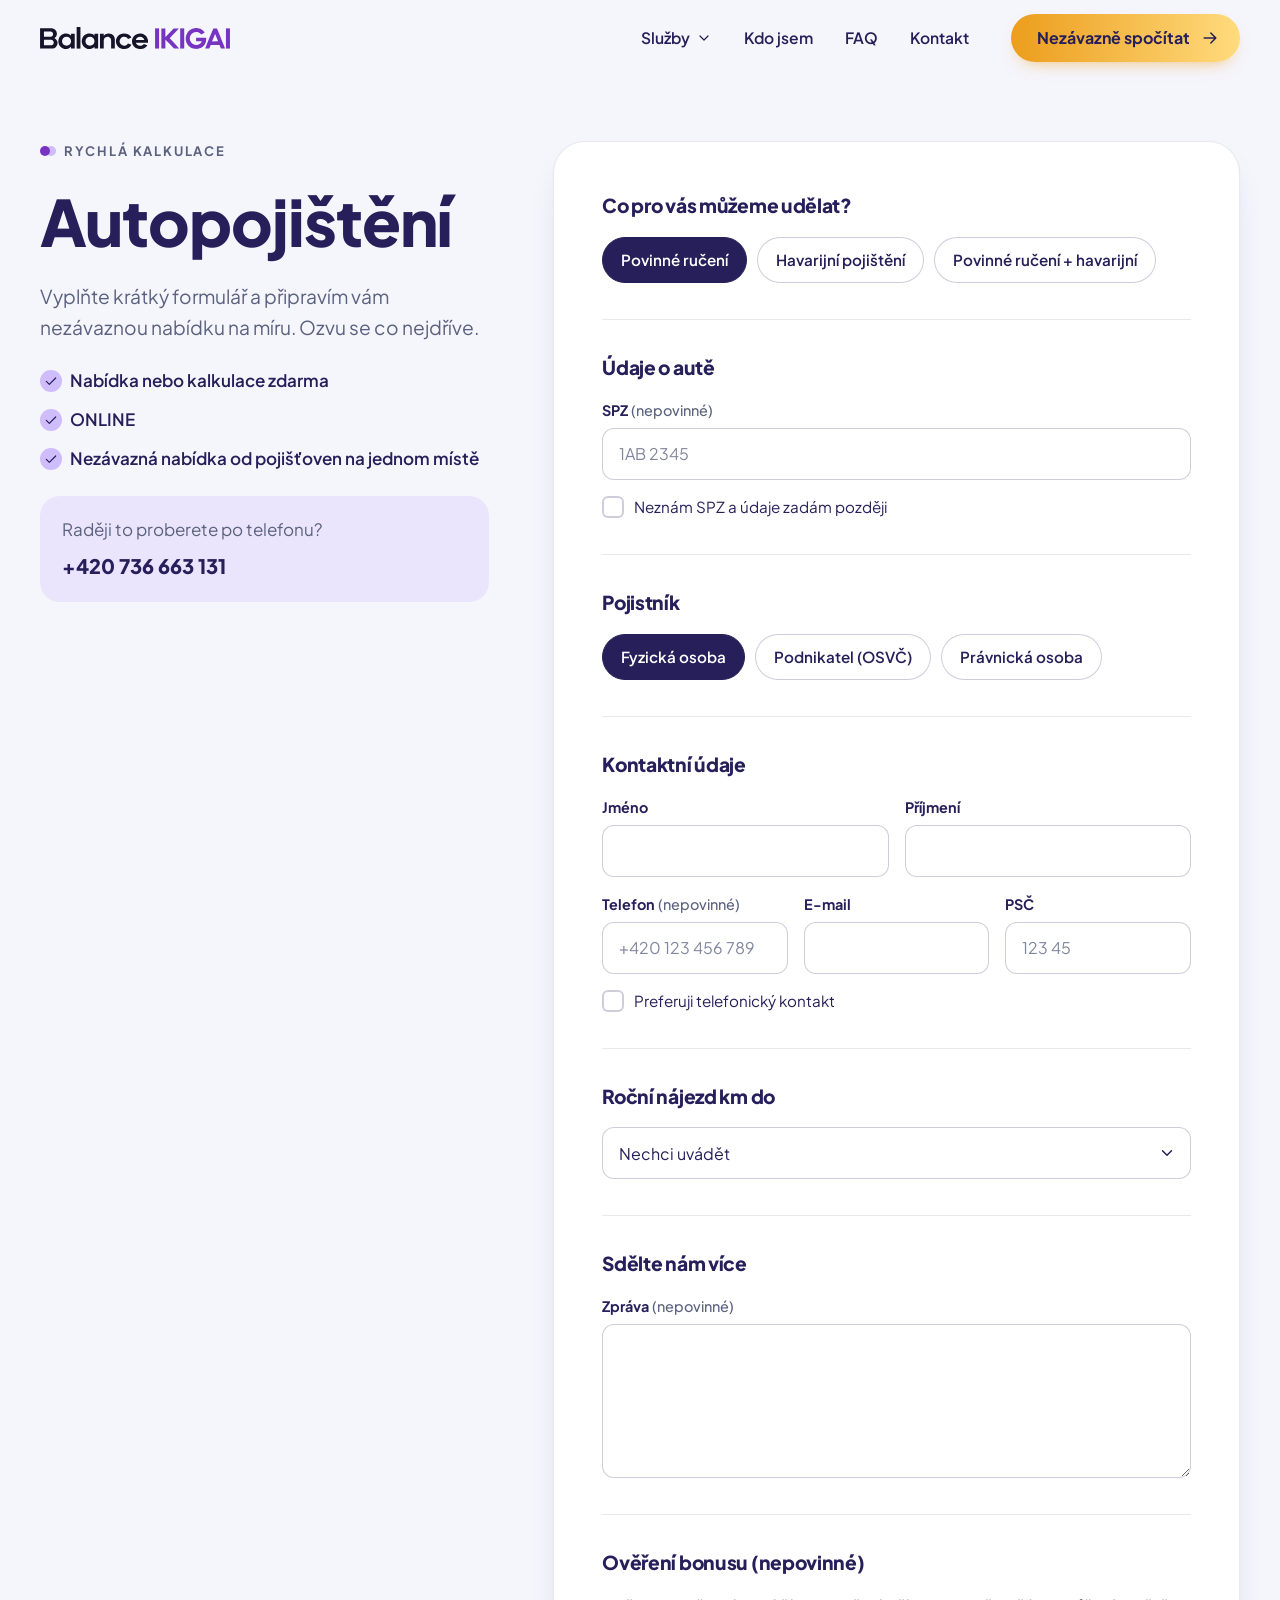
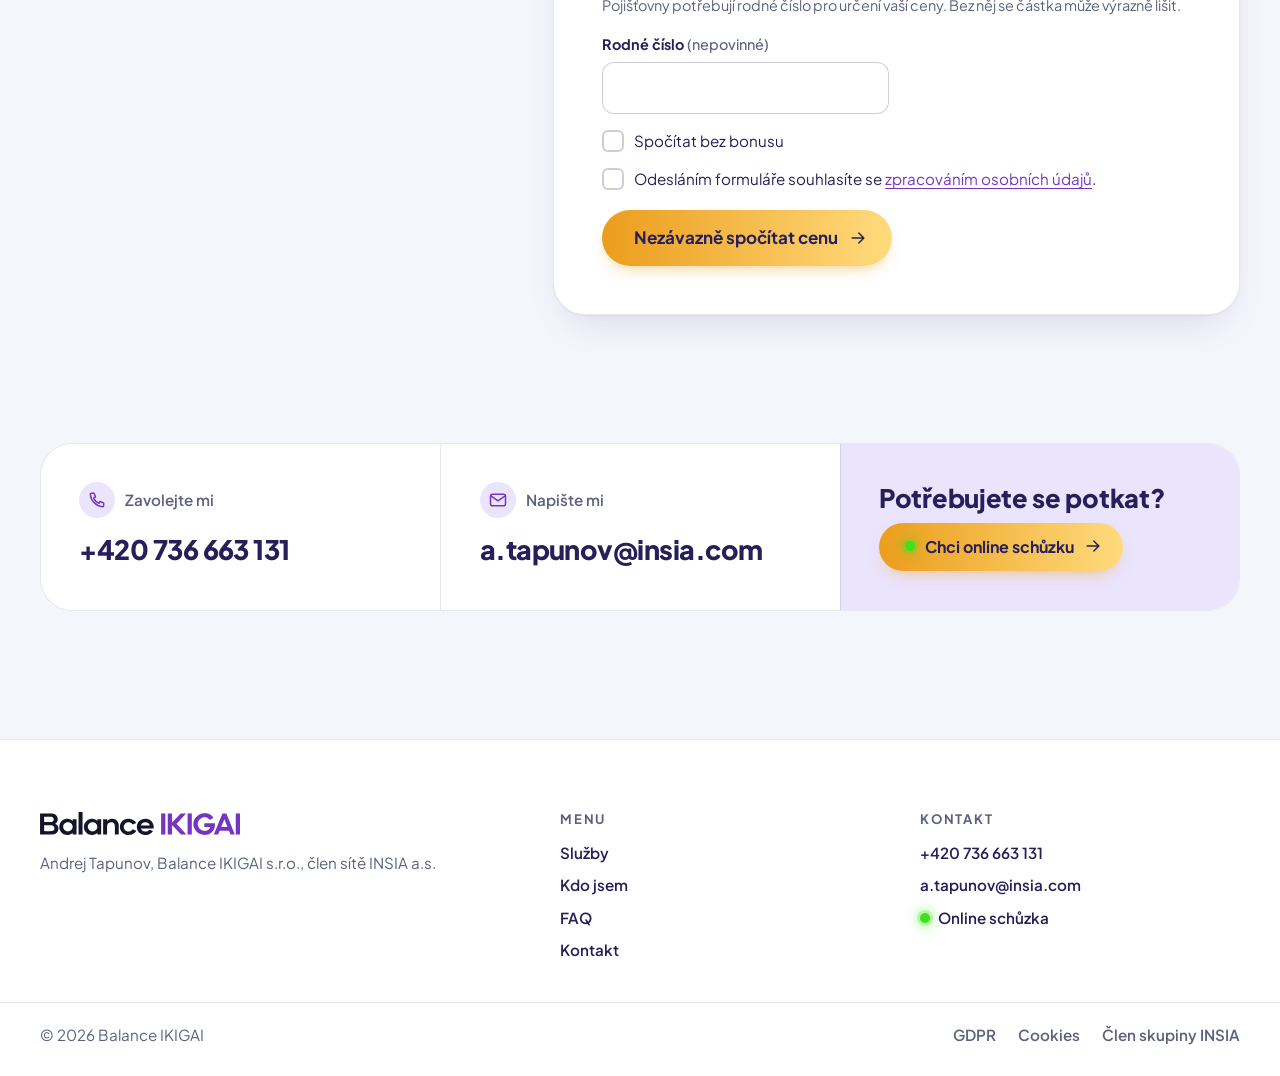
<file: autopojisteni.html>
<!doctype html>
<html lang="cs">
<head>
<meta charset="utf-8">
<meta name="viewport" content="width=device-width, initial-scale=1">
<title>Autopojištění – povinné ručení a havarijní | Balance IKIGAI</title>
<meta name="description" content="Rychlá a nezávazná kalkulace povinného ručení a havarijního pojištění. Srovnání nabídek pojišťoven zdarma a online.">
<link rel="canonical" href="https://www.balanceikigai.cz/autopojisteni">
<meta property="og:type" content="website">
<meta property="og:locale" content="cs_CZ">
<meta property="og:site_name" content="Balance IKIGAI">
<meta property="og:title" content="Autopojištění – povinné ručení a havarijní | Balance IKIGAI">
<meta property="og:description" content="Rychlá a nezávazná kalkulace povinného ručení a havarijního pojištění. Srovnání nabídek pojišťoven zdarma a online.">
<meta property="og:url" content="https://www.balanceikigai.cz/autopojisteni">
<!-- TODO: og:image (1200×630) dodá klient -->
<meta name="theme-color" content="#f5f5fc">
<!-- TODO: favicon je provizorní, finální dodá klient -->
<link rel="icon" href="assets/img/favicon.svg" type="image/svg+xml">
<link rel="preconnect" href="https://fonts.googleapis.com">
<link rel="preconnect" href="https://fonts.gstatic.com" crossorigin>
<link rel="stylesheet" href="https://fonts.googleapis.com/css2?family=Plus+Jakarta+Sans:wght@400;500;600;700;800&amp;display=swap">
<link rel="stylesheet" href="css/style.css">
<script>(function(d){d.className+=' js'+(matchMedia('(prefers-reduced-motion: reduce)').matches?'':' anim');setTimeout(function(){d.classList.remove('anim')},3000)})(document.documentElement)</script>
<script defer src="js/main.js"></script>
<script type="application/ld+json">
{
  "@context": "https://schema.org",
  "@type": "Service",
  "name": "Autopojištění",
  "description": "Rychlá a nezávazná kalkulace povinného ručení a havarijního pojištění. Srovnání nabídek pojišťoven zdarma a online.",
  "url": "https://www.balanceikigai.cz/autopojisteni",
  "serviceType": "Autopojištění",
  "areaServed": {
    "@type": "Country",
    "name": "Česká republika"
  },
  "provider": {
    "@type": "InsuranceAgency",
    "@id": "https://www.balanceikigai.cz/#agentura",
    "name": "Balance IKIGAI s.r.o.",
    "url": "https://www.balanceikigai.cz/"
  }
}
</script>
</head>
<body>
<a class="skip-link" href="#obsah">Přeskočit na obsah</a>
<header class="site-header">
  <div class="container header-inner">
    <a class="brand" href="./"><img src="assets/img/balance-ikigai.svg" alt="Balance IKIGAI – úvodní stránka" width="190" height="22"></a>
    <button class="nav-toggle" type="button" aria-expanded="false" aria-controls="site-nav"><span class="sr-only">Otevřít menu</span><span class="nav-toggle-bars" aria-hidden="true"></span></button>
    <nav id="site-nav" class="site-nav" aria-label="Hlavní navigace">
      <ul class="nav-list">
        <li class="has-sub">
          <button class="nav-link nav-sub-toggle" type="button" aria-expanded="false" aria-controls="nav-sluzby">Služby <svg class="i-chevron" viewBox="0 0 24 24" fill="none" stroke="currentColor" stroke-width="1.8" stroke-linecap="round" stroke-linejoin="round" aria-hidden="true" focusable="false"><path d="m6 9 6 6 6-6"/></svg></button>
          <ul id="nav-sluzby" class="nav-sub">
            <li><a href="autopojisteni.html" aria-current="page"><svg class="icon" viewBox="0 0 24 24" fill="none" stroke="currentColor" stroke-width="1.8" stroke-linecap="round" stroke-linejoin="round" aria-hidden="true" focusable="false"><path d="M3 16v-3.2a2 2 0 0 1 .4-1.2L5.6 8a2 2 0 0 1 1.6-.8h9.6a2 2 0 0 1 1.6.8l2.2 3.6a2 2 0 0 1 .4 1.2V16a1 1 0 0 1-1 1h-1.5M3 16a1 1 0 0 0 1 1h1.5M8.5 17h7"/><circle cx="7" cy="17" r="1.8"/><circle cx="17" cy="17" r="1.8"/><path d="M4 11.5h16"/></svg>Autopojištění</a></li>
            <li><a href="zivotni-urazove-pojisteni.html"><svg class="icon" viewBox="0 0 24 24" fill="none" stroke="currentColor" stroke-width="1.8" stroke-linecap="round" stroke-linejoin="round" aria-hidden="true" focusable="false"><path d="M12 20s-7.5-4.6-7.5-10.2A4.3 4.3 0 0 1 12 7a4.3 4.3 0 0 1 7.5 2.8C19.5 15.4 12 20 12 20z"/><path d="M8.5 12h2l1-2 1.5 4 1-2h1.5"/></svg>Životní / úrazové pojištění</a></li>
            <li><a href="pojisteni-majetku.html"><svg class="icon" viewBox="0 0 24 24" fill="none" stroke="currentColor" stroke-width="1.8" stroke-linecap="round" stroke-linejoin="round" aria-hidden="true" focusable="false"><path d="M3.5 10.5 12 4l8.5 6.5"/><path d="M5.5 9v10.5h13V9"/><path d="M10 19.5v-5h4v5"/></svg>Pojištění majetku</a></li>
            <li><a href="hypoteky.html"><svg class="icon" viewBox="0 0 24 24" fill="none" stroke="currentColor" stroke-width="1.8" stroke-linecap="round" stroke-linejoin="round" aria-hidden="true" focusable="false"><path d="M3.5 10.5 12 4l8.5 6.5"/><path d="M5.5 9v10.5h13V9"/><path d="m9.5 16.5 5-5"/><circle cx="10" cy="12" r=".9"/><circle cx="14" cy="16" r=".9"/></svg>Hypotéky a úvěry</a></li>
            <li><a href="cestovni-pojisteni.html"><svg class="icon" viewBox="0 0 24 24" fill="none" stroke="currentColor" stroke-width="1.8" stroke-linecap="round" stroke-linejoin="round" aria-hidden="true" focusable="false"><path d="M21 4 3 11.2l6.8 2.4L21 4z"/><path d="m21 4-4.8 15.5-6.4-5.9"/><path d="M9.8 13.6V19l2.8-3"/></svg>Cestovní pojištění</a></li>
            <li><a href="online-schuzka.html"><span class="icon icon-online" aria-hidden="true"><span class="online-dot"></span></span>Online schůzka</a></li>
          </ul>
        </li>
        <li><a class="nav-link" href="./#kdo-jsem">Kdo jsem</a></li>
        <li><a class="nav-link" href="./#faq">FAQ</a></li>
        <li><a class="nav-link" href="./#kontakt">Kontakt</a></li>
      </ul>
      <a class="btn nav-cta" href="./#spocitat">Nezávazně spočítat <svg class="i-arrow" viewBox="0 0 24 24" fill="none" stroke="currentColor" stroke-width="1.8" stroke-linecap="round" stroke-linejoin="round" aria-hidden="true" focusable="false"><path d="M5 12h14M13 6l6 6-6 6"/></svg></a>
    </nav>
  </div>
</header>
<main id="obsah" class="page">
  <div class="container">
    <div class="calc">
      <div class="calc-aside">
        <p class="eyebrow">Rychlá kalkulace</p>
        <h1>Autopojištění</h1>
        <p class="lead">Vyplňte krátký formulář a připravím vám nezávaznou nabídku na míru. Ozvu se co nejdříve.</p>
        <ul class="perks">
          <li><svg class="icon" viewBox="0 0 24 24" fill="none" stroke="currentColor" stroke-width="1.8" stroke-linecap="round" stroke-linejoin="round" aria-hidden="true" focusable="false"><path d="m5 12.5 4.5 4.5L19 7.5"/></svg>Nabídka nebo kalkulace zdarma</li>
          <li><svg class="icon" viewBox="0 0 24 24" fill="none" stroke="currentColor" stroke-width="1.8" stroke-linecap="round" stroke-linejoin="round" aria-hidden="true" focusable="false"><path d="m5 12.5 4.5 4.5L19 7.5"/></svg>ONLINE</li>
          <li><svg class="icon" viewBox="0 0 24 24" fill="none" stroke="currentColor" stroke-width="1.8" stroke-linecap="round" stroke-linejoin="round" aria-hidden="true" focusable="false"><path d="m5 12.5 4.5 4.5L19 7.5"/></svg>Nezávazná nabídka od pojišťoven na jednom místě</li>
        </ul>
        <p class="calc-help"><span class="muted">Raději to proberete po telefonu?</span><a href="tel:+420736663131">+420&nbsp;736&nbsp;663&nbsp;131</a></p>
      </div>
      <div class="form-card">
        <form class="form" action="https://api.web3forms.com/submit" method="post">
          <!-- TODO: access_key si klient vygeneruje na web3forms.com pro a.tapunov@insia.com -->
          <input type="hidden" name="access_key" value="DOPLNIT_WEB3FORMS_ACCESS_KEY">
          <input type="hidden" name="subject" value="Poptávka z webu: Autopojištění">
          <input type="hidden" name="from_name" value="Balance IKIGAI – web">
          <input type="hidden" name="redirect" value="https://www.balanceikigai.cz/dekujeme">
          <!-- honeypot proti spamu (web3forms) -->
          <input type="checkbox" name="botcheck" class="hp" tabindex="-1" autocomplete="off">
        <fieldset class="fs">
          <legend>Co pro vás můžeme udělat?</legend>
          <div class="pills">
              <label class="pill"><input type="radio" name="Typ-pojisteni" value="Povinné ručení" checked><span>Povinné ručení</span></label>
              <label class="pill"><input type="radio" name="Typ-pojisteni" value="Havarijní pojištění"><span>Havarijní pojištění</span></label>
              <label class="pill"><input type="radio" name="Typ-pojisteni" value="Povinné ručení + havarijní"><span>Povinné ručení + havarijní</span></label>
          </div>
        </fieldset>
        <fieldset class="fs">
          <legend>Údaje o autě</legend>
          <div class="field"><label for="spz">SPZ <span class="opt">(nepovinné)</span></label><input id="spz" name="SPZ" type="text" placeholder="1AB 2345" maxlength="9" autocomplete="off" autocapitalize="characters" spellcheck="false" data-format="spz" data-prefill="predvyplnit"></div>
          <label class="check"><input type="checkbox" name="Neznam-SPZ" value="Ano" data-prefill-check="souhlas"> Neznám SPZ a údaje zadám později</label>
        </fieldset>
        <fieldset class="fs">
          <legend>Pojistník</legend>
          <div class="pills">
              <label class="pill"><input type="radio" name="Pojistnik" value="Fyzická osoba" checked><span>Fyzická osoba</span></label>
              <label class="pill"><input type="radio" name="Pojistnik" value="Podnikatel (OSVČ)"><span>Podnikatel (OSVČ)</span></label>
              <label class="pill"><input type="radio" name="Pojistnik" value="Právnická osoba"><span>Právnická osoba</span></label>
          </div>
        </fieldset>
        <fieldset class="fs">
          <legend>Kontaktní údaje</legend>
          <fieldset class="subset" data-show-if="Pojistnik=Fyzická osoba">
            <div class="fields">
              <div class="field"><label for="jmeno">Jméno</label><input id="jmeno" name="Jmeno" type="text" required autocomplete="given-name" maxlength="100"></div>
              <div class="field"><label for="prijmeni">Příjmení</label><input id="prijmeni" name="Prijmeni" type="text" required autocomplete="family-name" maxlength="100"></div>
            </div>
          </fieldset>
          <fieldset class="subset" data-show-if="Pojistnik=Podnikatel (OSVČ)|Právnická osoba" hidden disabled>
            <div class="fields">
              <div class="field"><label for="ic">IČ</label><input id="ic" name="IC" type="text" required inputmode="numeric" maxlength="8" pattern="[0-9]{8}" title="IČ má 8 číslic" autocomplete="off"></div>
              <div class="field"><label for="kontaktni-osoba">Kontaktní osoba</label><input id="kontaktni-osoba" name="Kontaktni-osoba" type="text" required autocomplete="name" maxlength="100"></div>
            </div>
            <label class="check"><input type="checkbox" name="Platce-DPH" value="Ano"> Plátce DPH</label>
          </fieldset>
          <div class="fields three">
            <div class="field"><label for="telefon">Telefon <span class="opt">(nepovinné)</span></label><input id="telefon" name="Telefon" type="tel" autocomplete="tel" inputmode="tel" maxlength="17" placeholder="+420 123 456 789" pattern="\+?[0-9 ]{9,17}" title="Telefon ve tvaru +420 123 456 789" data-format="phone"></div>
            <div class="field"><label for="email">E-mail</label><input id="email" name="E-mail" type="email" required autocomplete="email" maxlength="200"></div>
            <div class="field"><label for="psc">PSČ</label><input id="psc" name="PSC" type="text" required autocomplete="postal-code" inputmode="numeric" maxlength="6" placeholder="123 45" pattern="[0-9]{3} ?[0-9]{2}" title="PSČ ve tvaru 123 45" data-format="psc"></div>
          </div>
          <label class="check"><input type="checkbox" name="Preferuji-telefonicky-kontakt" value="Ano"> Preferuji telefonický kontakt</label>
        </fieldset>
        <fieldset class="fs">
          <legend>Roční nájezd km do</legend>
          <div class="field"><label class="sr-only" for="najezd">Roční nájezd km do</label><select id="najezd" name="Rocni-najezd-km">
              <option value="Nechci uvádět">Nechci uvádět</option>
              <option value="5 000 km">5 000 km</option>
              <option value="7 500 km">7 500 km</option>
              <option value="10 000 km">10 000 km</option>
              <option value="12 500 km">12 500 km</option>
              <option value="15 000 km">15 000 km</option>
              <option value="20 000 km">20 000 km</option>
              <option value="25 000 km">25 000 km</option>
              <option value="Více než 25 000 km">Více než 25 000 km</option>
          </select></div>
        </fieldset>
        <fieldset class="fs">
          <legend>Sdělte nám více</legend>
          <div class="field"><label for="zprava">Zpráva <span class="opt">(nepovinné)</span></label><textarea id="zprava" name="Zprava" maxlength="5000" rows="5"></textarea></div>
        </fieldset>
        <fieldset class="fs">
          <legend>Ověření bonusu <span class="opt">(nepovinné)</span></legend>
          <p class="fs-note">Pojišťovny potřebují rodné číslo pro určení vaší ceny. Bez něj se částka může výrazně lišit.</p>
          <div class="fields">
            <div class="field"><label for="rodne-cislo">Rodné číslo <span class="opt">(nepovinné)</span></label><input id="rodne-cislo" name="Rodne-cislo" type="text" inputmode="numeric" maxlength="11" pattern="[0-9]{6}/?[0-9]{3,4}" title="Rodné číslo ve tvaru 123456/7890" autocomplete="off"></div>
          </div>
          <label class="check"><input type="checkbox" name="Bonus" value="nechci bonus"> Spočítat bez bonusu</label>
        </fieldset>
        <div class="form-foot">
          <label class="check"><input type="checkbox" name="GDPR-Souhlas" value="Ano" required> <span>Odesláním formuláře souhlasíte se <a href="gdpr.html" target="_blank" rel="noopener">zpracováním osobních údajů</a>.</span></label>
          <button class="btn btn-lg" type="submit">Nezávazně spočítat cenu <svg class="i-arrow" viewBox="0 0 24 24" fill="none" stroke="currentColor" stroke-width="1.8" stroke-linecap="round" stroke-linejoin="round" aria-hidden="true" focusable="false"><path d="M5 12h14M13 6l6 6-6 6"/></svg></button>
        </div>
        </form>
      </div>
    </div>
  </div>
  <section class="section" aria-label="Kontakt" style="padding-bottom:0">
    <div class="container">
      <div class="contact-band">
        <div class="contact-cell">
          <span class="label"><svg class="icon" viewBox="0 0 24 24" fill="none" stroke="currentColor" stroke-width="1.8" stroke-linecap="round" stroke-linejoin="round" aria-hidden="true" focusable="false"><path d="M5 4h3.5l1.7 4.3-2.2 1.4a11 11 0 0 0 6.3 6.3l1.4-2.2L20 15.5V19a1 1 0 0 1-1.1 1A16 16 0 0 1 4 5.1 1 1 0 0 1 5 4z"/></svg>Zavolejte mi</span>
          <a class="big" href="tel:+420736663131">+420&nbsp;736&nbsp;663&nbsp;131</a>
        </div>
        <div class="contact-cell">
          <span class="label"><svg class="icon" viewBox="0 0 24 24" fill="none" stroke="currentColor" stroke-width="1.8" stroke-linecap="round" stroke-linejoin="round" aria-hidden="true" focusable="false"><rect x="3" y="5" width="18" height="14" rx="2.5"/><path d="m3.5 7 8.5 6 8.5-6"/></svg>Napište mi</span>
          <a class="big" href="mailto:a.tapunov@insia.com?subject=Dotaz">a.tapunov@insia.com</a>
        </div>
        <div class="contact-cell accent">
          <h2>Potřebujete se potkat?</h2>
          <a class="btn" href="online-schuzka.html"><span class="online-dot" aria-hidden="true"></span>Chci online schůzku <svg class="i-arrow" viewBox="0 0 24 24" fill="none" stroke="currentColor" stroke-width="1.8" stroke-linecap="round" stroke-linejoin="round" aria-hidden="true" focusable="false"><path d="M5 12h14M13 6l6 6-6 6"/></svg></a>
        </div>
      </div>
    </div>
  </section>
</main>
<footer class="site-footer">
  <div class="container footer-grid">
    <div class="footer-brand">
      <a href="./"><img src="assets/img/balance-ikigai.svg" alt="Balance IKIGAI – úvodní stránka" width="200" height="24" loading="lazy"></a>
      <p>Andrej Tapunov, Balance IKIGAI s.r.o., člen sítě INSIA a.s.</p>
      <!-- TODO: identifikační údaje (IČ, adresa, registrace ČNB) dodá klient -->
    </div>
    <nav class="footer-col" aria-label="Patička">
      <h2>Menu</h2>
      <ul>
        <li><a href="./#spocitat">Služby</a></li>
        <li><a href="./#kdo-jsem">Kdo jsem</a></li>
        <li><a href="./#faq">FAQ</a></li>
        <li><a href="./#kontakt">Kontakt</a></li>
      </ul>
    </nav>
    <div class="footer-col">
      <h2>Kontakt</h2>
      <ul>
        <li><a href="tel:+420736663131">+420&nbsp;736&nbsp;663&nbsp;131</a></li>
        <li><a href="mailto:a.tapunov@insia.com">a.tapunov@insia.com</a></li>
        <li><a href="online-schuzka.html"><span class="online-dot" aria-hidden="true"></span>Online schůzka</a></li>
      </ul>
    </div>
  </div>
  <div class="container footer-bottom">
    <p>© 2026 Balance IKIGAI</p>
    <ul>
      <li><a href="gdpr.html">GDPR</a></li>
      <li><a href="zasady-pouzivani-cookies.html">Cookies</a></li>
      <li><a href="https://www.insia.cz" target="_blank" rel="noopener">Člen skupiny INSIA</a></li>
    </ul>
  </div>
</footer>
</body>
</html>
</file>
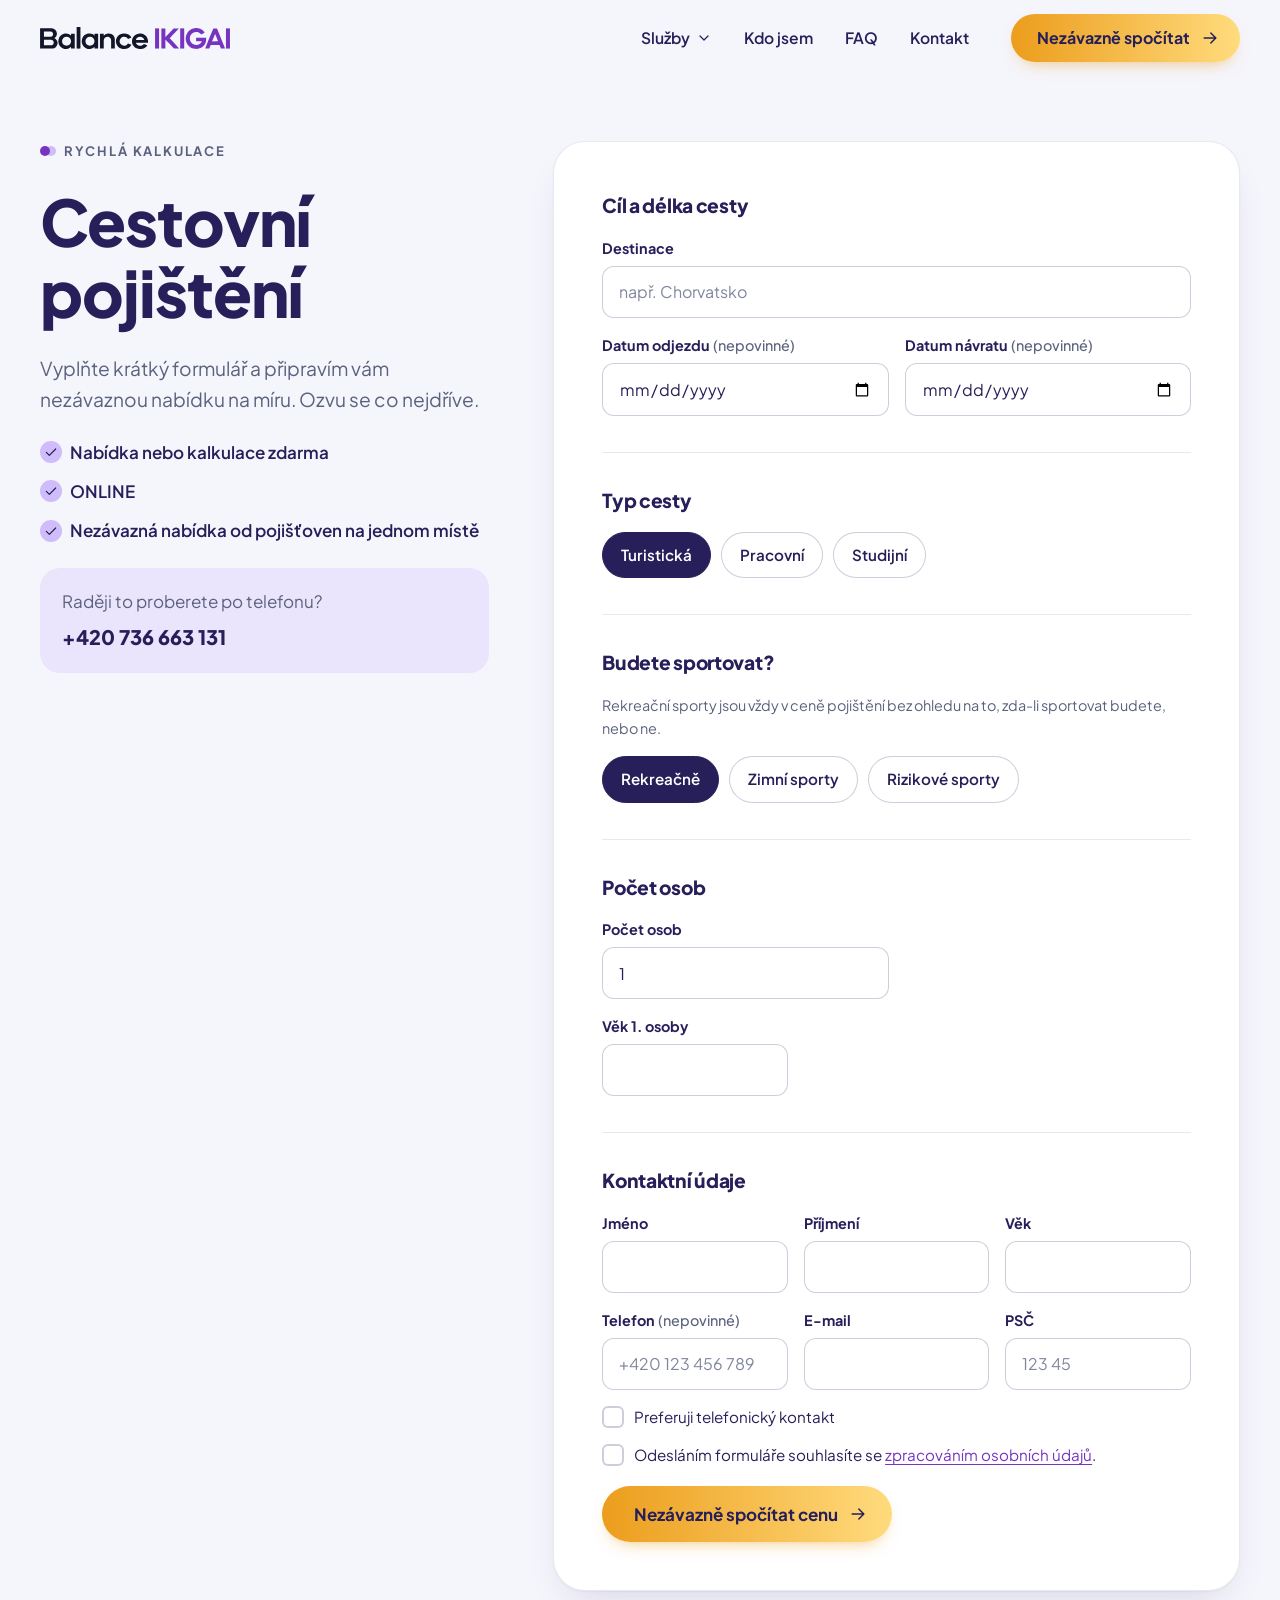
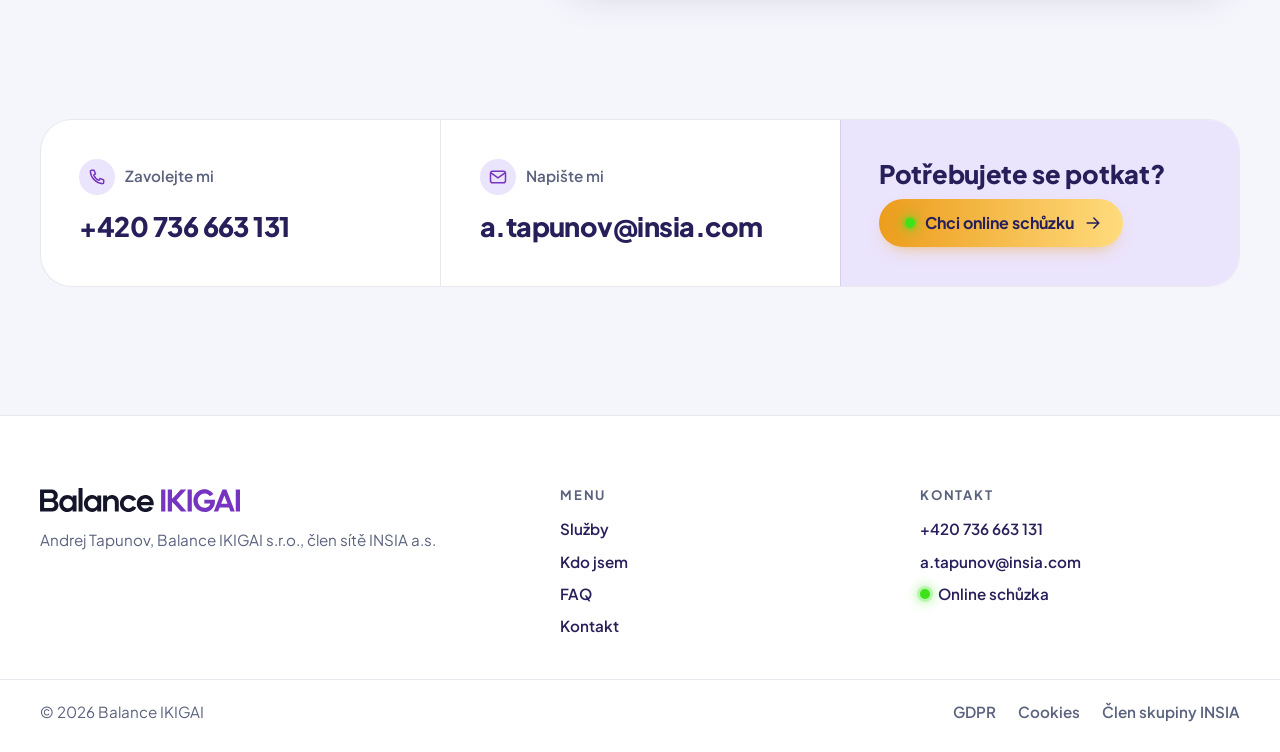
<file: cestovni-pojisteni.html>
<!doctype html>
<html lang="cs">
<head>
<meta charset="utf-8">
<meta name="viewport" content="width=device-width, initial-scale=1">
<title>Cestovní pojištění – rychlá kalkulace | Balance IKIGAI</title>
<meta name="description" content="Rychlá kalkulace cestovního pojištění pro turistické, pracovní i studijní cesty, včetně zimních a rizikových sportů.">
<link rel="canonical" href="https://www.balanceikigai.cz/cestovni-pojisteni">
<meta property="og:type" content="website">
<meta property="og:locale" content="cs_CZ">
<meta property="og:site_name" content="Balance IKIGAI">
<meta property="og:title" content="Cestovní pojištění – rychlá kalkulace | Balance IKIGAI">
<meta property="og:description" content="Rychlá kalkulace cestovního pojištění pro turistické, pracovní i studijní cesty, včetně zimních a rizikových sportů.">
<meta property="og:url" content="https://www.balanceikigai.cz/cestovni-pojisteni">
<!-- TODO: og:image (1200×630) dodá klient -->
<meta name="theme-color" content="#f5f5fc">
<!-- TODO: favicon je provizorní, finální dodá klient -->
<link rel="icon" href="assets/img/favicon.svg" type="image/svg+xml">
<link rel="preconnect" href="https://fonts.googleapis.com">
<link rel="preconnect" href="https://fonts.gstatic.com" crossorigin>
<link rel="stylesheet" href="https://fonts.googleapis.com/css2?family=Plus+Jakarta+Sans:wght@400;500;600;700;800&amp;display=swap">
<link rel="stylesheet" href="css/style.css">
<script>(function(d){d.className+=' js'+(matchMedia('(prefers-reduced-motion: reduce)').matches?'':' anim');setTimeout(function(){d.classList.remove('anim')},3000)})(document.documentElement)</script>
<script defer src="js/main.js"></script>
<script type="application/ld+json">
{
  "@context": "https://schema.org",
  "@type": "Service",
  "name": "Cestovní pojištění",
  "description": "Rychlá kalkulace cestovního pojištění pro turistické, pracovní i studijní cesty, včetně zimních a rizikových sportů.",
  "url": "https://www.balanceikigai.cz/cestovni-pojisteni",
  "serviceType": "Cestovní pojištění",
  "areaServed": {
    "@type": "Country",
    "name": "Česká republika"
  },
  "provider": {
    "@type": "InsuranceAgency",
    "@id": "https://www.balanceikigai.cz/#agentura",
    "name": "Balance IKIGAI s.r.o.",
    "url": "https://www.balanceikigai.cz/"
  }
}
</script>
</head>
<body>
<a class="skip-link" href="#obsah">Přeskočit na obsah</a>
<header class="site-header">
  <div class="container header-inner">
    <a class="brand" href="./"><img src="assets/img/balance-ikigai.svg" alt="Balance IKIGAI – úvodní stránka" width="190" height="22"></a>
    <button class="nav-toggle" type="button" aria-expanded="false" aria-controls="site-nav"><span class="sr-only">Otevřít menu</span><span class="nav-toggle-bars" aria-hidden="true"></span></button>
    <nav id="site-nav" class="site-nav" aria-label="Hlavní navigace">
      <ul class="nav-list">
        <li class="has-sub">
          <button class="nav-link nav-sub-toggle" type="button" aria-expanded="false" aria-controls="nav-sluzby">Služby <svg class="i-chevron" viewBox="0 0 24 24" fill="none" stroke="currentColor" stroke-width="1.8" stroke-linecap="round" stroke-linejoin="round" aria-hidden="true" focusable="false"><path d="m6 9 6 6 6-6"/></svg></button>
          <ul id="nav-sluzby" class="nav-sub">
            <li><a href="autopojisteni.html"><svg class="icon" viewBox="0 0 24 24" fill="none" stroke="currentColor" stroke-width="1.8" stroke-linecap="round" stroke-linejoin="round" aria-hidden="true" focusable="false"><path d="M3 16v-3.2a2 2 0 0 1 .4-1.2L5.6 8a2 2 0 0 1 1.6-.8h9.6a2 2 0 0 1 1.6.8l2.2 3.6a2 2 0 0 1 .4 1.2V16a1 1 0 0 1-1 1h-1.5M3 16a1 1 0 0 0 1 1h1.5M8.5 17h7"/><circle cx="7" cy="17" r="1.8"/><circle cx="17" cy="17" r="1.8"/><path d="M4 11.5h16"/></svg>Autopojištění</a></li>
            <li><a href="zivotni-urazove-pojisteni.html"><svg class="icon" viewBox="0 0 24 24" fill="none" stroke="currentColor" stroke-width="1.8" stroke-linecap="round" stroke-linejoin="round" aria-hidden="true" focusable="false"><path d="M12 20s-7.5-4.6-7.5-10.2A4.3 4.3 0 0 1 12 7a4.3 4.3 0 0 1 7.5 2.8C19.5 15.4 12 20 12 20z"/><path d="M8.5 12h2l1-2 1.5 4 1-2h1.5"/></svg>Životní / úrazové pojištění</a></li>
            <li><a href="pojisteni-majetku.html"><svg class="icon" viewBox="0 0 24 24" fill="none" stroke="currentColor" stroke-width="1.8" stroke-linecap="round" stroke-linejoin="round" aria-hidden="true" focusable="false"><path d="M3.5 10.5 12 4l8.5 6.5"/><path d="M5.5 9v10.5h13V9"/><path d="M10 19.5v-5h4v5"/></svg>Pojištění majetku</a></li>
            <li><a href="hypoteky.html"><svg class="icon" viewBox="0 0 24 24" fill="none" stroke="currentColor" stroke-width="1.8" stroke-linecap="round" stroke-linejoin="round" aria-hidden="true" focusable="false"><path d="M3.5 10.5 12 4l8.5 6.5"/><path d="M5.5 9v10.5h13V9"/><path d="m9.5 16.5 5-5"/><circle cx="10" cy="12" r=".9"/><circle cx="14" cy="16" r=".9"/></svg>Hypotéky a úvěry</a></li>
            <li><a href="cestovni-pojisteni.html" aria-current="page"><svg class="icon" viewBox="0 0 24 24" fill="none" stroke="currentColor" stroke-width="1.8" stroke-linecap="round" stroke-linejoin="round" aria-hidden="true" focusable="false"><path d="M21 4 3 11.2l6.8 2.4L21 4z"/><path d="m21 4-4.8 15.5-6.4-5.9"/><path d="M9.8 13.6V19l2.8-3"/></svg>Cestovní pojištění</a></li>
            <li><a href="online-schuzka.html"><span class="icon icon-online" aria-hidden="true"><span class="online-dot"></span></span>Online schůzka</a></li>
          </ul>
        </li>
        <li><a class="nav-link" href="./#kdo-jsem">Kdo jsem</a></li>
        <li><a class="nav-link" href="./#faq">FAQ</a></li>
        <li><a class="nav-link" href="./#kontakt">Kontakt</a></li>
      </ul>
      <a class="btn nav-cta" href="./#spocitat">Nezávazně spočítat <svg class="i-arrow" viewBox="0 0 24 24" fill="none" stroke="currentColor" stroke-width="1.8" stroke-linecap="round" stroke-linejoin="round" aria-hidden="true" focusable="false"><path d="M5 12h14M13 6l6 6-6 6"/></svg></a>
    </nav>
  </div>
</header>
<main id="obsah" class="page">
  <div class="container">
    <div class="calc">
      <div class="calc-aside">
        <p class="eyebrow">Rychlá kalkulace</p>
        <h1>Cestovní pojištění</h1>
        <p class="lead">Vyplňte krátký formulář a připravím vám nezávaznou nabídku na míru. Ozvu se co nejdříve.</p>
        <ul class="perks">
          <li><svg class="icon" viewBox="0 0 24 24" fill="none" stroke="currentColor" stroke-width="1.8" stroke-linecap="round" stroke-linejoin="round" aria-hidden="true" focusable="false"><path d="m5 12.5 4.5 4.5L19 7.5"/></svg>Nabídka nebo kalkulace zdarma</li>
          <li><svg class="icon" viewBox="0 0 24 24" fill="none" stroke="currentColor" stroke-width="1.8" stroke-linecap="round" stroke-linejoin="round" aria-hidden="true" focusable="false"><path d="m5 12.5 4.5 4.5L19 7.5"/></svg>ONLINE</li>
          <li><svg class="icon" viewBox="0 0 24 24" fill="none" stroke="currentColor" stroke-width="1.8" stroke-linecap="round" stroke-linejoin="round" aria-hidden="true" focusable="false"><path d="m5 12.5 4.5 4.5L19 7.5"/></svg>Nezávazná nabídka od pojišťoven na jednom místě</li>
        </ul>
        <p class="calc-help"><span class="muted">Raději to proberete po telefonu?</span><a href="tel:+420736663131">+420&nbsp;736&nbsp;663&nbsp;131</a></p>
      </div>
      <div class="form-card">
        <form class="form" action="https://api.web3forms.com/submit" method="post">
          <!-- TODO: access_key si klient vygeneruje na web3forms.com pro a.tapunov@insia.com -->
          <input type="hidden" name="access_key" value="DOPLNIT_WEB3FORMS_ACCESS_KEY">
          <input type="hidden" name="subject" value="Poptávka z webu: Cestovní pojištění">
          <input type="hidden" name="from_name" value="Balance IKIGAI – web">
          <input type="hidden" name="redirect" value="https://www.balanceikigai.cz/dekujeme">
          <!-- honeypot proti spamu (web3forms) -->
          <input type="checkbox" name="botcheck" class="hp" tabindex="-1" autocomplete="off">
        <fieldset class="fs">
          <legend>Cíl a délka cesty</legend>
          <div class="field"><label for="destinace">Destinace</label><input id="destinace" name="Destinace" type="text" required maxlength="200" placeholder="např. Chorvatsko"></div>
          <div class="fields">
            <div class="field"><label for="odjezd">Datum odjezdu <span class="opt">(nepovinné)</span></label><input id="odjezd" name="Datum-odjezdu" type="date" data-min-today></div>
            <div class="field"><label for="navrat">Datum návratu <span class="opt">(nepovinné)</span></label><input id="navrat" name="Datum-navratu" type="date" data-min-today></div>
          </div>
        </fieldset>
        <fieldset class="fs">
          <legend>Typ cesty</legend>
          <div class="pills">
              <label class="pill"><input type="radio" name="Typ-cesty" value="Turistická" checked><span>Turistická</span></label>
              <label class="pill"><input type="radio" name="Typ-cesty" value="Pracovní"><span>Pracovní</span></label>
              <label class="pill"><input type="radio" name="Typ-cesty" value="Studijní"><span>Studijní</span></label>
          </div>
        </fieldset>
        <fieldset class="fs">
          <legend>Budete sportovat?</legend>
            <p class="fs-note">Rekreační sporty jsou vždy v ceně pojištění bez ohledu na to, zda-li sportovat budete, nebo ne.</p>
          <div class="pills">
              <label class="pill"><input type="radio" name="Budete-sportovat" value="Rekreačně" checked><span>Rekreačně</span></label>
              <label class="pill"><input type="radio" name="Budete-sportovat" value="Zimní sporty"><span>Zimní sporty</span></label>
              <label class="pill"><input type="radio" name="Budete-sportovat" value="Rizikové sporty"><span>Rizikové sporty</span></label>
          </div>
        </fieldset>
        <fieldset class="fs">
          <legend>Počet osob</legend>
          <div class="fields">
            <div class="field"><label for="pocet-osob">Počet osob</label><input id="pocet-osob" name="Pocet-osob" type="number" required min="1" max="10" value="1" inputmode="numeric" data-persons="vek-osob"></div>
          </div>
          <div class="fields three" id="vek-osob">
            <div class="field"><label for="vek-osoby-1">Věk 1. osoby</label><input id="vek-osoby-1" name="Vek-1.-osoby" type="number" required min="0" max="120" inputmode="numeric"></div>
          </div>
        </fieldset>
        <fieldset class="fs">
          <legend>Kontaktní údaje</legend>
            <div class="fields three">
              <div class="field"><label for="jmeno">Jméno</label><input id="jmeno" name="Jmeno" type="text" required autocomplete="given-name" maxlength="100"></div>
              <div class="field"><label for="prijmeni">Příjmení</label><input id="prijmeni" name="Prijmeni" type="text" required autocomplete="family-name" maxlength="100"></div>
              <div class="field"><label for="vek">Věk</label><input id="vek" name="Vek" type="number" required min="0" max="120" inputmode="numeric"></div>
            </div>
          <div class="fields three">
            <div class="field"><label for="telefon">Telefon <span class="opt">(nepovinné)</span></label><input id="telefon" name="Telefon" type="tel" autocomplete="tel" inputmode="tel" maxlength="17" placeholder="+420 123 456 789" pattern="\+?[0-9 ]{9,17}" title="Telefon ve tvaru +420 123 456 789" data-format="phone"></div>
            <div class="field"><label for="email">E-mail</label><input id="email" name="E-mail" type="email" required autocomplete="email" maxlength="200"></div>
            <div class="field"><label for="psc">PSČ</label><input id="psc" name="PSC" type="text" required autocomplete="postal-code" inputmode="numeric" maxlength="6" placeholder="123 45" pattern="[0-9]{3} ?[0-9]{2}" title="PSČ ve tvaru 123 45" data-format="psc"></div>
          </div>
          <label class="check"><input type="checkbox" name="Preferuji-telefonicky-kontakt" value="Ano"> Preferuji telefonický kontakt</label>
        </fieldset>
        <div class="form-foot">
          <label class="check"><input type="checkbox" name="GDPR-Souhlas" value="Ano" required> <span>Odesláním formuláře souhlasíte se <a href="gdpr.html" target="_blank" rel="noopener">zpracováním osobních údajů</a>.</span></label>
          <button class="btn btn-lg" type="submit">Nezávazně spočítat cenu <svg class="i-arrow" viewBox="0 0 24 24" fill="none" stroke="currentColor" stroke-width="1.8" stroke-linecap="round" stroke-linejoin="round" aria-hidden="true" focusable="false"><path d="M5 12h14M13 6l6 6-6 6"/></svg></button>
        </div>
        </form>
      </div>
    </div>
  </div>
  <section class="section" aria-label="Kontakt" style="padding-bottom:0">
    <div class="container">
      <div class="contact-band">
        <div class="contact-cell">
          <span class="label"><svg class="icon" viewBox="0 0 24 24" fill="none" stroke="currentColor" stroke-width="1.8" stroke-linecap="round" stroke-linejoin="round" aria-hidden="true" focusable="false"><path d="M5 4h3.5l1.7 4.3-2.2 1.4a11 11 0 0 0 6.3 6.3l1.4-2.2L20 15.5V19a1 1 0 0 1-1.1 1A16 16 0 0 1 4 5.1 1 1 0 0 1 5 4z"/></svg>Zavolejte mi</span>
          <a class="big" href="tel:+420736663131">+420&nbsp;736&nbsp;663&nbsp;131</a>
        </div>
        <div class="contact-cell">
          <span class="label"><svg class="icon" viewBox="0 0 24 24" fill="none" stroke="currentColor" stroke-width="1.8" stroke-linecap="round" stroke-linejoin="round" aria-hidden="true" focusable="false"><rect x="3" y="5" width="18" height="14" rx="2.5"/><path d="m3.5 7 8.5 6 8.5-6"/></svg>Napište mi</span>
          <a class="big" href="mailto:a.tapunov@insia.com?subject=Dotaz">a.tapunov@insia.com</a>
        </div>
        <div class="contact-cell accent">
          <h2>Potřebujete se potkat?</h2>
          <a class="btn" href="online-schuzka.html"><span class="online-dot" aria-hidden="true"></span>Chci online schůzku <svg class="i-arrow" viewBox="0 0 24 24" fill="none" stroke="currentColor" stroke-width="1.8" stroke-linecap="round" stroke-linejoin="round" aria-hidden="true" focusable="false"><path d="M5 12h14M13 6l6 6-6 6"/></svg></a>
        </div>
      </div>
    </div>
  </section>
</main>
<footer class="site-footer">
  <div class="container footer-grid">
    <div class="footer-brand">
      <a href="./"><img src="assets/img/balance-ikigai.svg" alt="Balance IKIGAI – úvodní stránka" width="200" height="24" loading="lazy"></a>
      <p>Andrej Tapunov, Balance IKIGAI s.r.o., člen sítě INSIA a.s.</p>
      <!-- TODO: identifikační údaje (IČ, adresa, registrace ČNB) dodá klient -->
    </div>
    <nav class="footer-col" aria-label="Patička">
      <h2>Menu</h2>
      <ul>
        <li><a href="./#spocitat">Služby</a></li>
        <li><a href="./#kdo-jsem">Kdo jsem</a></li>
        <li><a href="./#faq">FAQ</a></li>
        <li><a href="./#kontakt">Kontakt</a></li>
      </ul>
    </nav>
    <div class="footer-col">
      <h2>Kontakt</h2>
      <ul>
        <li><a href="tel:+420736663131">+420&nbsp;736&nbsp;663&nbsp;131</a></li>
        <li><a href="mailto:a.tapunov@insia.com">a.tapunov@insia.com</a></li>
        <li><a href="online-schuzka.html"><span class="online-dot" aria-hidden="true"></span>Online schůzka</a></li>
      </ul>
    </div>
  </div>
  <div class="container footer-bottom">
    <p>© 2026 Balance IKIGAI</p>
    <ul>
      <li><a href="gdpr.html">GDPR</a></li>
      <li><a href="zasady-pouzivani-cookies.html">Cookies</a></li>
      <li><a href="https://www.insia.cz" target="_blank" rel="noopener">Člen skupiny INSIA</a></li>
    </ul>
  </div>
</footer>
</body>
</html>
</file>
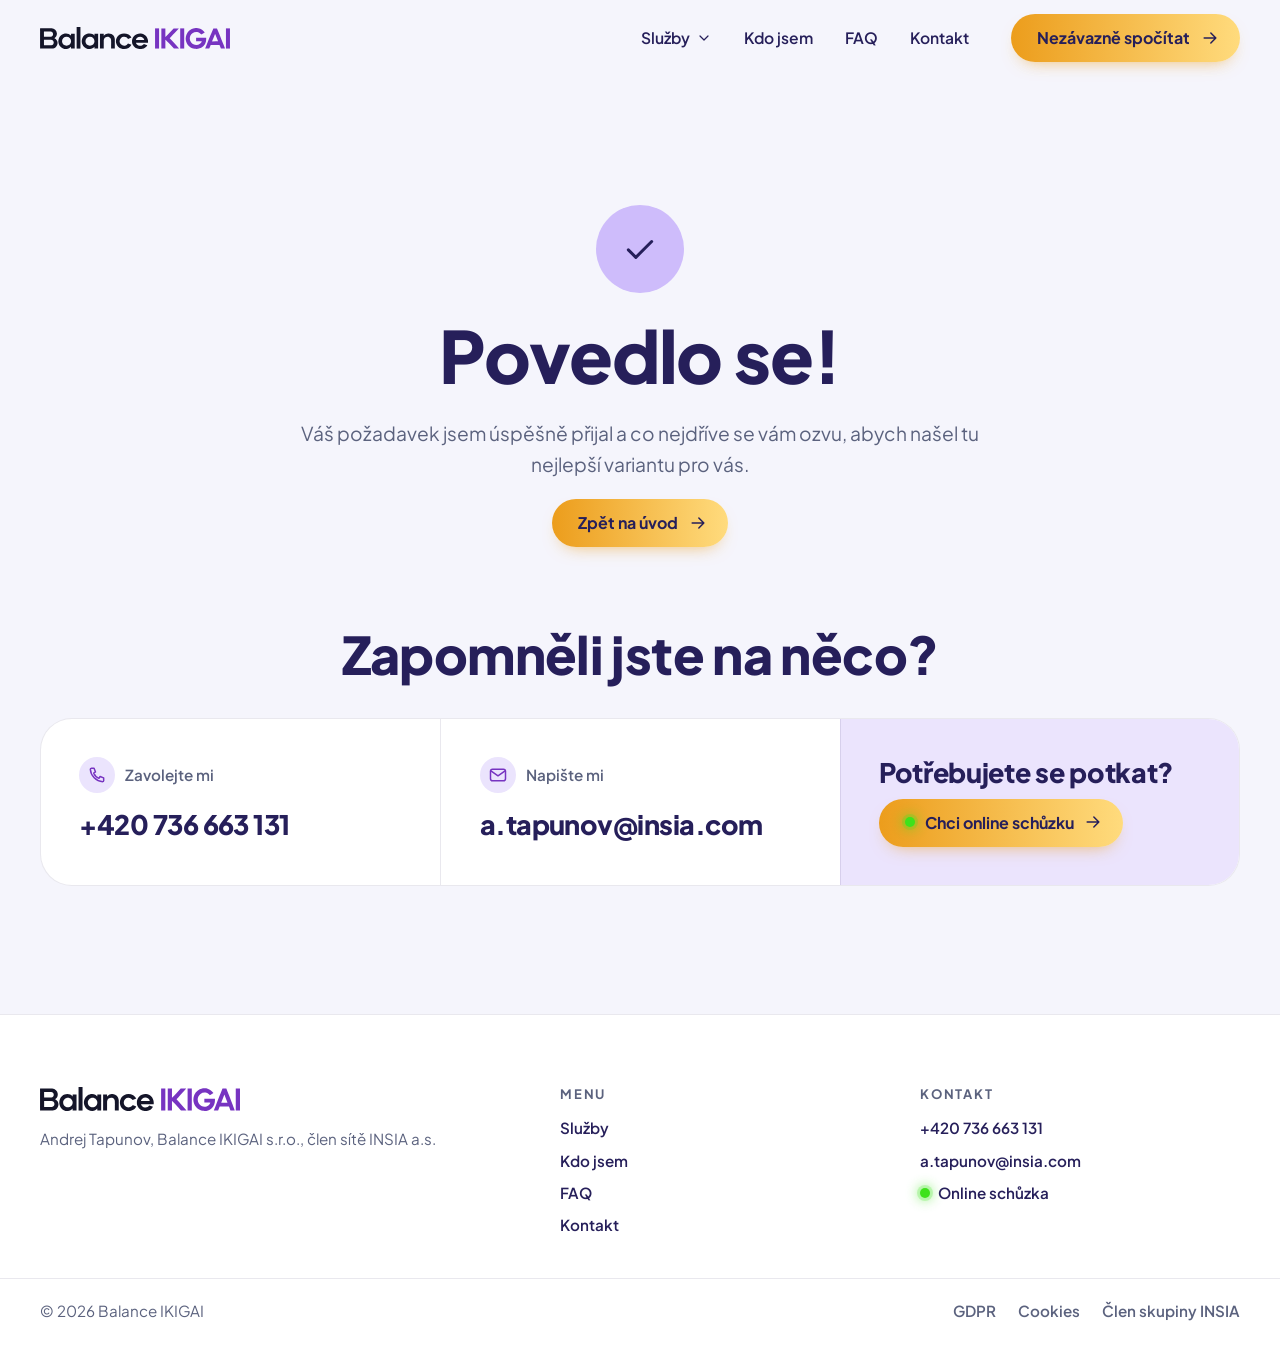
<file: dekujeme.html>
<!doctype html>
<html lang="cs">
<head>
<meta charset="utf-8">
<meta name="viewport" content="width=device-width, initial-scale=1">
<title>Děkujeme za váš požadavek | Balance IKIGAI</title>
<meta name="description" content="Váš požadavek jsem přijal a brzy se vám ozvu.">
<meta name="robots" content="noindex">
<meta property="og:type" content="website">
<meta property="og:locale" content="cs_CZ">
<meta property="og:site_name" content="Balance IKIGAI">
<meta property="og:title" content="Děkujeme za váš požadavek | Balance IKIGAI">
<meta property="og:description" content="Váš požadavek jsem přijal a brzy se vám ozvu.">
<!-- TODO: og:image (1200×630) dodá klient -->
<meta name="theme-color" content="#f5f5fc">
<!-- TODO: favicon je provizorní, finální dodá klient -->
<link rel="icon" href="assets/img/favicon.svg" type="image/svg+xml">
<link rel="preconnect" href="https://fonts.googleapis.com">
<link rel="preconnect" href="https://fonts.gstatic.com" crossorigin>
<link rel="stylesheet" href="https://fonts.googleapis.com/css2?family=Plus+Jakarta+Sans:wght@400;500;600;700;800&amp;display=swap">
<link rel="stylesheet" href="css/style.css">
<script>(function(d){d.className+=' js'+(matchMedia('(prefers-reduced-motion: reduce)').matches?'':' anim');setTimeout(function(){d.classList.remove('anim')},3000)})(document.documentElement)</script>
<script defer src="js/main.js"></script>
</head>
<body>
<a class="skip-link" href="#obsah">Přeskočit na obsah</a>
<header class="site-header">
  <div class="container header-inner">
    <a class="brand" href="./"><img src="assets/img/balance-ikigai.svg" alt="Balance IKIGAI – úvodní stránka" width="190" height="22"></a>
    <button class="nav-toggle" type="button" aria-expanded="false" aria-controls="site-nav"><span class="sr-only">Otevřít menu</span><span class="nav-toggle-bars" aria-hidden="true"></span></button>
    <nav id="site-nav" class="site-nav" aria-label="Hlavní navigace">
      <ul class="nav-list">
        <li class="has-sub">
          <button class="nav-link nav-sub-toggle" type="button" aria-expanded="false" aria-controls="nav-sluzby">Služby <svg class="i-chevron" viewBox="0 0 24 24" fill="none" stroke="currentColor" stroke-width="1.8" stroke-linecap="round" stroke-linejoin="round" aria-hidden="true" focusable="false"><path d="m6 9 6 6 6-6"/></svg></button>
          <ul id="nav-sluzby" class="nav-sub">
            <li><a href="autopojisteni.html"><svg class="icon" viewBox="0 0 24 24" fill="none" stroke="currentColor" stroke-width="1.8" stroke-linecap="round" stroke-linejoin="round" aria-hidden="true" focusable="false"><path d="M3 16v-3.2a2 2 0 0 1 .4-1.2L5.6 8a2 2 0 0 1 1.6-.8h9.6a2 2 0 0 1 1.6.8l2.2 3.6a2 2 0 0 1 .4 1.2V16a1 1 0 0 1-1 1h-1.5M3 16a1 1 0 0 0 1 1h1.5M8.5 17h7"/><circle cx="7" cy="17" r="1.8"/><circle cx="17" cy="17" r="1.8"/><path d="M4 11.5h16"/></svg>Autopojištění</a></li>
            <li><a href="zivotni-urazove-pojisteni.html"><svg class="icon" viewBox="0 0 24 24" fill="none" stroke="currentColor" stroke-width="1.8" stroke-linecap="round" stroke-linejoin="round" aria-hidden="true" focusable="false"><path d="M12 20s-7.5-4.6-7.5-10.2A4.3 4.3 0 0 1 12 7a4.3 4.3 0 0 1 7.5 2.8C19.5 15.4 12 20 12 20z"/><path d="M8.5 12h2l1-2 1.5 4 1-2h1.5"/></svg>Životní / úrazové pojištění</a></li>
            <li><a href="pojisteni-majetku.html"><svg class="icon" viewBox="0 0 24 24" fill="none" stroke="currentColor" stroke-width="1.8" stroke-linecap="round" stroke-linejoin="round" aria-hidden="true" focusable="false"><path d="M3.5 10.5 12 4l8.5 6.5"/><path d="M5.5 9v10.5h13V9"/><path d="M10 19.5v-5h4v5"/></svg>Pojištění majetku</a></li>
            <li><a href="hypoteky.html"><svg class="icon" viewBox="0 0 24 24" fill="none" stroke="currentColor" stroke-width="1.8" stroke-linecap="round" stroke-linejoin="round" aria-hidden="true" focusable="false"><path d="M3.5 10.5 12 4l8.5 6.5"/><path d="M5.5 9v10.5h13V9"/><path d="m9.5 16.5 5-5"/><circle cx="10" cy="12" r=".9"/><circle cx="14" cy="16" r=".9"/></svg>Hypotéky a úvěry</a></li>
            <li><a href="cestovni-pojisteni.html"><svg class="icon" viewBox="0 0 24 24" fill="none" stroke="currentColor" stroke-width="1.8" stroke-linecap="round" stroke-linejoin="round" aria-hidden="true" focusable="false"><path d="M21 4 3 11.2l6.8 2.4L21 4z"/><path d="m21 4-4.8 15.5-6.4-5.9"/><path d="M9.8 13.6V19l2.8-3"/></svg>Cestovní pojištění</a></li>
            <li><a href="online-schuzka.html"><span class="icon icon-online" aria-hidden="true"><span class="online-dot"></span></span>Online schůzka</a></li>
          </ul>
        </li>
        <li><a class="nav-link" href="./#kdo-jsem">Kdo jsem</a></li>
        <li><a class="nav-link" href="./#faq">FAQ</a></li>
        <li><a class="nav-link" href="./#kontakt">Kontakt</a></li>
      </ul>
      <a class="btn nav-cta" href="./#spocitat">Nezávazně spočítat <svg class="i-arrow" viewBox="0 0 24 24" fill="none" stroke="currentColor" stroke-width="1.8" stroke-linecap="round" stroke-linejoin="round" aria-hidden="true" focusable="false"><path d="M5 12h14M13 6l6 6-6 6"/></svg></a>
    </nav>
  </div>
</header>
<main id="obsah" class="page">
  <div class="container">
    <div class="notice">
      <span class="notice-icon"><svg class="icon" viewBox="0 0 24 24" fill="none" stroke="currentColor" stroke-width="1.8" stroke-linecap="round" stroke-linejoin="round" aria-hidden="true" focusable="false"><path d="m5 12.5 4.5 4.5L19 7.5"/></svg></span>
      <h1>Povedlo se!</h1>
      <p class="lead">Váš požadavek jsem úspěšně přijal a co nejdříve se vám ozvu, abych našel tu nejlepší variantu pro vás.</p>
      <a class="btn" href="./">Zpět na úvod <svg class="i-arrow" viewBox="0 0 24 24" fill="none" stroke="currentColor" stroke-width="1.8" stroke-linecap="round" stroke-linejoin="round" aria-hidden="true" focusable="false"><path d="M5 12h14M13 6l6 6-6 6"/></svg></a>
    </div>
    <section aria-labelledby="zapomneli-title">
      <h2 id="zapomneli-title" class="h2" style="text-align:center;margin-bottom:32px">Zapomněli jste na něco?</h2>
      <div class="contact-band">
        <div class="contact-cell">
          <span class="label"><svg class="icon" viewBox="0 0 24 24" fill="none" stroke="currentColor" stroke-width="1.8" stroke-linecap="round" stroke-linejoin="round" aria-hidden="true" focusable="false"><path d="M5 4h3.5l1.7 4.3-2.2 1.4a11 11 0 0 0 6.3 6.3l1.4-2.2L20 15.5V19a1 1 0 0 1-1.1 1A16 16 0 0 1 4 5.1 1 1 0 0 1 5 4z"/></svg>Zavolejte mi</span>
          <a class="big" href="tel:+420736663131">+420&nbsp;736&nbsp;663&nbsp;131</a>
        </div>
        <div class="contact-cell">
          <span class="label"><svg class="icon" viewBox="0 0 24 24" fill="none" stroke="currentColor" stroke-width="1.8" stroke-linecap="round" stroke-linejoin="round" aria-hidden="true" focusable="false"><rect x="3" y="5" width="18" height="14" rx="2.5"/><path d="m3.5 7 8.5 6 8.5-6"/></svg>Napište mi</span>
          <a class="big" href="mailto:a.tapunov@insia.com?subject=Dotaz">a.tapunov@insia.com</a>
        </div>
        <div class="contact-cell accent">
          <h3>Potřebujete se potkat?</h3>
          <a class="btn" href="online-schuzka.html"><span class="online-dot" aria-hidden="true"></span>Chci online schůzku <svg class="i-arrow" viewBox="0 0 24 24" fill="none" stroke="currentColor" stroke-width="1.8" stroke-linecap="round" stroke-linejoin="round" aria-hidden="true" focusable="false"><path d="M5 12h14M13 6l6 6-6 6"/></svg></a>
        </div>
      </div>
    </section>
  </div>
</main>
<footer class="site-footer">
  <div class="container footer-grid">
    <div class="footer-brand">
      <a href="./"><img src="assets/img/balance-ikigai.svg" alt="Balance IKIGAI – úvodní stránka" width="200" height="24" loading="lazy"></a>
      <p>Andrej Tapunov, Balance IKIGAI s.r.o., člen sítě INSIA a.s.</p>
      <!-- TODO: identifikační údaje (IČ, adresa, registrace ČNB) dodá klient -->
    </div>
    <nav class="footer-col" aria-label="Patička">
      <h2>Menu</h2>
      <ul>
        <li><a href="./#spocitat">Služby</a></li>
        <li><a href="./#kdo-jsem">Kdo jsem</a></li>
        <li><a href="./#faq">FAQ</a></li>
        <li><a href="./#kontakt">Kontakt</a></li>
      </ul>
    </nav>
    <div class="footer-col">
      <h2>Kontakt</h2>
      <ul>
        <li><a href="tel:+420736663131">+420&nbsp;736&nbsp;663&nbsp;131</a></li>
        <li><a href="mailto:a.tapunov@insia.com">a.tapunov@insia.com</a></li>
        <li><a href="online-schuzka.html"><span class="online-dot" aria-hidden="true"></span>Online schůzka</a></li>
      </ul>
    </div>
  </div>
  <div class="container footer-bottom">
    <p>© 2026 Balance IKIGAI</p>
    <ul>
      <li><a href="gdpr.html">GDPR</a></li>
      <li><a href="zasady-pouzivani-cookies.html">Cookies</a></li>
      <li><a href="https://www.insia.cz" target="_blank" rel="noopener">Člen skupiny INSIA</a></li>
    </ul>
  </div>
</footer>
</body>
</html>
</file>
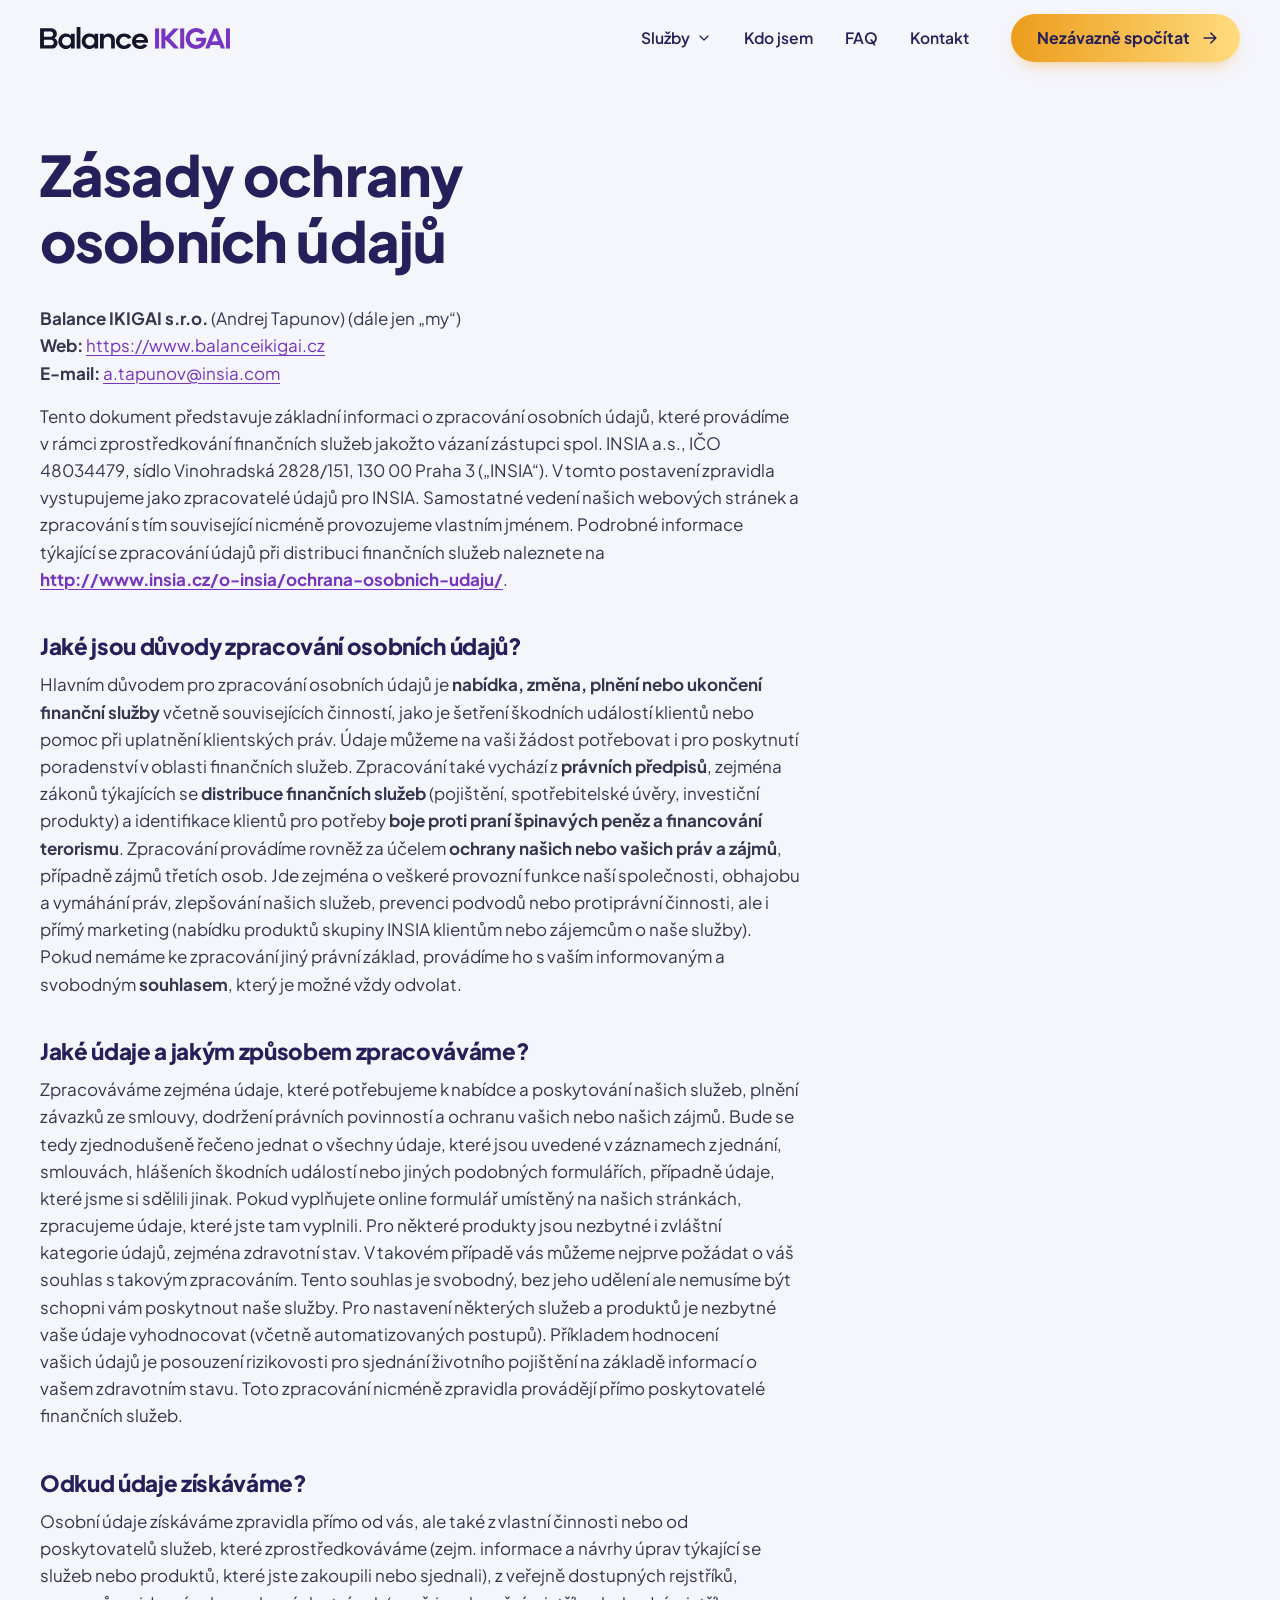
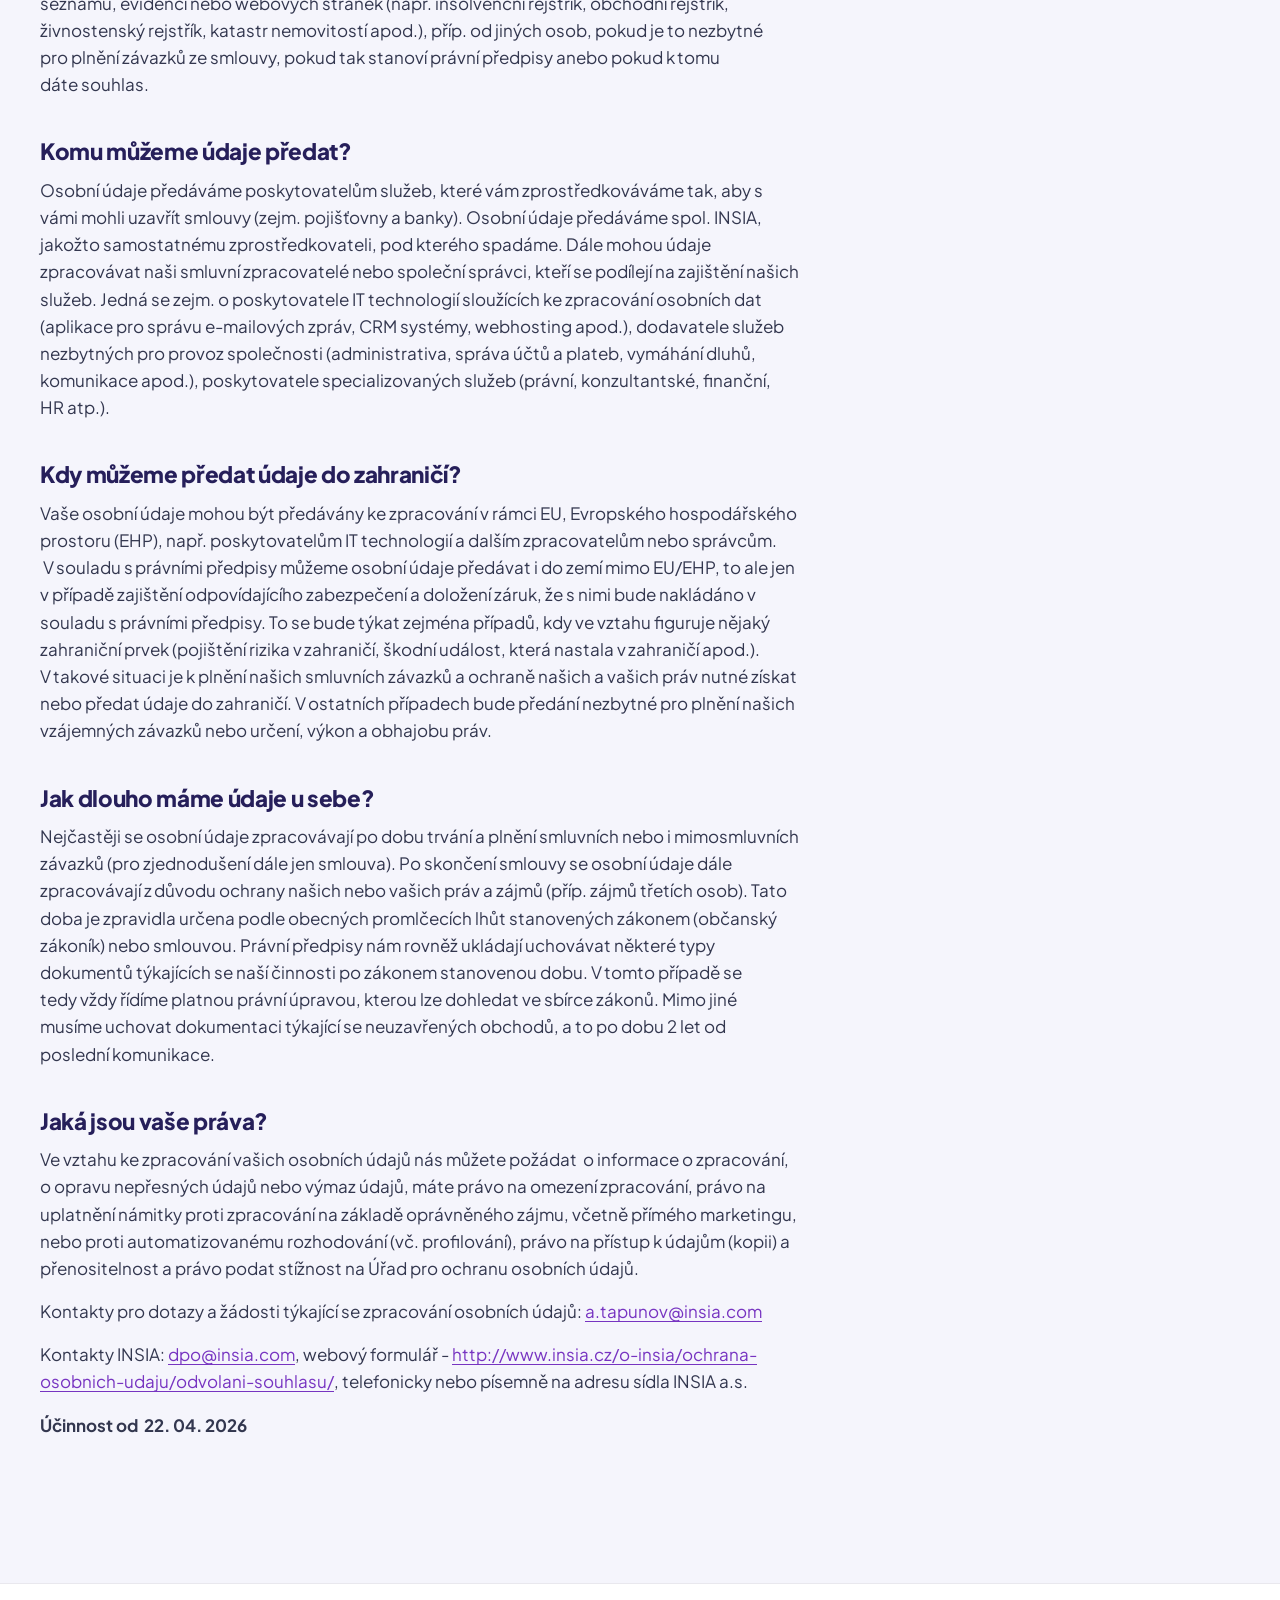
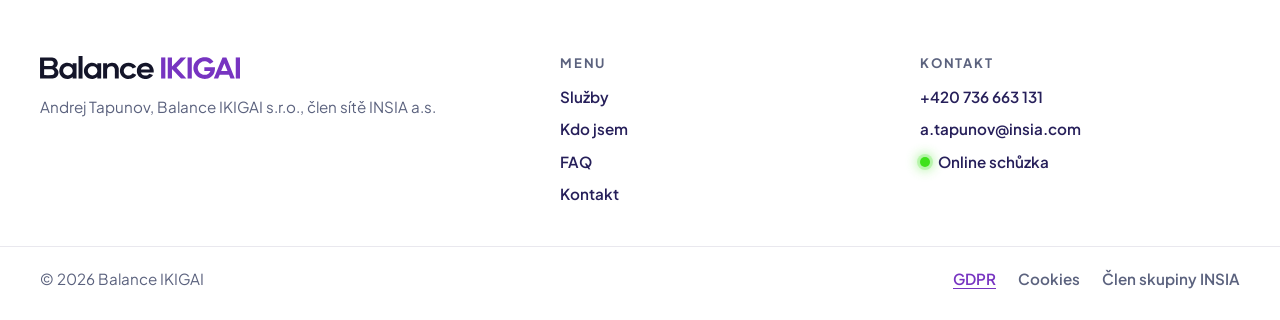
<file: gdpr.html>
<!doctype html>
<html lang="cs">
<head>
<meta charset="utf-8">
<meta name="viewport" content="width=device-width, initial-scale=1">
<title>Zásady ochrany osobních údajů (GDPR) | Balance IKIGAI</title>
<meta name="description" content="Informace o zpracování osobních údajů při zprostředkování pojištění a úvěrů – Balance IKIGAI s.r.o., člen sítě INSIA a.s.">
<link rel="canonical" href="https://www.balanceikigai.cz/gdpr">
<meta property="og:type" content="website">
<meta property="og:locale" content="cs_CZ">
<meta property="og:site_name" content="Balance IKIGAI">
<meta property="og:title" content="Zásady ochrany osobních údajů (GDPR) | Balance IKIGAI">
<meta property="og:description" content="Informace o zpracování osobních údajů při zprostředkování pojištění a úvěrů – Balance IKIGAI s.r.o., člen sítě INSIA a.s.">
<meta property="og:url" content="https://www.balanceikigai.cz/gdpr">
<!-- TODO: og:image (1200×630) dodá klient -->
<meta name="theme-color" content="#f5f5fc">
<!-- TODO: favicon je provizorní, finální dodá klient -->
<link rel="icon" href="assets/img/favicon.svg" type="image/svg+xml">
<link rel="preconnect" href="https://fonts.googleapis.com">
<link rel="preconnect" href="https://fonts.gstatic.com" crossorigin>
<link rel="stylesheet" href="https://fonts.googleapis.com/css2?family=Plus+Jakarta+Sans:wght@400;500;600;700;800&amp;display=swap">
<link rel="stylesheet" href="css/style.css">
<script>(function(d){d.className+=' js'+(matchMedia('(prefers-reduced-motion: reduce)').matches?'':' anim');setTimeout(function(){d.classList.remove('anim')},3000)})(document.documentElement)</script>
<script defer src="js/main.js"></script>
</head>
<body>
<a class="skip-link" href="#obsah">Přeskočit na obsah</a>
<header class="site-header">
  <div class="container header-inner">
    <a class="brand" href="./"><img src="assets/img/balance-ikigai.svg" alt="Balance IKIGAI – úvodní stránka" width="190" height="22"></a>
    <button class="nav-toggle" type="button" aria-expanded="false" aria-controls="site-nav"><span class="sr-only">Otevřít menu</span><span class="nav-toggle-bars" aria-hidden="true"></span></button>
    <nav id="site-nav" class="site-nav" aria-label="Hlavní navigace">
      <ul class="nav-list">
        <li class="has-sub">
          <button class="nav-link nav-sub-toggle" type="button" aria-expanded="false" aria-controls="nav-sluzby">Služby <svg class="i-chevron" viewBox="0 0 24 24" fill="none" stroke="currentColor" stroke-width="1.8" stroke-linecap="round" stroke-linejoin="round" aria-hidden="true" focusable="false"><path d="m6 9 6 6 6-6"/></svg></button>
          <ul id="nav-sluzby" class="nav-sub">
            <li><a href="autopojisteni.html"><svg class="icon" viewBox="0 0 24 24" fill="none" stroke="currentColor" stroke-width="1.8" stroke-linecap="round" stroke-linejoin="round" aria-hidden="true" focusable="false"><path d="M3 16v-3.2a2 2 0 0 1 .4-1.2L5.6 8a2 2 0 0 1 1.6-.8h9.6a2 2 0 0 1 1.6.8l2.2 3.6a2 2 0 0 1 .4 1.2V16a1 1 0 0 1-1 1h-1.5M3 16a1 1 0 0 0 1 1h1.5M8.5 17h7"/><circle cx="7" cy="17" r="1.8"/><circle cx="17" cy="17" r="1.8"/><path d="M4 11.5h16"/></svg>Autopojištění</a></li>
            <li><a href="zivotni-urazove-pojisteni.html"><svg class="icon" viewBox="0 0 24 24" fill="none" stroke="currentColor" stroke-width="1.8" stroke-linecap="round" stroke-linejoin="round" aria-hidden="true" focusable="false"><path d="M12 20s-7.5-4.6-7.5-10.2A4.3 4.3 0 0 1 12 7a4.3 4.3 0 0 1 7.5 2.8C19.5 15.4 12 20 12 20z"/><path d="M8.5 12h2l1-2 1.5 4 1-2h1.5"/></svg>Životní / úrazové pojištění</a></li>
            <li><a href="pojisteni-majetku.html"><svg class="icon" viewBox="0 0 24 24" fill="none" stroke="currentColor" stroke-width="1.8" stroke-linecap="round" stroke-linejoin="round" aria-hidden="true" focusable="false"><path d="M3.5 10.5 12 4l8.5 6.5"/><path d="M5.5 9v10.5h13V9"/><path d="M10 19.5v-5h4v5"/></svg>Pojištění majetku</a></li>
            <li><a href="hypoteky.html"><svg class="icon" viewBox="0 0 24 24" fill="none" stroke="currentColor" stroke-width="1.8" stroke-linecap="round" stroke-linejoin="round" aria-hidden="true" focusable="false"><path d="M3.5 10.5 12 4l8.5 6.5"/><path d="M5.5 9v10.5h13V9"/><path d="m9.5 16.5 5-5"/><circle cx="10" cy="12" r=".9"/><circle cx="14" cy="16" r=".9"/></svg>Hypotéky a úvěry</a></li>
            <li><a href="cestovni-pojisteni.html"><svg class="icon" viewBox="0 0 24 24" fill="none" stroke="currentColor" stroke-width="1.8" stroke-linecap="round" stroke-linejoin="round" aria-hidden="true" focusable="false"><path d="M21 4 3 11.2l6.8 2.4L21 4z"/><path d="m21 4-4.8 15.5-6.4-5.9"/><path d="M9.8 13.6V19l2.8-3"/></svg>Cestovní pojištění</a></li>
            <li><a href="online-schuzka.html"><span class="icon icon-online" aria-hidden="true"><span class="online-dot"></span></span>Online schůzka</a></li>
          </ul>
        </li>
        <li><a class="nav-link" href="./#kdo-jsem">Kdo jsem</a></li>
        <li><a class="nav-link" href="./#faq">FAQ</a></li>
        <li><a class="nav-link" href="./#kontakt">Kontakt</a></li>
      </ul>
      <a class="btn nav-cta" href="./#spocitat">Nezávazně spočítat <svg class="i-arrow" viewBox="0 0 24 24" fill="none" stroke="currentColor" stroke-width="1.8" stroke-linecap="round" stroke-linejoin="round" aria-hidden="true" focusable="false"><path d="M5 12h14M13 6l6 6-6 6"/></svg></a>
    </nav>
  </div>
</header>
<main id="obsah" class="page">
  <div class="container">
    <article class="prose">
      <h1>Zásady ochrany osobních údajů</h1>
       <p><strong>Balance IKIGAI s.r.o.</strong> (Andrej Tapunov) <!-- TODO: identifikační údaje (IČ, adresa, registrace ČNB) dodá klient --> (dále jen „my“)<br><strong>Web:</strong>
       <a href="https://www.balanceikigai.cz">https://www.balanceikigai.cz</a><br><strong>E-mail:</strong>
       <a href="mailto:a.tapunov@insia.com">a.tapunov@insia.com</a>
       </p>
       <p>Tento dokument představuje základní informaci o zpracování osobních údajů, které provádíme v rámci zprostředkování finančních služeb jakožto vázaní zástupci spol. INSIA a.s., IČO 48034479, sídlo Vinohradská 2828/151, 130 00 Praha 3 („INSIA“). V tomto postavení zpravidla vystupujeme jako zpracovatelé údajů pro INSIA. Samostatné vedení našich webových stránek a zpracování s tím související nicméně provozujeme vlastním jménem. Podrobné informace týkající se zpracování údajů při distribuci finančních služeb naleznete na <a href="https://www.insia.cz/o-insia/ochrana-osobnich-udaju/" target="_blank" rel="noopener"><strong>http://www.insia.cz/o-insia/ochrana-osobnich-udaju/</strong></a>.</p>
       <h2>Jaké jsou důvody zpracování osobních údajů?</h2>
       <p>Hlavním důvodem pro zpracování osobních údajů je<strong> nabídka, změna, plnění nebo ukončení finanční služby</strong> včetně souvisejících činností, jako je šetření škodních událostí klientů nebo pomoc při uplatnění klientských práv. Údaje můžeme na vaši žádost potřebovat i pro poskytnutí poradenství v oblasti finančních služeb. Zpracování také vychází z <strong>právních předpisů</strong>, zejména zákonů týkajících se <strong>distribuce finančních služeb</strong> (pojištění, spotřebitelské úvěry, investiční produkty) a identifikace klientů pro potřeby <strong>boje proti praní špinavých peněz a financování terorismu</strong>. Zpracování provádíme rovněž za účelem <strong>ochrany našich nebo vašich práv a zájmů</strong>, případně zájmů třetích osob. Jde zejména o veškeré provozní funkce naší společnosti, obhajobu a vymáhání práv, zlepšování našich služeb, prevenci podvodů nebo protiprávní činnosti, ale i přímý marketing (nabídku produktů skupiny INSIA klientům nebo zájemcům o naše služby). Pokud nemáme ke zpracování jiný právní základ, provádíme ho s vaším informovaným a svobodným <strong>souhlasem</strong>, který je možné vždy odvolat. </p>
       <h2>Jaké údaje a jakým způsobem zpracováváme?</h2>
       <p>Zpracováváme zejména údaje, které potřebujeme k nabídce a poskytování našich služeb, plnění závazků ze smlouvy, dodržení právních povinností a ochranu vašich nebo našich zájmů. Bude se tedy zjednodušeně řečeno jednat o všechny údaje, které jsou uvedené v záznamech z jednání, smlouvách, hlášeních škodních událostí nebo jiných podobných formulářích, případně údaje, které jsme si sdělili jinak. Pokud vyplňujete online formulář umístěný na našich stránkách, zpracujeme údaje, které jste tam vyplnili. Pro některé produkty jsou nezbytné i zvláštní kategorie údajů, zejména zdravotní stav. V takovém případě vás můžeme nejprve požádat o váš souhlas s takovým zpracováním. Tento souhlas je svobodný, bez jeho udělení ale nemusíme být schopni vám poskytnout naše služby. Pro nastavení některých služeb a produktů je nezbytné vaše údaje vyhodnocovat (včetně automatizovaných postupů). Příkladem hodnocení vašich údajů je posouzení rizikovosti pro sjednání životního pojištění na základě informací o vašem zdravotním stavu. Toto zpracování nicméně zpravidla provádějí přímo poskytovatelé finančních služeb. </p>
       <h2>Odkud údaje získáváme?</h2>
       <p>Osobní údaje získáváme zpravidla přímo od vás, ale také z vlastní činnosti nebo od poskytovatelů služeb, které zprostředkováváme (zejm. informace a návrhy úprav týkající se služeb nebo produktů, které jste zakoupili nebo sjednali), z veřejně dostupných rejstříků, seznamů, evidencí nebo webových stránek (např. insolvenční rejstřík, obchodní rejstřík, živnostenský rejstřík, katastr nemovitostí apod.), příp. od jiných osob, pokud je to nezbytné pro plnění závazků ze smlouvy, pokud tak stanoví právní předpisy anebo pokud k tomu dáte souhlas.</p>
       <h2>Komu můžeme údaje předat?</h2>
       <p>Osobní údaje předáváme poskytovatelům služeb, které vám zprostředkováváme tak, aby s vámi mohli uzavřít smlouvy (zejm. pojišťovny a banky). Osobní údaje předáváme spol. INSIA, jakožto samostatnému zprostředkovateli, pod kterého spadáme. Dále mohou údaje zpracovávat naši smluvní zpracovatelé nebo společní správci, kteří se podílejí na zajištění našich služeb. Jedná se zejm. o poskytovatele IT technologií sloužících ke zpracování osobních dat (aplikace pro správu e-mailových zpráv, CRM systémy, webhosting apod.), dodavatele služeb nezbytných pro provoz společnosti (administrativa, správa účtů a plateb, vymáhání dluhů, komunikace apod.), poskytovatele specializovaných služeb (právní, konzultantské, finanční, HR atp.). </p>
       <h2>Kdy můžeme předat údaje do zahraničí?</h2>
       <p>Vaše osobní údaje mohou být předávány ke zpracování v rámci EU, Evropského hospodářského prostoru (EHP), např. poskytovatelům IT technologií a dalším zpracovatelům nebo správcům.  V souladu s právními předpisy můžeme osobní údaje předávat i do zemí mimo EU/EHP, to ale jen v případě zajištění odpovídajícího zabezpečení a doložení záruk, že s nimi bude nakládáno v souladu s právními předpisy. To se bude týkat zejména případů, kdy ve vztahu figuruje nějaký zahraniční prvek (pojištění rizika v zahraničí, škodní událost, která nastala v zahraničí apod.). V takové situaci je k plnění našich smluvních závazků a ochraně našich a vašich práv nutné získat nebo předat údaje do zahraničí. V ostatních případech bude předání nezbytné pro plnění našich vzájemných závazků nebo určení, výkon a obhajobu práv. </p>
       <h2>Jak dlouho máme údaje u sebe?</h2>
       <p>Nejčastěji se osobní údaje zpracovávají po dobu trvání a plnění smluvních nebo i mimosmluvních závazků (pro zjednodušení dále jen smlouva). Po skončení smlouvy se osobní údaje dále zpracovávají z důvodu ochrany našich nebo vašich práv a zájmů (příp. zájmů třetích osob). Tato doba je zpravidla určena podle obecných promlčecích lhůt stanovených zákonem (občanský zákoník) nebo smlouvou. Právní předpisy nám rovněž ukládají uchovávat některé typy dokumentů týkajících se naší činnosti po zákonem stanovenou dobu. V tomto případě se tedy vždy řídíme platnou právní úpravou, kterou lze dohledat ve sbírce zákonů. Mimo jiné musíme uchovat dokumentaci týkající se neuzavřených obchodů, a to po dobu 2 let od poslední komunikace.</p>
       <h2>Jaká jsou vaše práva?</h2>
       <p>Ve vztahu ke zpracování vašich osobních údajů nás můžete požádat  o informace o zpracování, o opravu nepřesných údajů nebo výmaz údajů, máte právo na omezení zpracování, právo na uplatnění námitky proti zpracování na základě oprávněného zájmu, včetně přímého marketingu, nebo proti automatizovanému rozhodování (vč. profilování), právo na přístup k údajům (kopii) a přenositelnost a právo podat stížnost na Úřad pro ochranu osobních údajů.</p>
       <p>Kontakty pro dotazy a žádosti týkající se zpracování osobních údajů: <a href="mailto:a.tapunov@insia.com">a.tapunov@insia.com</a>
       </p>
       <p>Kontakty INSIA: <a href="mailto:dpo@insia.com" target="_blank" rel="noopener">dpo@insia.com</a>, webový formulář - <a href="https://www.insia.cz/o-insia/ochrana-osobnich-udaju/odvolani-souhlasu/" target="_blank" rel="noopener">http://www.insia.cz/o-insia/ochrana-osobnich-udaju/odvolani-souhlasu/</a>, telefonicky nebo písemně na adresu sídla INSIA a.s.</p>
       <p><strong>Účinnost od  22. 04. 2026</strong></p>
    </article>
  </div>
</main>
<footer class="site-footer">
  <div class="container footer-grid">
    <div class="footer-brand">
      <a href="./"><img src="assets/img/balance-ikigai.svg" alt="Balance IKIGAI – úvodní stránka" width="200" height="24" loading="lazy"></a>
      <p>Andrej Tapunov, Balance IKIGAI s.r.o., člen sítě INSIA a.s.</p>
      <!-- TODO: identifikační údaje (IČ, adresa, registrace ČNB) dodá klient -->
    </div>
    <nav class="footer-col" aria-label="Patička">
      <h2>Menu</h2>
      <ul>
        <li><a href="./#spocitat">Služby</a></li>
        <li><a href="./#kdo-jsem">Kdo jsem</a></li>
        <li><a href="./#faq">FAQ</a></li>
        <li><a href="./#kontakt">Kontakt</a></li>
      </ul>
    </nav>
    <div class="footer-col">
      <h2>Kontakt</h2>
      <ul>
        <li><a href="tel:+420736663131">+420&nbsp;736&nbsp;663&nbsp;131</a></li>
        <li><a href="mailto:a.tapunov@insia.com">a.tapunov@insia.com</a></li>
        <li><a href="online-schuzka.html"><span class="online-dot" aria-hidden="true"></span>Online schůzka</a></li>
      </ul>
    </div>
  </div>
  <div class="container footer-bottom">
    <p>© 2026 Balance IKIGAI</p>
    <ul>
      <li><a href="gdpr.html" aria-current="page">GDPR</a></li>
      <li><a href="zasady-pouzivani-cookies.html">Cookies</a></li>
      <li><a href="https://www.insia.cz" target="_blank" rel="noopener">Člen skupiny INSIA</a></li>
    </ul>
  </div>
</footer>
</body>
</html>
</file>
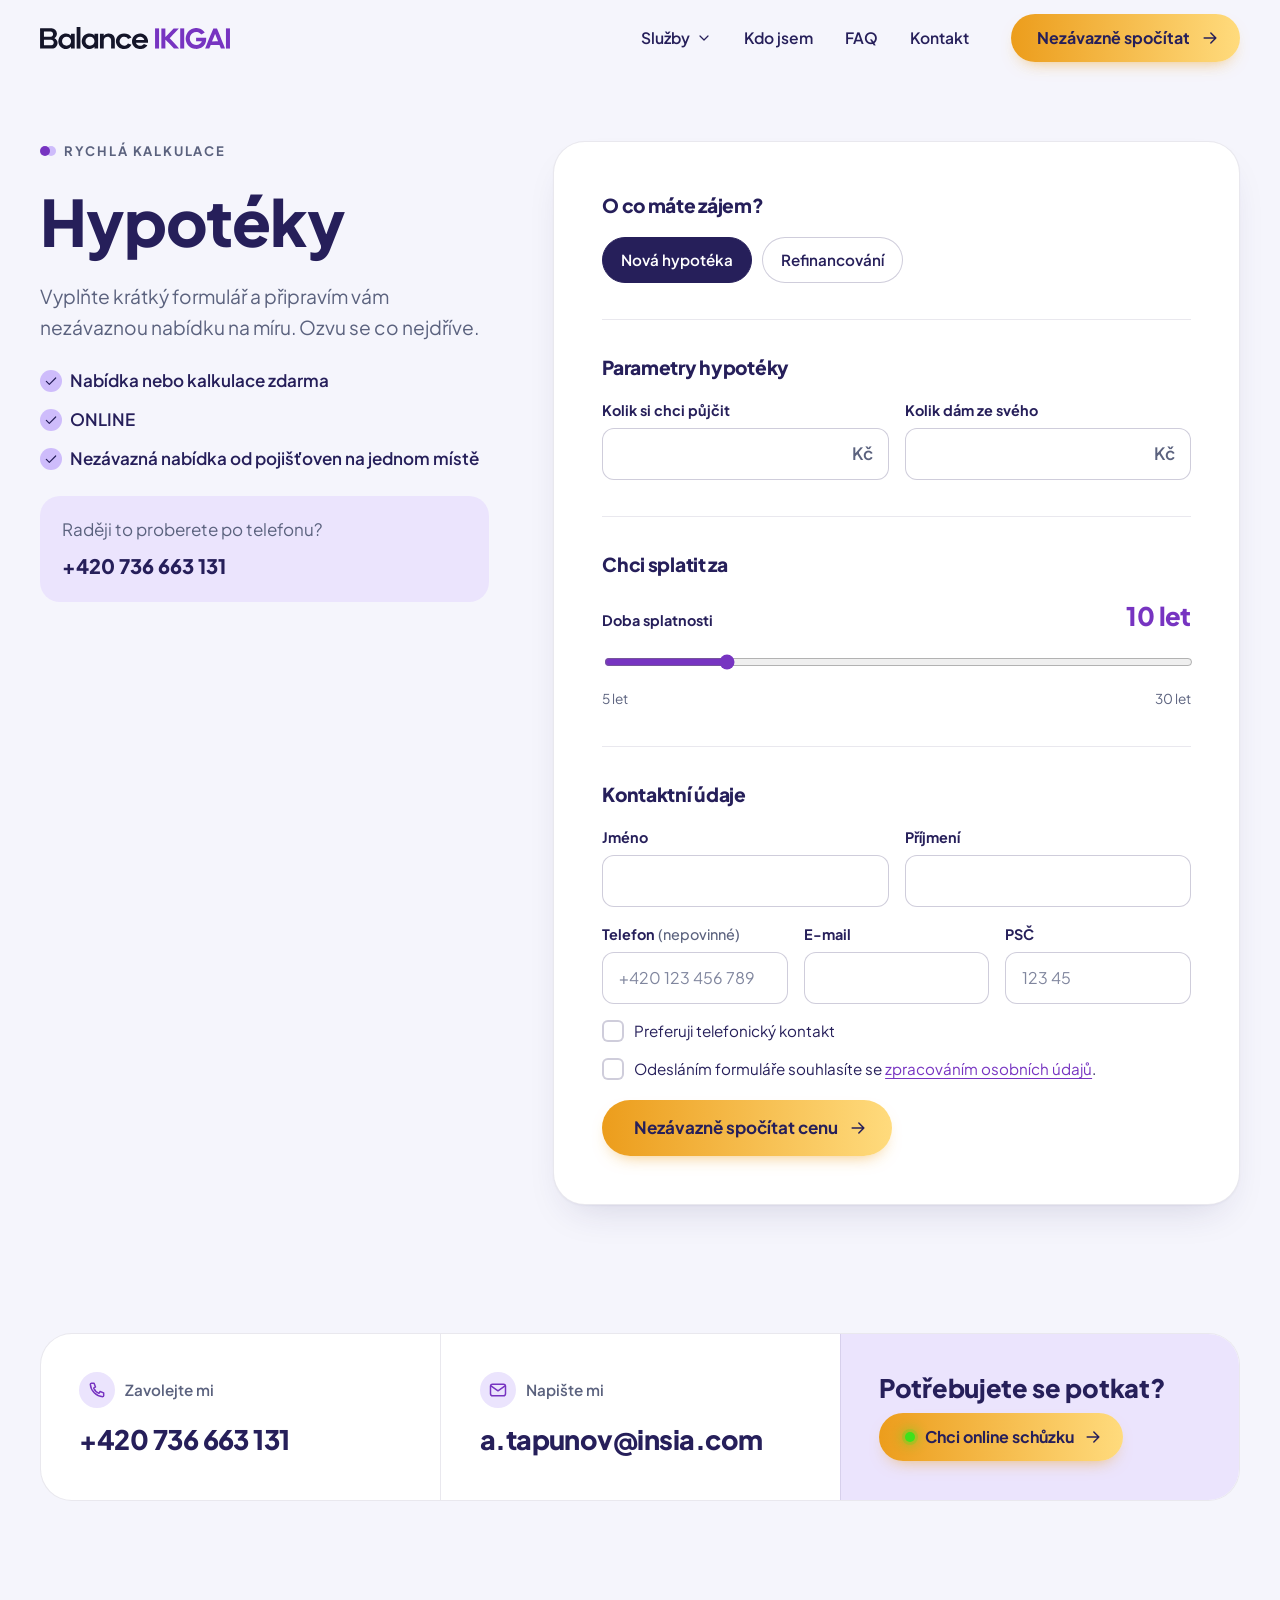
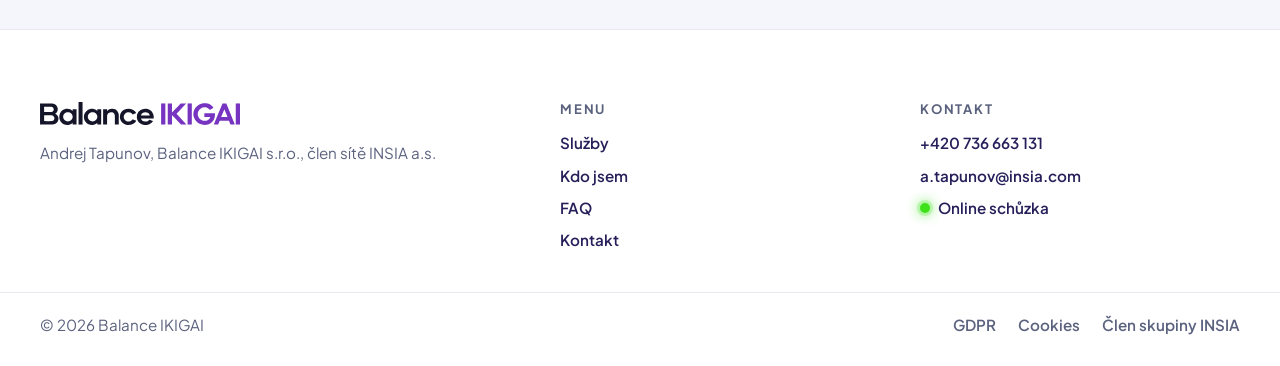
<file: hypoteky.html>
<!doctype html>
<html lang="cs">
<head>
<meta charset="utf-8">
<meta name="viewport" content="width=device-width, initial-scale=1">
<title>Hypotéky a úvěry – nezávazná kalkulace | Balance IKIGAI</title>
<meta name="description" content="Rychlá kalkulace hypotéky online. Nová hypotéka nebo refinancování s nezávaznou nabídkou zdarma.">
<link rel="canonical" href="https://www.balanceikigai.cz/hypoteky">
<meta property="og:type" content="website">
<meta property="og:locale" content="cs_CZ">
<meta property="og:site_name" content="Balance IKIGAI">
<meta property="og:title" content="Hypotéky a úvěry – nezávazná kalkulace | Balance IKIGAI">
<meta property="og:description" content="Rychlá kalkulace hypotéky online. Nová hypotéka nebo refinancování s nezávaznou nabídkou zdarma.">
<meta property="og:url" content="https://www.balanceikigai.cz/hypoteky">
<!-- TODO: og:image (1200×630) dodá klient -->
<meta name="theme-color" content="#f5f5fc">
<!-- TODO: favicon je provizorní, finální dodá klient -->
<link rel="icon" href="assets/img/favicon.svg" type="image/svg+xml">
<link rel="preconnect" href="https://fonts.googleapis.com">
<link rel="preconnect" href="https://fonts.gstatic.com" crossorigin>
<link rel="stylesheet" href="https://fonts.googleapis.com/css2?family=Plus+Jakarta+Sans:wght@400;500;600;700;800&amp;display=swap">
<link rel="stylesheet" href="css/style.css">
<script>(function(d){d.className+=' js'+(matchMedia('(prefers-reduced-motion: reduce)').matches?'':' anim');setTimeout(function(){d.classList.remove('anim')},3000)})(document.documentElement)</script>
<script defer src="js/main.js"></script>
<script type="application/ld+json">
{
  "@context": "https://schema.org",
  "@type": "Service",
  "name": "Hypotéky a úvěry",
  "description": "Rychlá kalkulace hypotéky online. Nová hypotéka nebo refinancování s nezávaznou nabídkou zdarma.",
  "url": "https://www.balanceikigai.cz/hypoteky",
  "serviceType": "Hypotéky a úvěry",
  "areaServed": {
    "@type": "Country",
    "name": "Česká republika"
  },
  "provider": {
    "@type": "InsuranceAgency",
    "@id": "https://www.balanceikigai.cz/#agentura",
    "name": "Balance IKIGAI s.r.o.",
    "url": "https://www.balanceikigai.cz/"
  }
}
</script>
</head>
<body>
<a class="skip-link" href="#obsah">Přeskočit na obsah</a>
<header class="site-header">
  <div class="container header-inner">
    <a class="brand" href="./"><img src="assets/img/balance-ikigai.svg" alt="Balance IKIGAI – úvodní stránka" width="190" height="22"></a>
    <button class="nav-toggle" type="button" aria-expanded="false" aria-controls="site-nav"><span class="sr-only">Otevřít menu</span><span class="nav-toggle-bars" aria-hidden="true"></span></button>
    <nav id="site-nav" class="site-nav" aria-label="Hlavní navigace">
      <ul class="nav-list">
        <li class="has-sub">
          <button class="nav-link nav-sub-toggle" type="button" aria-expanded="false" aria-controls="nav-sluzby">Služby <svg class="i-chevron" viewBox="0 0 24 24" fill="none" stroke="currentColor" stroke-width="1.8" stroke-linecap="round" stroke-linejoin="round" aria-hidden="true" focusable="false"><path d="m6 9 6 6 6-6"/></svg></button>
          <ul id="nav-sluzby" class="nav-sub">
            <li><a href="autopojisteni.html"><svg class="icon" viewBox="0 0 24 24" fill="none" stroke="currentColor" stroke-width="1.8" stroke-linecap="round" stroke-linejoin="round" aria-hidden="true" focusable="false"><path d="M3 16v-3.2a2 2 0 0 1 .4-1.2L5.6 8a2 2 0 0 1 1.6-.8h9.6a2 2 0 0 1 1.6.8l2.2 3.6a2 2 0 0 1 .4 1.2V16a1 1 0 0 1-1 1h-1.5M3 16a1 1 0 0 0 1 1h1.5M8.5 17h7"/><circle cx="7" cy="17" r="1.8"/><circle cx="17" cy="17" r="1.8"/><path d="M4 11.5h16"/></svg>Autopojištění</a></li>
            <li><a href="zivotni-urazove-pojisteni.html"><svg class="icon" viewBox="0 0 24 24" fill="none" stroke="currentColor" stroke-width="1.8" stroke-linecap="round" stroke-linejoin="round" aria-hidden="true" focusable="false"><path d="M12 20s-7.5-4.6-7.5-10.2A4.3 4.3 0 0 1 12 7a4.3 4.3 0 0 1 7.5 2.8C19.5 15.4 12 20 12 20z"/><path d="M8.5 12h2l1-2 1.5 4 1-2h1.5"/></svg>Životní / úrazové pojištění</a></li>
            <li><a href="pojisteni-majetku.html"><svg class="icon" viewBox="0 0 24 24" fill="none" stroke="currentColor" stroke-width="1.8" stroke-linecap="round" stroke-linejoin="round" aria-hidden="true" focusable="false"><path d="M3.5 10.5 12 4l8.5 6.5"/><path d="M5.5 9v10.5h13V9"/><path d="M10 19.5v-5h4v5"/></svg>Pojištění majetku</a></li>
            <li><a href="hypoteky.html" aria-current="page"><svg class="icon" viewBox="0 0 24 24" fill="none" stroke="currentColor" stroke-width="1.8" stroke-linecap="round" stroke-linejoin="round" aria-hidden="true" focusable="false"><path d="M3.5 10.5 12 4l8.5 6.5"/><path d="M5.5 9v10.5h13V9"/><path d="m9.5 16.5 5-5"/><circle cx="10" cy="12" r=".9"/><circle cx="14" cy="16" r=".9"/></svg>Hypotéky a úvěry</a></li>
            <li><a href="cestovni-pojisteni.html"><svg class="icon" viewBox="0 0 24 24" fill="none" stroke="currentColor" stroke-width="1.8" stroke-linecap="round" stroke-linejoin="round" aria-hidden="true" focusable="false"><path d="M21 4 3 11.2l6.8 2.4L21 4z"/><path d="m21 4-4.8 15.5-6.4-5.9"/><path d="M9.8 13.6V19l2.8-3"/></svg>Cestovní pojištění</a></li>
            <li><a href="online-schuzka.html"><span class="icon icon-online" aria-hidden="true"><span class="online-dot"></span></span>Online schůzka</a></li>
          </ul>
        </li>
        <li><a class="nav-link" href="./#kdo-jsem">Kdo jsem</a></li>
        <li><a class="nav-link" href="./#faq">FAQ</a></li>
        <li><a class="nav-link" href="./#kontakt">Kontakt</a></li>
      </ul>
      <a class="btn nav-cta" href="./#spocitat">Nezávazně spočítat <svg class="i-arrow" viewBox="0 0 24 24" fill="none" stroke="currentColor" stroke-width="1.8" stroke-linecap="round" stroke-linejoin="round" aria-hidden="true" focusable="false"><path d="M5 12h14M13 6l6 6-6 6"/></svg></a>
    </nav>
  </div>
</header>
<main id="obsah" class="page">
  <div class="container">
    <div class="calc">
      <div class="calc-aside">
        <p class="eyebrow">Rychlá kalkulace</p>
        <h1>Hypotéky</h1>
        <p class="lead">Vyplňte krátký formulář a připravím vám nezávaznou nabídku na míru. Ozvu se co nejdříve.</p>
        <ul class="perks">
          <li><svg class="icon" viewBox="0 0 24 24" fill="none" stroke="currentColor" stroke-width="1.8" stroke-linecap="round" stroke-linejoin="round" aria-hidden="true" focusable="false"><path d="m5 12.5 4.5 4.5L19 7.5"/></svg>Nabídka nebo kalkulace zdarma</li>
          <li><svg class="icon" viewBox="0 0 24 24" fill="none" stroke="currentColor" stroke-width="1.8" stroke-linecap="round" stroke-linejoin="round" aria-hidden="true" focusable="false"><path d="m5 12.5 4.5 4.5L19 7.5"/></svg>ONLINE</li>
          <li><svg class="icon" viewBox="0 0 24 24" fill="none" stroke="currentColor" stroke-width="1.8" stroke-linecap="round" stroke-linejoin="round" aria-hidden="true" focusable="false"><path d="m5 12.5 4.5 4.5L19 7.5"/></svg>Nezávazná nabídka od pojišťoven na jednom místě</li>
        </ul>
        <p class="calc-help"><span class="muted">Raději to proberete po telefonu?</span><a href="tel:+420736663131">+420&nbsp;736&nbsp;663&nbsp;131</a></p>
      </div>
      <div class="form-card">
        <form class="form" action="https://api.web3forms.com/submit" method="post">
          <!-- TODO: access_key si klient vygeneruje na web3forms.com pro a.tapunov@insia.com -->
          <input type="hidden" name="access_key" value="DOPLNIT_WEB3FORMS_ACCESS_KEY">
          <input type="hidden" name="subject" value="Poptávka z webu: Hypotéky a úvěry">
          <input type="hidden" name="from_name" value="Balance IKIGAI – web">
          <input type="hidden" name="redirect" value="https://www.balanceikigai.cz/dekujeme">
          <!-- honeypot proti spamu (web3forms) -->
          <input type="checkbox" name="botcheck" class="hp" tabindex="-1" autocomplete="off">
        <fieldset class="fs">
          <legend>O co máte zájem?</legend>
          <div class="pills">
              <label class="pill"><input type="radio" name="Typ-hypoteky" value="Nová hypotéka" checked><span>Nová hypotéka</span></label>
              <label class="pill"><input type="radio" name="Typ-hypoteky" value="Refinancování"><span>Refinancování</span></label>
          </div>
        </fieldset>
        <fieldset class="fs" data-show-if="Typ-hypoteky=Nová hypotéka">
          <legend>Parametry hypotéky</legend>
          <div class="fields">
            <div class="field"><label for="pujcit">Kolik si chci půjčit</label><div class="with-unit"><input id="pujcit" name="Kolik-si-chci-pujcit" type="text" inputmode="numeric" maxlength="16" data-format="money"><span class="unit" aria-hidden="true">Kč</span></div></div>
            <div class="field"><label for="ze-sveho">Kolik dám ze svého</label><div class="with-unit"><input id="ze-sveho" name="Kolik-dam-ze-sveho" type="text" inputmode="numeric" maxlength="16" data-format="money"><span class="unit" aria-hidden="true">Kč</span></div></div>
          </div>
        </fieldset>
        <fieldset class="fs">
          <legend>Chci splatit za</legend>
          <div class="range">
            <div class="range-top"><label for="splatnost" class="field-label">Doba splatnosti</label><output id="splatnost-out" for="splatnost">10 let</output></div>
            <input id="splatnost" name="Chci-splatit-za" type="range" min="5" max="30" step="1" value="10" data-output="splatnost-out">
            <div class="range-scale" aria-hidden="true"><span>5 let</span><span>30 let</span></div>
          </div>
        </fieldset>
        <fieldset class="fs">
          <legend>Kontaktní údaje</legend>
            <div class="fields">
              <div class="field"><label for="jmeno">Jméno</label><input id="jmeno" name="Jmeno" type="text" required autocomplete="given-name" maxlength="100"></div>
              <div class="field"><label for="prijmeni">Příjmení</label><input id="prijmeni" name="Prijmeni" type="text" required autocomplete="family-name" maxlength="100"></div>
              
            </div>
          <div class="fields three">
            <div class="field"><label for="telefon">Telefon <span class="opt">(nepovinné)</span></label><input id="telefon" name="Telefon" type="tel" autocomplete="tel" inputmode="tel" maxlength="17" placeholder="+420 123 456 789" pattern="\+?[0-9 ]{9,17}" title="Telefon ve tvaru +420 123 456 789" data-format="phone"></div>
            <div class="field"><label for="email">E-mail</label><input id="email" name="E-mail" type="email" required autocomplete="email" maxlength="200"></div>
            <div class="field"><label for="psc">PSČ</label><input id="psc" name="PSC" type="text" required autocomplete="postal-code" inputmode="numeric" maxlength="6" placeholder="123 45" pattern="[0-9]{3} ?[0-9]{2}" title="PSČ ve tvaru 123 45" data-format="psc"></div>
          </div>
          <label class="check"><input type="checkbox" name="Preferuji-telefonicky-kontakt" value="Ano"> Preferuji telefonický kontakt</label>
        </fieldset>
        <div class="form-foot">
          <label class="check"><input type="checkbox" name="GDPR-Souhlas" value="Ano" required> <span>Odesláním formuláře souhlasíte se <a href="gdpr.html" target="_blank" rel="noopener">zpracováním osobních údajů</a>.</span></label>
          <button class="btn btn-lg" type="submit">Nezávazně spočítat cenu <svg class="i-arrow" viewBox="0 0 24 24" fill="none" stroke="currentColor" stroke-width="1.8" stroke-linecap="round" stroke-linejoin="round" aria-hidden="true" focusable="false"><path d="M5 12h14M13 6l6 6-6 6"/></svg></button>
        </div>
        </form>
      </div>
    </div>
  </div>
  <section class="section" aria-label="Kontakt" style="padding-bottom:0">
    <div class="container">
      <div class="contact-band">
        <div class="contact-cell">
          <span class="label"><svg class="icon" viewBox="0 0 24 24" fill="none" stroke="currentColor" stroke-width="1.8" stroke-linecap="round" stroke-linejoin="round" aria-hidden="true" focusable="false"><path d="M5 4h3.5l1.7 4.3-2.2 1.4a11 11 0 0 0 6.3 6.3l1.4-2.2L20 15.5V19a1 1 0 0 1-1.1 1A16 16 0 0 1 4 5.1 1 1 0 0 1 5 4z"/></svg>Zavolejte mi</span>
          <a class="big" href="tel:+420736663131">+420&nbsp;736&nbsp;663&nbsp;131</a>
        </div>
        <div class="contact-cell">
          <span class="label"><svg class="icon" viewBox="0 0 24 24" fill="none" stroke="currentColor" stroke-width="1.8" stroke-linecap="round" stroke-linejoin="round" aria-hidden="true" focusable="false"><rect x="3" y="5" width="18" height="14" rx="2.5"/><path d="m3.5 7 8.5 6 8.5-6"/></svg>Napište mi</span>
          <a class="big" href="mailto:a.tapunov@insia.com?subject=Dotaz">a.tapunov@insia.com</a>
        </div>
        <div class="contact-cell accent">
          <h2>Potřebujete se potkat?</h2>
          <a class="btn" href="online-schuzka.html"><span class="online-dot" aria-hidden="true"></span>Chci online schůzku <svg class="i-arrow" viewBox="0 0 24 24" fill="none" stroke="currentColor" stroke-width="1.8" stroke-linecap="round" stroke-linejoin="round" aria-hidden="true" focusable="false"><path d="M5 12h14M13 6l6 6-6 6"/></svg></a>
        </div>
      </div>
    </div>
  </section>
</main>
<footer class="site-footer">
  <div class="container footer-grid">
    <div class="footer-brand">
      <a href="./"><img src="assets/img/balance-ikigai.svg" alt="Balance IKIGAI – úvodní stránka" width="200" height="24" loading="lazy"></a>
      <p>Andrej Tapunov, Balance IKIGAI s.r.o., člen sítě INSIA a.s.</p>
      <!-- TODO: identifikační údaje (IČ, adresa, registrace ČNB) dodá klient -->
    </div>
    <nav class="footer-col" aria-label="Patička">
      <h2>Menu</h2>
      <ul>
        <li><a href="./#spocitat">Služby</a></li>
        <li><a href="./#kdo-jsem">Kdo jsem</a></li>
        <li><a href="./#faq">FAQ</a></li>
        <li><a href="./#kontakt">Kontakt</a></li>
      </ul>
    </nav>
    <div class="footer-col">
      <h2>Kontakt</h2>
      <ul>
        <li><a href="tel:+420736663131">+420&nbsp;736&nbsp;663&nbsp;131</a></li>
        <li><a href="mailto:a.tapunov@insia.com">a.tapunov@insia.com</a></li>
        <li><a href="online-schuzka.html"><span class="online-dot" aria-hidden="true"></span>Online schůzka</a></li>
      </ul>
    </div>
  </div>
  <div class="container footer-bottom">
    <p>© 2026 Balance IKIGAI</p>
    <ul>
      <li><a href="gdpr.html">GDPR</a></li>
      <li><a href="zasady-pouzivani-cookies.html">Cookies</a></li>
      <li><a href="https://www.insia.cz" target="_blank" rel="noopener">Člen skupiny INSIA</a></li>
    </ul>
  </div>
</footer>
</body>
</html>
</file>
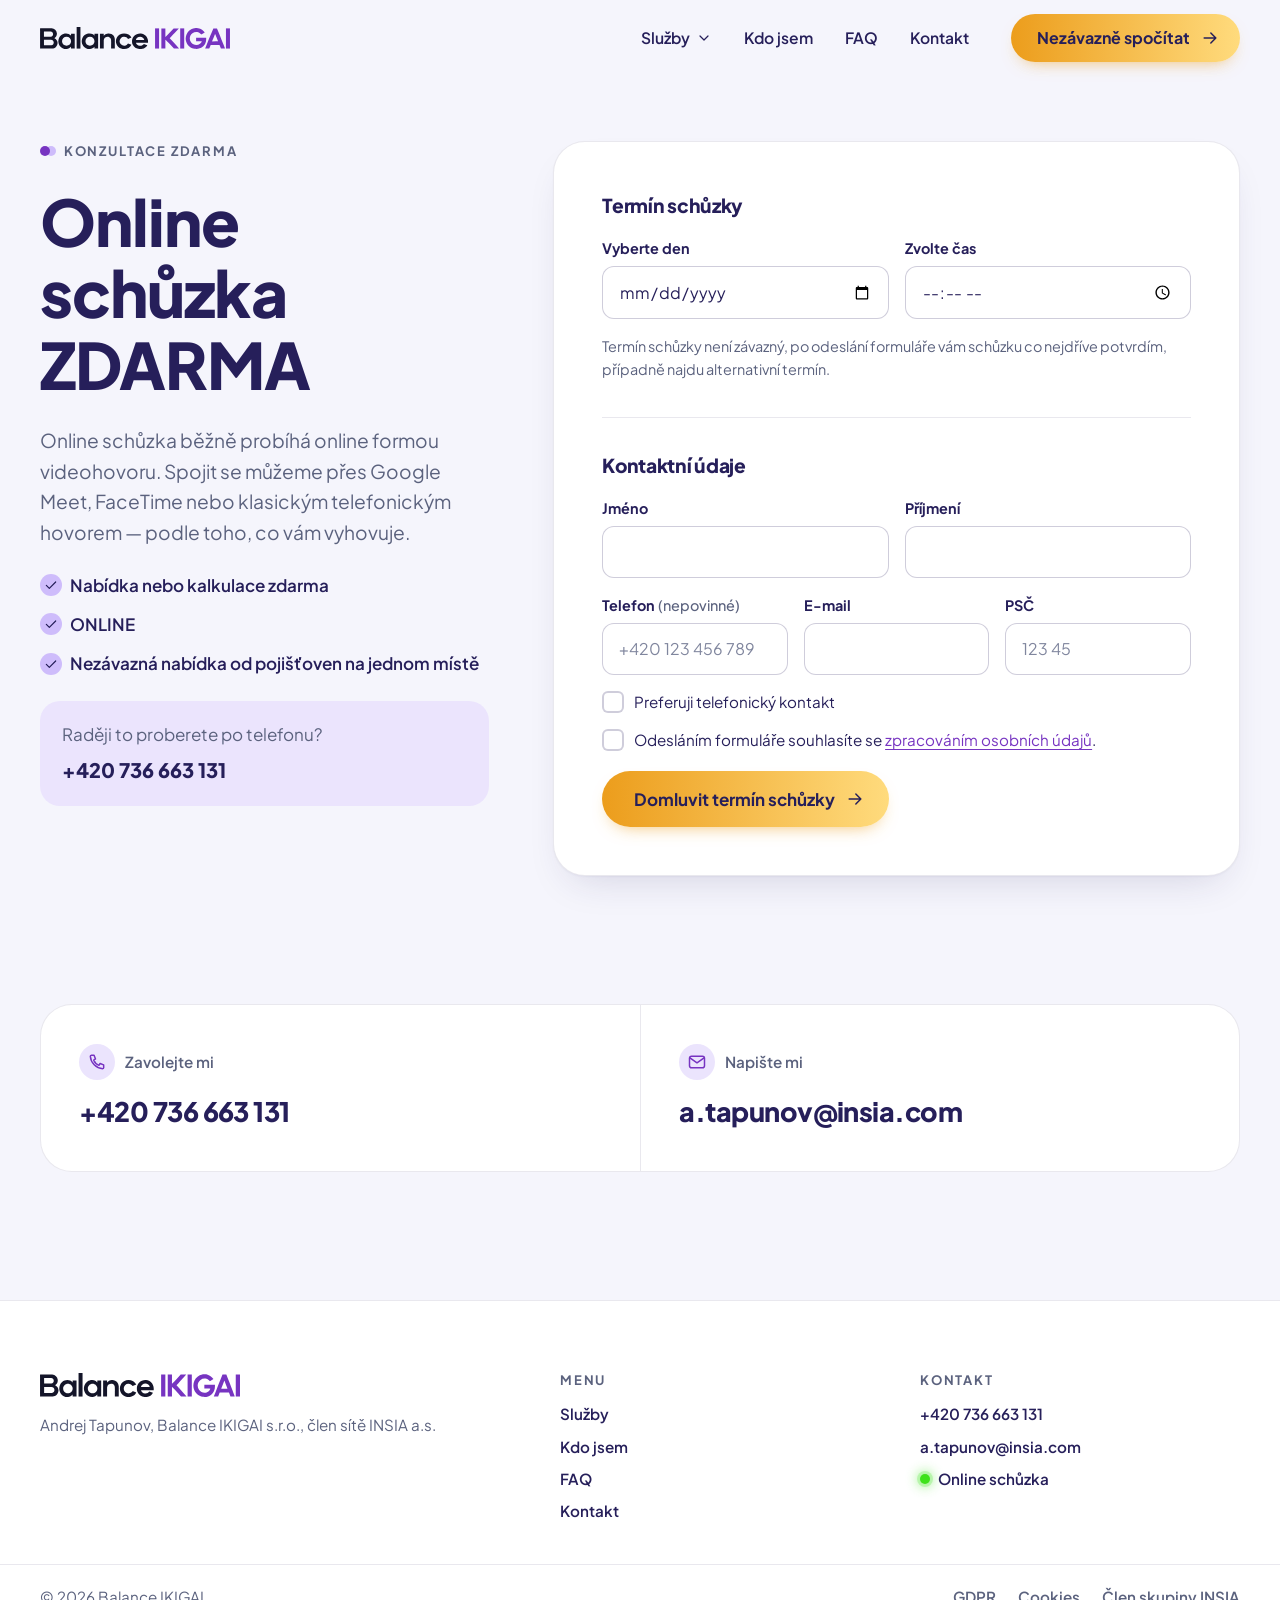
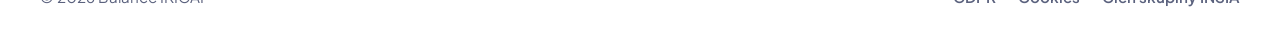
<file: online-schuzka.html>
<!doctype html>
<html lang="cs">
<head>
<meta charset="utf-8">
<meta name="viewport" content="width=device-width, initial-scale=1">
<title>Online schůzka zdarma | Balance IKIGAI</title>
<meta name="description" content="Domluvte si bezplatnou online schůzku přes Google Meet, FaceTime nebo telefon. Nezávazná konzultace pojištění a úvěrů.">
<link rel="canonical" href="https://www.balanceikigai.cz/online-schuzka">
<meta property="og:type" content="website">
<meta property="og:locale" content="cs_CZ">
<meta property="og:site_name" content="Balance IKIGAI">
<meta property="og:title" content="Online schůzka zdarma | Balance IKIGAI">
<meta property="og:description" content="Domluvte si bezplatnou online schůzku přes Google Meet, FaceTime nebo telefon. Nezávazná konzultace pojištění a úvěrů.">
<meta property="og:url" content="https://www.balanceikigai.cz/online-schuzka">
<!-- TODO: og:image (1200×630) dodá klient -->
<meta name="theme-color" content="#f5f5fc">
<!-- TODO: favicon je provizorní, finální dodá klient -->
<link rel="icon" href="assets/img/favicon.svg" type="image/svg+xml">
<link rel="preconnect" href="https://fonts.googleapis.com">
<link rel="preconnect" href="https://fonts.gstatic.com" crossorigin>
<link rel="stylesheet" href="https://fonts.googleapis.com/css2?family=Plus+Jakarta+Sans:wght@400;500;600;700;800&amp;display=swap">
<link rel="stylesheet" href="css/style.css">
<script>(function(d){d.className+=' js'+(matchMedia('(prefers-reduced-motion: reduce)').matches?'':' anim');setTimeout(function(){d.classList.remove('anim')},3000)})(document.documentElement)</script>
<script defer src="js/main.js"></script>
<script type="application/ld+json">
{
  "@context": "https://schema.org",
  "@type": "Service",
  "name": "Online schůzka",
  "description": "Domluvte si bezplatnou online schůzku přes Google Meet, FaceTime nebo telefon. Nezávazná konzultace pojištění a úvěrů.",
  "url": "https://www.balanceikigai.cz/online-schuzka",
  "serviceType": "Online schůzka",
  "areaServed": {
    "@type": "Country",
    "name": "Česká republika"
  },
  "provider": {
    "@type": "InsuranceAgency",
    "@id": "https://www.balanceikigai.cz/#agentura",
    "name": "Balance IKIGAI s.r.o.",
    "url": "https://www.balanceikigai.cz/"
  }
}
</script>
</head>
<body>
<a class="skip-link" href="#obsah">Přeskočit na obsah</a>
<header class="site-header">
  <div class="container header-inner">
    <a class="brand" href="./"><img src="assets/img/balance-ikigai.svg" alt="Balance IKIGAI – úvodní stránka" width="190" height="22"></a>
    <button class="nav-toggle" type="button" aria-expanded="false" aria-controls="site-nav"><span class="sr-only">Otevřít menu</span><span class="nav-toggle-bars" aria-hidden="true"></span></button>
    <nav id="site-nav" class="site-nav" aria-label="Hlavní navigace">
      <ul class="nav-list">
        <li class="has-sub">
          <button class="nav-link nav-sub-toggle" type="button" aria-expanded="false" aria-controls="nav-sluzby">Služby <svg class="i-chevron" viewBox="0 0 24 24" fill="none" stroke="currentColor" stroke-width="1.8" stroke-linecap="round" stroke-linejoin="round" aria-hidden="true" focusable="false"><path d="m6 9 6 6 6-6"/></svg></button>
          <ul id="nav-sluzby" class="nav-sub">
            <li><a href="autopojisteni.html"><svg class="icon" viewBox="0 0 24 24" fill="none" stroke="currentColor" stroke-width="1.8" stroke-linecap="round" stroke-linejoin="round" aria-hidden="true" focusable="false"><path d="M3 16v-3.2a2 2 0 0 1 .4-1.2L5.6 8a2 2 0 0 1 1.6-.8h9.6a2 2 0 0 1 1.6.8l2.2 3.6a2 2 0 0 1 .4 1.2V16a1 1 0 0 1-1 1h-1.5M3 16a1 1 0 0 0 1 1h1.5M8.5 17h7"/><circle cx="7" cy="17" r="1.8"/><circle cx="17" cy="17" r="1.8"/><path d="M4 11.5h16"/></svg>Autopojištění</a></li>
            <li><a href="zivotni-urazove-pojisteni.html"><svg class="icon" viewBox="0 0 24 24" fill="none" stroke="currentColor" stroke-width="1.8" stroke-linecap="round" stroke-linejoin="round" aria-hidden="true" focusable="false"><path d="M12 20s-7.5-4.6-7.5-10.2A4.3 4.3 0 0 1 12 7a4.3 4.3 0 0 1 7.5 2.8C19.5 15.4 12 20 12 20z"/><path d="M8.5 12h2l1-2 1.5 4 1-2h1.5"/></svg>Životní / úrazové pojištění</a></li>
            <li><a href="pojisteni-majetku.html"><svg class="icon" viewBox="0 0 24 24" fill="none" stroke="currentColor" stroke-width="1.8" stroke-linecap="round" stroke-linejoin="round" aria-hidden="true" focusable="false"><path d="M3.5 10.5 12 4l8.5 6.5"/><path d="M5.5 9v10.5h13V9"/><path d="M10 19.5v-5h4v5"/></svg>Pojištění majetku</a></li>
            <li><a href="hypoteky.html"><svg class="icon" viewBox="0 0 24 24" fill="none" stroke="currentColor" stroke-width="1.8" stroke-linecap="round" stroke-linejoin="round" aria-hidden="true" focusable="false"><path d="M3.5 10.5 12 4l8.5 6.5"/><path d="M5.5 9v10.5h13V9"/><path d="m9.5 16.5 5-5"/><circle cx="10" cy="12" r=".9"/><circle cx="14" cy="16" r=".9"/></svg>Hypotéky a úvěry</a></li>
            <li><a href="cestovni-pojisteni.html"><svg class="icon" viewBox="0 0 24 24" fill="none" stroke="currentColor" stroke-width="1.8" stroke-linecap="round" stroke-linejoin="round" aria-hidden="true" focusable="false"><path d="M21 4 3 11.2l6.8 2.4L21 4z"/><path d="m21 4-4.8 15.5-6.4-5.9"/><path d="M9.8 13.6V19l2.8-3"/></svg>Cestovní pojištění</a></li>
            <li><a href="online-schuzka.html" aria-current="page"><span class="icon icon-online" aria-hidden="true"><span class="online-dot"></span></span>Online schůzka</a></li>
          </ul>
        </li>
        <li><a class="nav-link" href="./#kdo-jsem">Kdo jsem</a></li>
        <li><a class="nav-link" href="./#faq">FAQ</a></li>
        <li><a class="nav-link" href="./#kontakt">Kontakt</a></li>
      </ul>
      <a class="btn nav-cta" href="./#spocitat">Nezávazně spočítat <svg class="i-arrow" viewBox="0 0 24 24" fill="none" stroke="currentColor" stroke-width="1.8" stroke-linecap="round" stroke-linejoin="round" aria-hidden="true" focusable="false"><path d="M5 12h14M13 6l6 6-6 6"/></svg></a>
    </nav>
  </div>
</header>
<main id="obsah" class="page">
  <div class="container">
    <div class="calc">
      <div class="calc-aside">
        <p class="eyebrow">Konzultace zdarma</p>
        <h1>Online schůzka ZDARMA</h1>
        <p class="lead">Online schůzka běžně probíhá online formou videohovoru. Spojit se můžeme přes Google Meet, FaceTime nebo klasickým telefonickým hovorem — podle toho, co vám vyhovuje.</p>
        <ul class="perks">
          <li><svg class="icon" viewBox="0 0 24 24" fill="none" stroke="currentColor" stroke-width="1.8" stroke-linecap="round" stroke-linejoin="round" aria-hidden="true" focusable="false"><path d="m5 12.5 4.5 4.5L19 7.5"/></svg>Nabídka nebo kalkulace zdarma</li>
          <li><svg class="icon" viewBox="0 0 24 24" fill="none" stroke="currentColor" stroke-width="1.8" stroke-linecap="round" stroke-linejoin="round" aria-hidden="true" focusable="false"><path d="m5 12.5 4.5 4.5L19 7.5"/></svg>ONLINE</li>
          <li><svg class="icon" viewBox="0 0 24 24" fill="none" stroke="currentColor" stroke-width="1.8" stroke-linecap="round" stroke-linejoin="round" aria-hidden="true" focusable="false"><path d="m5 12.5 4.5 4.5L19 7.5"/></svg>Nezávazná nabídka od pojišťoven na jednom místě</li>
        </ul>
        <p class="calc-help"><span class="muted">Raději to proberete po telefonu?</span><a href="tel:+420736663131">+420&nbsp;736&nbsp;663&nbsp;131</a></p>
      </div>
      <div class="form-card">
        <form class="form" action="https://api.web3forms.com/submit" method="post">
          <!-- TODO: access_key si klient vygeneruje na web3forms.com pro a.tapunov@insia.com -->
          <input type="hidden" name="access_key" value="DOPLNIT_WEB3FORMS_ACCESS_KEY">
          <input type="hidden" name="subject" value="Poptávka z webu: Online schůzka">
          <input type="hidden" name="from_name" value="Balance IKIGAI – web">
          <input type="hidden" name="redirect" value="https://www.balanceikigai.cz/dekujeme">
          <!-- honeypot proti spamu (web3forms) -->
          <input type="checkbox" name="botcheck" class="hp" tabindex="-1" autocomplete="off">
        <fieldset class="fs">
          <legend>Termín schůzky</legend>
          <div class="fields">
            <div class="field"><label for="den">Vyberte den</label><input id="den" name="Vyberte-den" type="date" required data-min-today></div>
            <div class="field"><label for="cas">Zvolte čas</label><input id="cas" name="Zvolte-cas" type="time" required min="07:00" max="21:00" step="900"></div>
          </div>
          <p class="fs-note">Termín schůzky není závazný, po odeslání formuláře vám schůzku co nejdříve potvrdím, případně najdu alternativní termín.</p>
        </fieldset>
        <fieldset class="fs">
          <legend>Kontaktní údaje</legend>
            <div class="fields">
              <div class="field"><label for="jmeno">Jméno</label><input id="jmeno" name="Jmeno" type="text" required autocomplete="given-name" maxlength="100"></div>
              <div class="field"><label for="prijmeni">Příjmení</label><input id="prijmeni" name="Prijmeni" type="text" required autocomplete="family-name" maxlength="100"></div>
              
            </div>
          <div class="fields three">
            <div class="field"><label for="telefon">Telefon <span class="opt">(nepovinné)</span></label><input id="telefon" name="Telefon" type="tel" autocomplete="tel" inputmode="tel" maxlength="17" placeholder="+420 123 456 789" pattern="\+?[0-9 ]{9,17}" title="Telefon ve tvaru +420 123 456 789" data-format="phone"></div>
            <div class="field"><label for="email">E-mail</label><input id="email" name="E-mail" type="email" required autocomplete="email" maxlength="200"></div>
            <div class="field"><label for="psc">PSČ</label><input id="psc" name="PSC" type="text" required autocomplete="postal-code" inputmode="numeric" maxlength="6" placeholder="123 45" pattern="[0-9]{3} ?[0-9]{2}" title="PSČ ve tvaru 123 45" data-format="psc"></div>
          </div>
          <label class="check"><input type="checkbox" name="Preferuji-telefonicky-kontakt" value="Ano"> Preferuji telefonický kontakt</label>
        </fieldset>
        <div class="form-foot">
          <label class="check"><input type="checkbox" name="GDPR-Souhlas" value="Ano" required> <span>Odesláním formuláře souhlasíte se <a href="gdpr.html" target="_blank" rel="noopener">zpracováním osobních údajů</a>.</span></label>
          <button class="btn btn-lg" type="submit">Domluvit termín schůzky <svg class="i-arrow" viewBox="0 0 24 24" fill="none" stroke="currentColor" stroke-width="1.8" stroke-linecap="round" stroke-linejoin="round" aria-hidden="true" focusable="false"><path d="M5 12h14M13 6l6 6-6 6"/></svg></button>
        </div>
        </form>
      </div>
    </div>
  </div>
  <section class="section" aria-label="Kontakt" style="padding-bottom:0">
    <div class="container">
      <div class="contact-band">
        <div class="contact-cell">
          <span class="label"><svg class="icon" viewBox="0 0 24 24" fill="none" stroke="currentColor" stroke-width="1.8" stroke-linecap="round" stroke-linejoin="round" aria-hidden="true" focusable="false"><path d="M5 4h3.5l1.7 4.3-2.2 1.4a11 11 0 0 0 6.3 6.3l1.4-2.2L20 15.5V19a1 1 0 0 1-1.1 1A16 16 0 0 1 4 5.1 1 1 0 0 1 5 4z"/></svg>Zavolejte mi</span>
          <a class="big" href="tel:+420736663131">+420&nbsp;736&nbsp;663&nbsp;131</a>
        </div>
        <div class="contact-cell">
          <span class="label"><svg class="icon" viewBox="0 0 24 24" fill="none" stroke="currentColor" stroke-width="1.8" stroke-linecap="round" stroke-linejoin="round" aria-hidden="true" focusable="false"><rect x="3" y="5" width="18" height="14" rx="2.5"/><path d="m3.5 7 8.5 6 8.5-6"/></svg>Napište mi</span>
          <a class="big" href="mailto:a.tapunov@insia.com?subject=Dotaz">a.tapunov@insia.com</a>
        </div>
      </div>
    </div>
  </section>
</main>
<footer class="site-footer">
  <div class="container footer-grid">
    <div class="footer-brand">
      <a href="./"><img src="assets/img/balance-ikigai.svg" alt="Balance IKIGAI – úvodní stránka" width="200" height="24" loading="lazy"></a>
      <p>Andrej Tapunov, Balance IKIGAI s.r.o., člen sítě INSIA a.s.</p>
      <!-- TODO: identifikační údaje (IČ, adresa, registrace ČNB) dodá klient -->
    </div>
    <nav class="footer-col" aria-label="Patička">
      <h2>Menu</h2>
      <ul>
        <li><a href="./#spocitat">Služby</a></li>
        <li><a href="./#kdo-jsem">Kdo jsem</a></li>
        <li><a href="./#faq">FAQ</a></li>
        <li><a href="./#kontakt">Kontakt</a></li>
      </ul>
    </nav>
    <div class="footer-col">
      <h2>Kontakt</h2>
      <ul>
        <li><a href="tel:+420736663131">+420&nbsp;736&nbsp;663&nbsp;131</a></li>
        <li><a href="mailto:a.tapunov@insia.com">a.tapunov@insia.com</a></li>
        <li><a href="online-schuzka.html" aria-current="page"><span class="online-dot" aria-hidden="true"></span>Online schůzka</a></li>
      </ul>
    </div>
  </div>
  <div class="container footer-bottom">
    <p>© 2026 Balance IKIGAI</p>
    <ul>
      <li><a href="gdpr.html">GDPR</a></li>
      <li><a href="zasady-pouzivani-cookies.html">Cookies</a></li>
      <li><a href="https://www.insia.cz" target="_blank" rel="noopener">Člen skupiny INSIA</a></li>
    </ul>
  </div>
</footer>
</body>
</html>
</file>
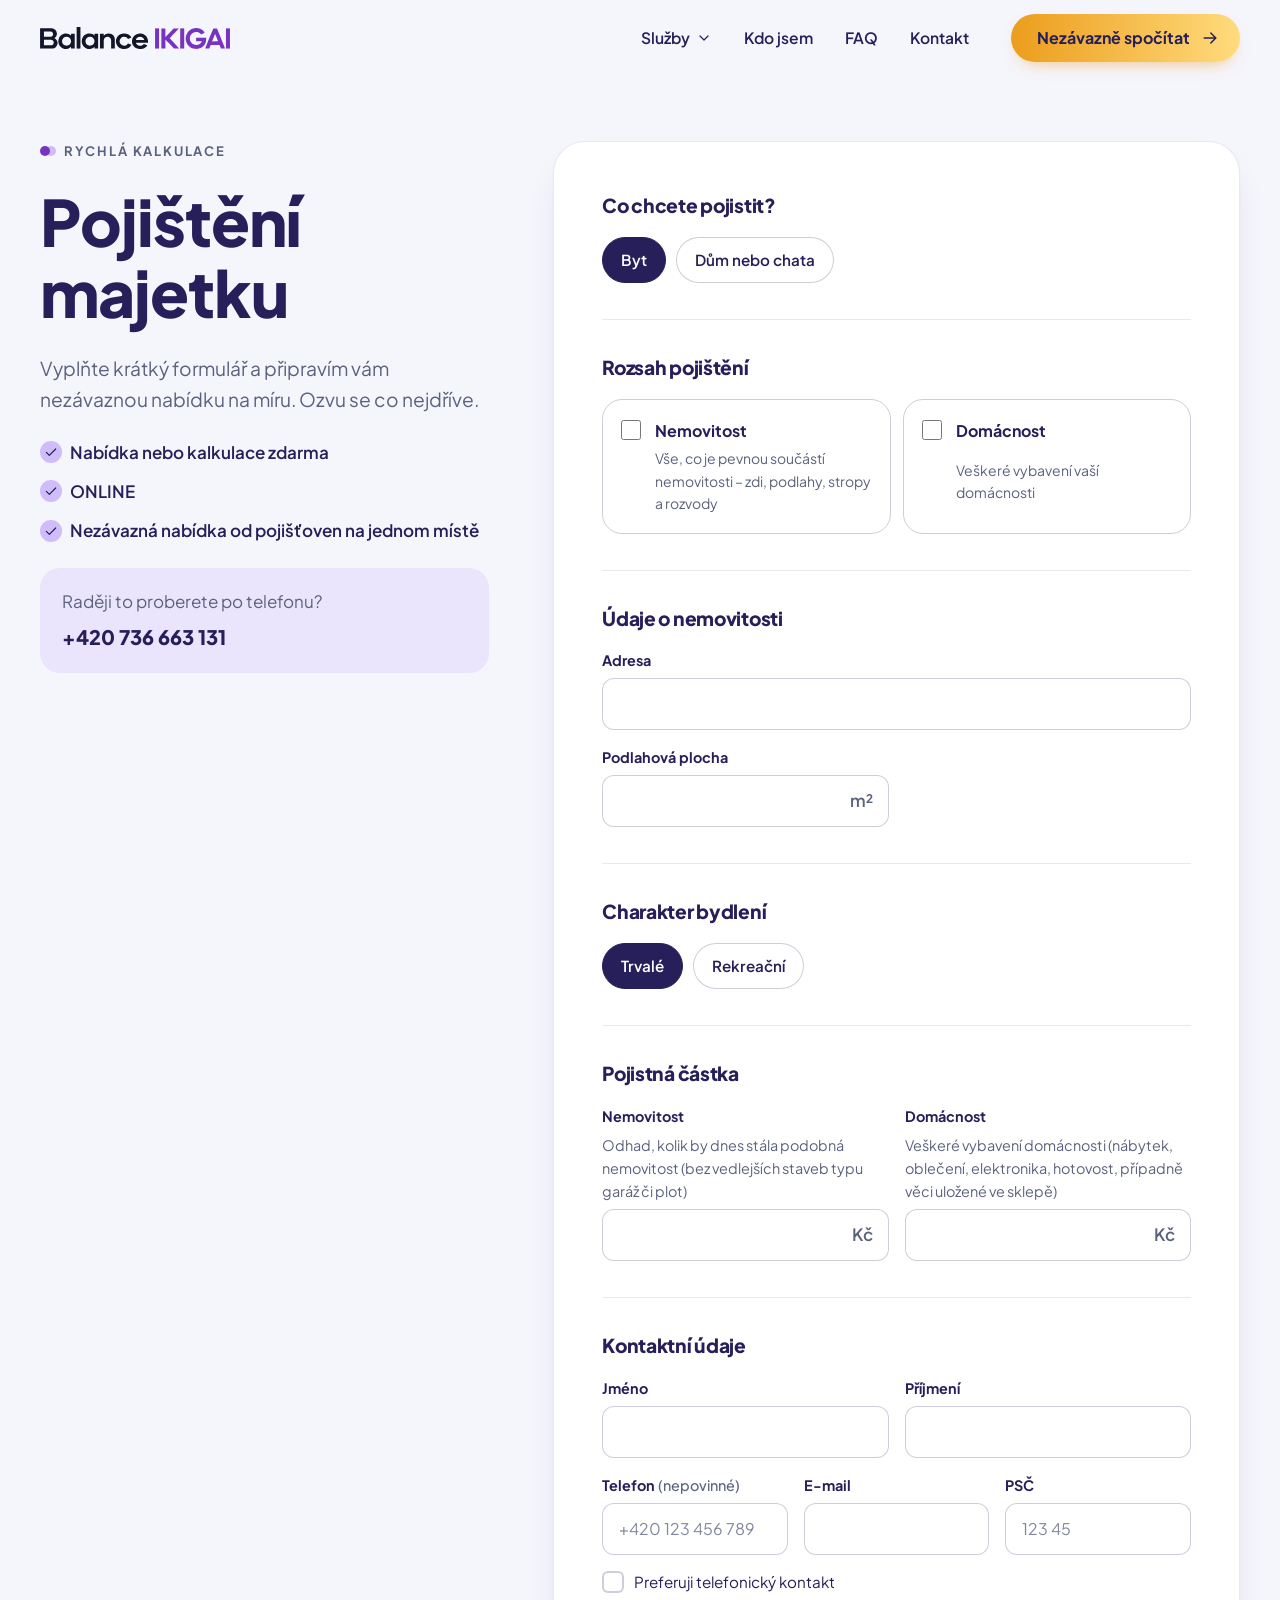
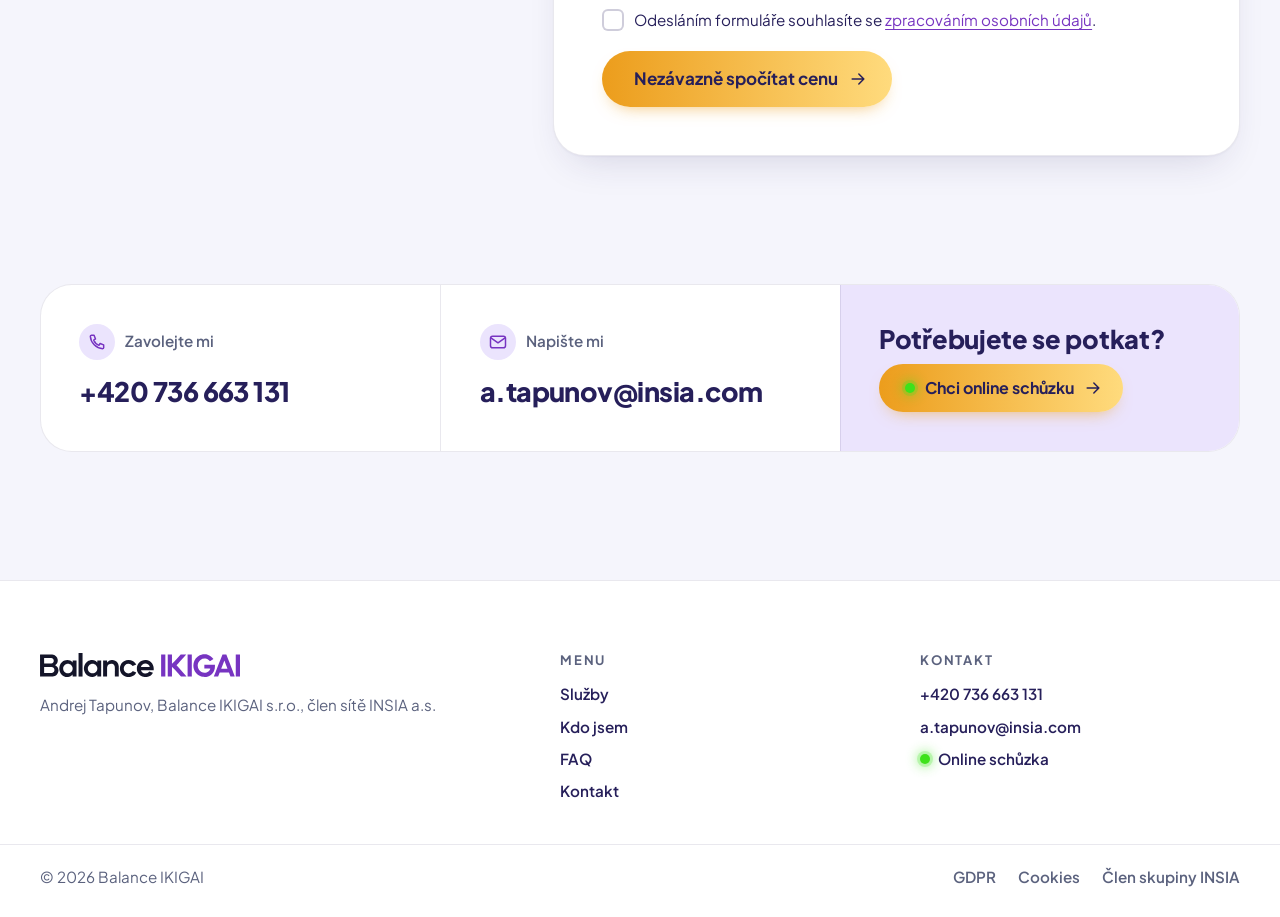
<file: pojisteni-majetku.html>
<!doctype html>
<html lang="cs">
<head>
<meta charset="utf-8">
<meta name="viewport" content="width=device-width, initial-scale=1">
<title>Pojištění majetku – byt, dům, chata | Balance IKIGAI</title>
<meta name="description" content="Pojištění bytů, domů a chat – nemovitost i domácnost. Rychlá online kalkulace a nezávazné srovnání nabídek zdarma.">
<link rel="canonical" href="https://www.balanceikigai.cz/pojisteni-majetku">
<meta property="og:type" content="website">
<meta property="og:locale" content="cs_CZ">
<meta property="og:site_name" content="Balance IKIGAI">
<meta property="og:title" content="Pojištění majetku – byt, dům, chata | Balance IKIGAI">
<meta property="og:description" content="Pojištění bytů, domů a chat – nemovitost i domácnost. Rychlá online kalkulace a nezávazné srovnání nabídek zdarma.">
<meta property="og:url" content="https://www.balanceikigai.cz/pojisteni-majetku">
<!-- TODO: og:image (1200×630) dodá klient -->
<meta name="theme-color" content="#f5f5fc">
<!-- TODO: favicon je provizorní, finální dodá klient -->
<link rel="icon" href="assets/img/favicon.svg" type="image/svg+xml">
<link rel="preconnect" href="https://fonts.googleapis.com">
<link rel="preconnect" href="https://fonts.gstatic.com" crossorigin>
<link rel="stylesheet" href="https://fonts.googleapis.com/css2?family=Plus+Jakarta+Sans:wght@400;500;600;700;800&amp;display=swap">
<link rel="stylesheet" href="css/style.css">
<script>(function(d){d.className+=' js'+(matchMedia('(prefers-reduced-motion: reduce)').matches?'':' anim');setTimeout(function(){d.classList.remove('anim')},3000)})(document.documentElement)</script>
<script defer src="js/main.js"></script>
<script type="application/ld+json">
{
  "@context": "https://schema.org",
  "@type": "Service",
  "name": "Pojištění majetku",
  "description": "Pojištění bytů, domů a chat – nemovitost i domácnost. Rychlá online kalkulace a nezávazné srovnání nabídek zdarma.",
  "url": "https://www.balanceikigai.cz/pojisteni-majetku",
  "serviceType": "Pojištění majetku",
  "areaServed": {
    "@type": "Country",
    "name": "Česká republika"
  },
  "provider": {
    "@type": "InsuranceAgency",
    "@id": "https://www.balanceikigai.cz/#agentura",
    "name": "Balance IKIGAI s.r.o.",
    "url": "https://www.balanceikigai.cz/"
  }
}
</script>
</head>
<body>
<a class="skip-link" href="#obsah">Přeskočit na obsah</a>
<header class="site-header">
  <div class="container header-inner">
    <a class="brand" href="./"><img src="assets/img/balance-ikigai.svg" alt="Balance IKIGAI – úvodní stránka" width="190" height="22"></a>
    <button class="nav-toggle" type="button" aria-expanded="false" aria-controls="site-nav"><span class="sr-only">Otevřít menu</span><span class="nav-toggle-bars" aria-hidden="true"></span></button>
    <nav id="site-nav" class="site-nav" aria-label="Hlavní navigace">
      <ul class="nav-list">
        <li class="has-sub">
          <button class="nav-link nav-sub-toggle" type="button" aria-expanded="false" aria-controls="nav-sluzby">Služby <svg class="i-chevron" viewBox="0 0 24 24" fill="none" stroke="currentColor" stroke-width="1.8" stroke-linecap="round" stroke-linejoin="round" aria-hidden="true" focusable="false"><path d="m6 9 6 6 6-6"/></svg></button>
          <ul id="nav-sluzby" class="nav-sub">
            <li><a href="autopojisteni.html"><svg class="icon" viewBox="0 0 24 24" fill="none" stroke="currentColor" stroke-width="1.8" stroke-linecap="round" stroke-linejoin="round" aria-hidden="true" focusable="false"><path d="M3 16v-3.2a2 2 0 0 1 .4-1.2L5.6 8a2 2 0 0 1 1.6-.8h9.6a2 2 0 0 1 1.6.8l2.2 3.6a2 2 0 0 1 .4 1.2V16a1 1 0 0 1-1 1h-1.5M3 16a1 1 0 0 0 1 1h1.5M8.5 17h7"/><circle cx="7" cy="17" r="1.8"/><circle cx="17" cy="17" r="1.8"/><path d="M4 11.5h16"/></svg>Autopojištění</a></li>
            <li><a href="zivotni-urazove-pojisteni.html"><svg class="icon" viewBox="0 0 24 24" fill="none" stroke="currentColor" stroke-width="1.8" stroke-linecap="round" stroke-linejoin="round" aria-hidden="true" focusable="false"><path d="M12 20s-7.5-4.6-7.5-10.2A4.3 4.3 0 0 1 12 7a4.3 4.3 0 0 1 7.5 2.8C19.5 15.4 12 20 12 20z"/><path d="M8.5 12h2l1-2 1.5 4 1-2h1.5"/></svg>Životní / úrazové pojištění</a></li>
            <li><a href="pojisteni-majetku.html" aria-current="page"><svg class="icon" viewBox="0 0 24 24" fill="none" stroke="currentColor" stroke-width="1.8" stroke-linecap="round" stroke-linejoin="round" aria-hidden="true" focusable="false"><path d="M3.5 10.5 12 4l8.5 6.5"/><path d="M5.5 9v10.5h13V9"/><path d="M10 19.5v-5h4v5"/></svg>Pojištění majetku</a></li>
            <li><a href="hypoteky.html"><svg class="icon" viewBox="0 0 24 24" fill="none" stroke="currentColor" stroke-width="1.8" stroke-linecap="round" stroke-linejoin="round" aria-hidden="true" focusable="false"><path d="M3.5 10.5 12 4l8.5 6.5"/><path d="M5.5 9v10.5h13V9"/><path d="m9.5 16.5 5-5"/><circle cx="10" cy="12" r=".9"/><circle cx="14" cy="16" r=".9"/></svg>Hypotéky a úvěry</a></li>
            <li><a href="cestovni-pojisteni.html"><svg class="icon" viewBox="0 0 24 24" fill="none" stroke="currentColor" stroke-width="1.8" stroke-linecap="round" stroke-linejoin="round" aria-hidden="true" focusable="false"><path d="M21 4 3 11.2l6.8 2.4L21 4z"/><path d="m21 4-4.8 15.5-6.4-5.9"/><path d="M9.8 13.6V19l2.8-3"/></svg>Cestovní pojištění</a></li>
            <li><a href="online-schuzka.html"><span class="icon icon-online" aria-hidden="true"><span class="online-dot"></span></span>Online schůzka</a></li>
          </ul>
        </li>
        <li><a class="nav-link" href="./#kdo-jsem">Kdo jsem</a></li>
        <li><a class="nav-link" href="./#faq">FAQ</a></li>
        <li><a class="nav-link" href="./#kontakt">Kontakt</a></li>
      </ul>
      <a class="btn nav-cta" href="./#spocitat">Nezávazně spočítat <svg class="i-arrow" viewBox="0 0 24 24" fill="none" stroke="currentColor" stroke-width="1.8" stroke-linecap="round" stroke-linejoin="round" aria-hidden="true" focusable="false"><path d="M5 12h14M13 6l6 6-6 6"/></svg></a>
    </nav>
  </div>
</header>
<main id="obsah" class="page">
  <div class="container">
    <div class="calc">
      <div class="calc-aside">
        <p class="eyebrow">Rychlá kalkulace</p>
        <h1>Pojištění majetku</h1>
        <p class="lead">Vyplňte krátký formulář a připravím vám nezávaznou nabídku na míru. Ozvu se co nejdříve.</p>
        <ul class="perks">
          <li><svg class="icon" viewBox="0 0 24 24" fill="none" stroke="currentColor" stroke-width="1.8" stroke-linecap="round" stroke-linejoin="round" aria-hidden="true" focusable="false"><path d="m5 12.5 4.5 4.5L19 7.5"/></svg>Nabídka nebo kalkulace zdarma</li>
          <li><svg class="icon" viewBox="0 0 24 24" fill="none" stroke="currentColor" stroke-width="1.8" stroke-linecap="round" stroke-linejoin="round" aria-hidden="true" focusable="false"><path d="m5 12.5 4.5 4.5L19 7.5"/></svg>ONLINE</li>
          <li><svg class="icon" viewBox="0 0 24 24" fill="none" stroke="currentColor" stroke-width="1.8" stroke-linecap="round" stroke-linejoin="round" aria-hidden="true" focusable="false"><path d="m5 12.5 4.5 4.5L19 7.5"/></svg>Nezávazná nabídka od pojišťoven na jednom místě</li>
        </ul>
        <p class="calc-help"><span class="muted">Raději to proberete po telefonu?</span><a href="tel:+420736663131">+420&nbsp;736&nbsp;663&nbsp;131</a></p>
      </div>
      <div class="form-card">
        <form class="form" action="https://api.web3forms.com/submit" method="post">
          <!-- TODO: access_key si klient vygeneruje na web3forms.com pro a.tapunov@insia.com -->
          <input type="hidden" name="access_key" value="DOPLNIT_WEB3FORMS_ACCESS_KEY">
          <input type="hidden" name="subject" value="Poptávka z webu: Pojištění majetku">
          <input type="hidden" name="from_name" value="Balance IKIGAI – web">
          <input type="hidden" name="redirect" value="https://www.balanceikigai.cz/dekujeme">
          <!-- honeypot proti spamu (web3forms) -->
          <input type="checkbox" name="botcheck" class="hp" tabindex="-1" autocomplete="off">
        <fieldset class="fs">
          <legend>Co chcete pojistit?</legend>
          <div class="pills">
              <label class="pill"><input type="radio" name="Co-pojistit" value="Byt" checked><span>Byt</span></label>
              <label class="pill"><input type="radio" name="Co-pojistit" value="Dům nebo chata"><span>Dům nebo chata</span></label>
          </div>
        </fieldset>
        <fieldset class="fs">
          <legend>Rozsah pojištění</legend>
          <div class="option-cards">
            <label class="option-card"><input class="check-input" type="checkbox" name="Nemovitost" value="Ano"><strong>Nemovitost</strong><span>Vše, co je pevnou součástí nemovitosti – zdi, podlahy, stropy a rozvody</span></label>
            <label class="option-card"><input class="check-input" type="checkbox" name="Domacnost" value="Ano"><strong>Domácnost</strong><span>Veškeré vybavení vaší domácnosti</span></label>
          </div>
        </fieldset>
        <fieldset class="fs">
          <legend>Údaje o nemovitosti</legend>
          <div class="fields">
            <div class="field full"><label for="adresa">Adresa</label><input id="adresa" name="Adresa" type="text" required autocomplete="street-address" maxlength="200"></div>
            <div class="field"><label for="plocha">Podlahová plocha</label><div class="with-unit"><input id="plocha" name="Podlahova-plocha" type="number" required min="1" max="10000" inputmode="numeric"><span class="unit" aria-hidden="true">m²</span></div></div>
          </div>
        </fieldset>
        <fieldset class="fs" data-show-if="Co-pojistit=Dům nebo chata" hidden disabled>
          <legend>Počet pater</legend>
          <div class="pills">
              <label class="pill"><input type="radio" name="Pocet-pater" value="1" checked><span>1</span></label>
              <label class="pill"><input type="radio" name="Pocet-pater" value="2"><span>2</span></label>
              <label class="pill"><input type="radio" name="Pocet-pater" value="3"><span>3</span></label>
              <label class="pill"><input type="radio" name="Pocet-pater" value="4 a více"><span>4 a více</span></label>
          </div>
        </fieldset>
        <fieldset class="fs">
          <legend>Charakter bydlení</legend>
          <div class="pills">
              <label class="pill"><input type="radio" name="Charakter-bydleni" value="Trvalé" checked><span>Trvalé</span></label>
              <label class="pill"><input type="radio" name="Charakter-bydleni" value="Rekreační"><span>Rekreační</span></label>
          </div>
        </fieldset>
        <fieldset class="fs">
          <legend>Pojistná částka</legend>
          <div class="fields">
            <div class="field"><label for="cena-nemovitosti">Nemovitost</label><p class="fs-note" id="cena-nemovitosti-pozn">Odhad, kolik by dnes stála podobná nemovitost (bez vedlejších staveb typu garáž či plot)</p><div class="with-unit"><input id="cena-nemovitosti" name="Cena-Nemovitosti" type="text" inputmode="numeric" maxlength="16" data-format="money" aria-describedby="cena-nemovitosti-pozn"><span class="unit" aria-hidden="true">Kč</span></div></div>
            <div class="field"><label for="cena-domacnosti">Domácnost</label><p class="fs-note" id="cena-domacnosti-pozn">Veškeré vybavení domácnosti (nábytek, oblečení, elektronika, hotovost, případně věci uložené ve sklepě)</p><div class="with-unit"><input id="cena-domacnosti" name="Cena-Domacnosti" type="text" inputmode="numeric" maxlength="16" data-format="money" aria-describedby="cena-domacnosti-pozn"><span class="unit" aria-hidden="true">Kč</span></div></div>
          </div>
        </fieldset>
        <fieldset class="fs">
          <legend>Kontaktní údaje</legend>
            <div class="fields">
              <div class="field"><label for="jmeno">Jméno</label><input id="jmeno" name="Jmeno" type="text" required autocomplete="given-name" maxlength="100"></div>
              <div class="field"><label for="prijmeni">Příjmení</label><input id="prijmeni" name="Prijmeni" type="text" required autocomplete="family-name" maxlength="100"></div>
              
            </div>
          <div class="fields three">
            <div class="field"><label for="telefon">Telefon <span class="opt">(nepovinné)</span></label><input id="telefon" name="Telefon" type="tel" autocomplete="tel" inputmode="tel" maxlength="17" placeholder="+420 123 456 789" pattern="\+?[0-9 ]{9,17}" title="Telefon ve tvaru +420 123 456 789" data-format="phone"></div>
            <div class="field"><label for="email">E-mail</label><input id="email" name="E-mail" type="email" required autocomplete="email" maxlength="200"></div>
            <div class="field"><label for="psc">PSČ</label><input id="psc" name="PSC" type="text" required autocomplete="postal-code" inputmode="numeric" maxlength="6" placeholder="123 45" pattern="[0-9]{3} ?[0-9]{2}" title="PSČ ve tvaru 123 45" data-format="psc"></div>
          </div>
          <label class="check"><input type="checkbox" name="Preferuji-telefonicky-kontakt" value="Ano"> Preferuji telefonický kontakt</label>
        </fieldset>
        <div class="form-foot">
          <label class="check"><input type="checkbox" name="GDPR-Souhlas" value="Ano" required> <span>Odesláním formuláře souhlasíte se <a href="gdpr.html" target="_blank" rel="noopener">zpracováním osobních údajů</a>.</span></label>
          <button class="btn btn-lg" type="submit">Nezávazně spočítat cenu <svg class="i-arrow" viewBox="0 0 24 24" fill="none" stroke="currentColor" stroke-width="1.8" stroke-linecap="round" stroke-linejoin="round" aria-hidden="true" focusable="false"><path d="M5 12h14M13 6l6 6-6 6"/></svg></button>
        </div>
        </form>
      </div>
    </div>
  </div>
  <section class="section" aria-label="Kontakt" style="padding-bottom:0">
    <div class="container">
      <div class="contact-band">
        <div class="contact-cell">
          <span class="label"><svg class="icon" viewBox="0 0 24 24" fill="none" stroke="currentColor" stroke-width="1.8" stroke-linecap="round" stroke-linejoin="round" aria-hidden="true" focusable="false"><path d="M5 4h3.5l1.7 4.3-2.2 1.4a11 11 0 0 0 6.3 6.3l1.4-2.2L20 15.5V19a1 1 0 0 1-1.1 1A16 16 0 0 1 4 5.1 1 1 0 0 1 5 4z"/></svg>Zavolejte mi</span>
          <a class="big" href="tel:+420736663131">+420&nbsp;736&nbsp;663&nbsp;131</a>
        </div>
        <div class="contact-cell">
          <span class="label"><svg class="icon" viewBox="0 0 24 24" fill="none" stroke="currentColor" stroke-width="1.8" stroke-linecap="round" stroke-linejoin="round" aria-hidden="true" focusable="false"><rect x="3" y="5" width="18" height="14" rx="2.5"/><path d="m3.5 7 8.5 6 8.5-6"/></svg>Napište mi</span>
          <a class="big" href="mailto:a.tapunov@insia.com?subject=Dotaz">a.tapunov@insia.com</a>
        </div>
        <div class="contact-cell accent">
          <h2>Potřebujete se potkat?</h2>
          <a class="btn" href="online-schuzka.html"><span class="online-dot" aria-hidden="true"></span>Chci online schůzku <svg class="i-arrow" viewBox="0 0 24 24" fill="none" stroke="currentColor" stroke-width="1.8" stroke-linecap="round" stroke-linejoin="round" aria-hidden="true" focusable="false"><path d="M5 12h14M13 6l6 6-6 6"/></svg></a>
        </div>
      </div>
    </div>
  </section>
</main>
<footer class="site-footer">
  <div class="container footer-grid">
    <div class="footer-brand">
      <a href="./"><img src="assets/img/balance-ikigai.svg" alt="Balance IKIGAI – úvodní stránka" width="200" height="24" loading="lazy"></a>
      <p>Andrej Tapunov, Balance IKIGAI s.r.o., člen sítě INSIA a.s.</p>
      <!-- TODO: identifikační údaje (IČ, adresa, registrace ČNB) dodá klient -->
    </div>
    <nav class="footer-col" aria-label="Patička">
      <h2>Menu</h2>
      <ul>
        <li><a href="./#spocitat">Služby</a></li>
        <li><a href="./#kdo-jsem">Kdo jsem</a></li>
        <li><a href="./#faq">FAQ</a></li>
        <li><a href="./#kontakt">Kontakt</a></li>
      </ul>
    </nav>
    <div class="footer-col">
      <h2>Kontakt</h2>
      <ul>
        <li><a href="tel:+420736663131">+420&nbsp;736&nbsp;663&nbsp;131</a></li>
        <li><a href="mailto:a.tapunov@insia.com">a.tapunov@insia.com</a></li>
        <li><a href="online-schuzka.html"><span class="online-dot" aria-hidden="true"></span>Online schůzka</a></li>
      </ul>
    </div>
  </div>
  <div class="container footer-bottom">
    <p>© 2026 Balance IKIGAI</p>
    <ul>
      <li><a href="gdpr.html">GDPR</a></li>
      <li><a href="zasady-pouzivani-cookies.html">Cookies</a></li>
      <li><a href="https://www.insia.cz" target="_blank" rel="noopener">Člen skupiny INSIA</a></li>
    </ul>
  </div>
</footer>
</body>
</html>
</file>
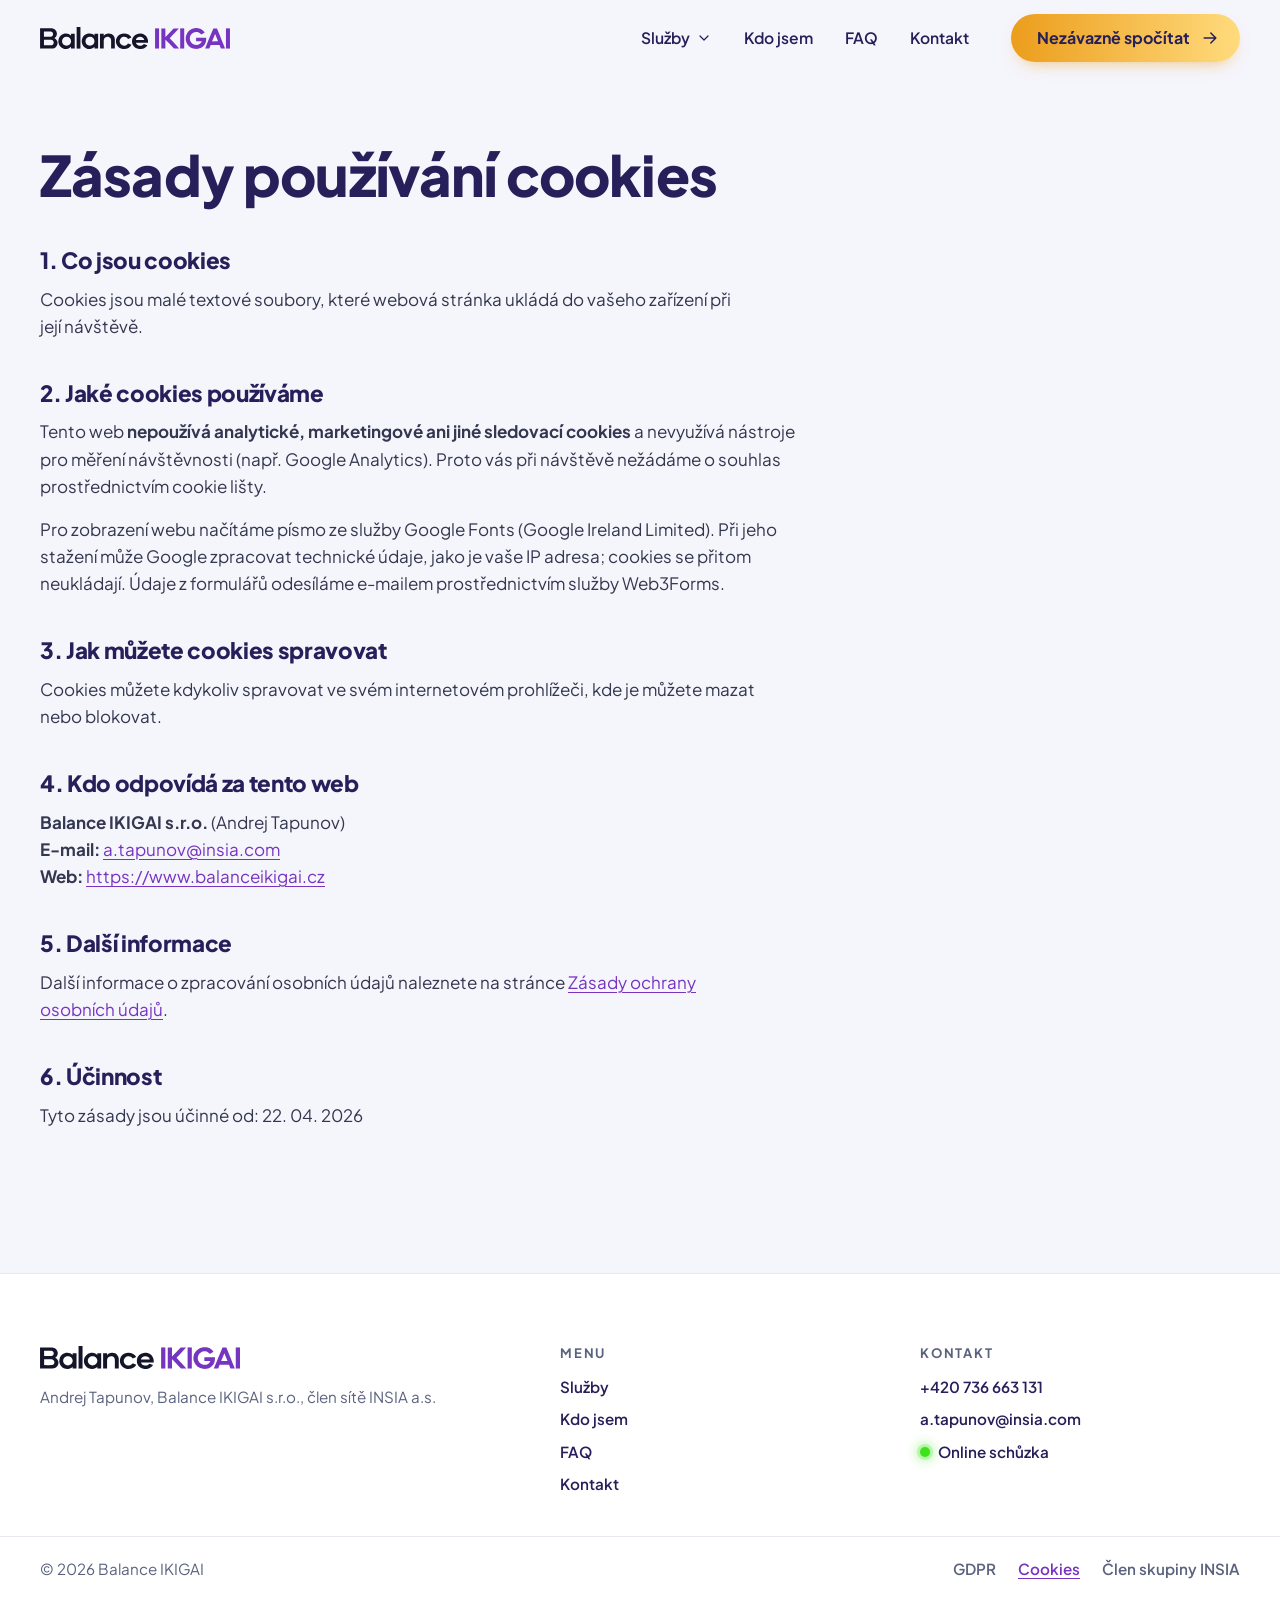
<file: zasady-pouzivani-cookies.html>
<!doctype html>
<html lang="cs">
<head>
<meta charset="utf-8">
<meta name="viewport" content="width=device-width, initial-scale=1">
<title>Zásady používání cookies | Balance IKIGAI</title>
<meta name="description" content="Tento web nepoužívá analytické ani marketingové cookies. Přečtěte si, jak s cookies pracujeme.">
<link rel="canonical" href="https://www.balanceikigai.cz/zasady-pouzivani-cookies">
<meta property="og:type" content="website">
<meta property="og:locale" content="cs_CZ">
<meta property="og:site_name" content="Balance IKIGAI">
<meta property="og:title" content="Zásady používání cookies | Balance IKIGAI">
<meta property="og:description" content="Tento web nepoužívá analytické ani marketingové cookies. Přečtěte si, jak s cookies pracujeme.">
<meta property="og:url" content="https://www.balanceikigai.cz/zasady-pouzivani-cookies">
<!-- TODO: og:image (1200×630) dodá klient -->
<meta name="theme-color" content="#f5f5fc">
<!-- TODO: favicon je provizorní, finální dodá klient -->
<link rel="icon" href="assets/img/favicon.svg" type="image/svg+xml">
<link rel="preconnect" href="https://fonts.googleapis.com">
<link rel="preconnect" href="https://fonts.gstatic.com" crossorigin>
<link rel="stylesheet" href="https://fonts.googleapis.com/css2?family=Plus+Jakarta+Sans:wght@400;500;600;700;800&amp;display=swap">
<link rel="stylesheet" href="css/style.css">
<script>(function(d){d.className+=' js'+(matchMedia('(prefers-reduced-motion: reduce)').matches?'':' anim');setTimeout(function(){d.classList.remove('anim')},3000)})(document.documentElement)</script>
<script defer src="js/main.js"></script>
</head>
<body>
<a class="skip-link" href="#obsah">Přeskočit na obsah</a>
<header class="site-header">
  <div class="container header-inner">
    <a class="brand" href="./"><img src="assets/img/balance-ikigai.svg" alt="Balance IKIGAI – úvodní stránka" width="190" height="22"></a>
    <button class="nav-toggle" type="button" aria-expanded="false" aria-controls="site-nav"><span class="sr-only">Otevřít menu</span><span class="nav-toggle-bars" aria-hidden="true"></span></button>
    <nav id="site-nav" class="site-nav" aria-label="Hlavní navigace">
      <ul class="nav-list">
        <li class="has-sub">
          <button class="nav-link nav-sub-toggle" type="button" aria-expanded="false" aria-controls="nav-sluzby">Služby <svg class="i-chevron" viewBox="0 0 24 24" fill="none" stroke="currentColor" stroke-width="1.8" stroke-linecap="round" stroke-linejoin="round" aria-hidden="true" focusable="false"><path d="m6 9 6 6 6-6"/></svg></button>
          <ul id="nav-sluzby" class="nav-sub">
            <li><a href="autopojisteni.html"><svg class="icon" viewBox="0 0 24 24" fill="none" stroke="currentColor" stroke-width="1.8" stroke-linecap="round" stroke-linejoin="round" aria-hidden="true" focusable="false"><path d="M3 16v-3.2a2 2 0 0 1 .4-1.2L5.6 8a2 2 0 0 1 1.6-.8h9.6a2 2 0 0 1 1.6.8l2.2 3.6a2 2 0 0 1 .4 1.2V16a1 1 0 0 1-1 1h-1.5M3 16a1 1 0 0 0 1 1h1.5M8.5 17h7"/><circle cx="7" cy="17" r="1.8"/><circle cx="17" cy="17" r="1.8"/><path d="M4 11.5h16"/></svg>Autopojištění</a></li>
            <li><a href="zivotni-urazove-pojisteni.html"><svg class="icon" viewBox="0 0 24 24" fill="none" stroke="currentColor" stroke-width="1.8" stroke-linecap="round" stroke-linejoin="round" aria-hidden="true" focusable="false"><path d="M12 20s-7.5-4.6-7.5-10.2A4.3 4.3 0 0 1 12 7a4.3 4.3 0 0 1 7.5 2.8C19.5 15.4 12 20 12 20z"/><path d="M8.5 12h2l1-2 1.5 4 1-2h1.5"/></svg>Životní / úrazové pojištění</a></li>
            <li><a href="pojisteni-majetku.html"><svg class="icon" viewBox="0 0 24 24" fill="none" stroke="currentColor" stroke-width="1.8" stroke-linecap="round" stroke-linejoin="round" aria-hidden="true" focusable="false"><path d="M3.5 10.5 12 4l8.5 6.5"/><path d="M5.5 9v10.5h13V9"/><path d="M10 19.5v-5h4v5"/></svg>Pojištění majetku</a></li>
            <li><a href="hypoteky.html"><svg class="icon" viewBox="0 0 24 24" fill="none" stroke="currentColor" stroke-width="1.8" stroke-linecap="round" stroke-linejoin="round" aria-hidden="true" focusable="false"><path d="M3.5 10.5 12 4l8.5 6.5"/><path d="M5.5 9v10.5h13V9"/><path d="m9.5 16.5 5-5"/><circle cx="10" cy="12" r=".9"/><circle cx="14" cy="16" r=".9"/></svg>Hypotéky a úvěry</a></li>
            <li><a href="cestovni-pojisteni.html"><svg class="icon" viewBox="0 0 24 24" fill="none" stroke="currentColor" stroke-width="1.8" stroke-linecap="round" stroke-linejoin="round" aria-hidden="true" focusable="false"><path d="M21 4 3 11.2l6.8 2.4L21 4z"/><path d="m21 4-4.8 15.5-6.4-5.9"/><path d="M9.8 13.6V19l2.8-3"/></svg>Cestovní pojištění</a></li>
            <li><a href="online-schuzka.html"><span class="icon icon-online" aria-hidden="true"><span class="online-dot"></span></span>Online schůzka</a></li>
          </ul>
        </li>
        <li><a class="nav-link" href="./#kdo-jsem">Kdo jsem</a></li>
        <li><a class="nav-link" href="./#faq">FAQ</a></li>
        <li><a class="nav-link" href="./#kontakt">Kontakt</a></li>
      </ul>
      <a class="btn nav-cta" href="./#spocitat">Nezávazně spočítat <svg class="i-arrow" viewBox="0 0 24 24" fill="none" stroke="currentColor" stroke-width="1.8" stroke-linecap="round" stroke-linejoin="round" aria-hidden="true" focusable="false"><path d="M5 12h14M13 6l6 6-6 6"/></svg></a>
    </nav>
  </div>
</header>
<main id="obsah" class="page">
  <div class="container">
    <article class="prose">
      <h1>Zásady používání cookies</h1>
      <h2>1. Co jsou cookies</h2>
      <p>Cookies jsou malé textové soubory, které webová stránka ukládá do vašeho zařízení při její návštěvě.</p>
      <h2>2. Jaké cookies používáme</h2>
      <p>Tento web <strong>nepoužívá analytické, marketingové ani jiné sledovací cookies</strong> a nevyužívá nástroje pro měření návštěvnosti (např. Google Analytics). Proto vás při návštěvě nežádáme o souhlas prostřednictvím cookie lišty.</p>
      <p>Pro zobrazení webu načítáme písmo ze služby Google Fonts (Google Ireland Limited). Při jeho stažení může Google zpracovat technické údaje, jako je vaše IP adresa; cookies se přitom neukládají. Údaje z formulářů odesíláme e-mailem prostřednictvím služby Web3Forms.</p>
      <h2>3. Jak můžete cookies spravovat</h2>
      <p>Cookies můžete kdykoliv spravovat ve svém internetovém prohlížeči, kde je můžete mazat nebo blokovat.</p>
      <h2>4. Kdo odpovídá za tento web</h2>
      <p><strong>Balance IKIGAI s.r.o.</strong> (Andrej Tapunov) <!-- TODO: identifikační údaje (IČ, adresa, registrace ČNB) dodá klient --><br>
      <strong>E-mail:</strong> <a href="mailto:a.tapunov@insia.com">a.tapunov@insia.com</a><br>
      <strong>Web:</strong> <a href="https://www.balanceikigai.cz">https://www.balanceikigai.cz</a></p>
      <h2>5. Další informace</h2>
      <p>Další informace o zpracování osobních údajů naleznete na stránce <a href="gdpr.html">Zásady ochrany osobních údajů</a>.</p>
      <h2>6. Účinnost</h2>
      <!-- TODO: datum účinnosti potvrdí klient (text upraven – web nepoužívá analytiku) -->
      <p>Tyto zásady jsou účinné od: 22. 04. 2026</p>
    </article>
  </div>
</main>
<footer class="site-footer">
  <div class="container footer-grid">
    <div class="footer-brand">
      <a href="./"><img src="assets/img/balance-ikigai.svg" alt="Balance IKIGAI – úvodní stránka" width="200" height="24" loading="lazy"></a>
      <p>Andrej Tapunov, Balance IKIGAI s.r.o., člen sítě INSIA a.s.</p>
      <!-- TODO: identifikační údaje (IČ, adresa, registrace ČNB) dodá klient -->
    </div>
    <nav class="footer-col" aria-label="Patička">
      <h2>Menu</h2>
      <ul>
        <li><a href="./#spocitat">Služby</a></li>
        <li><a href="./#kdo-jsem">Kdo jsem</a></li>
        <li><a href="./#faq">FAQ</a></li>
        <li><a href="./#kontakt">Kontakt</a></li>
      </ul>
    </nav>
    <div class="footer-col">
      <h2>Kontakt</h2>
      <ul>
        <li><a href="tel:+420736663131">+420&nbsp;736&nbsp;663&nbsp;131</a></li>
        <li><a href="mailto:a.tapunov@insia.com">a.tapunov@insia.com</a></li>
        <li><a href="online-schuzka.html"><span class="online-dot" aria-hidden="true"></span>Online schůzka</a></li>
      </ul>
    </div>
  </div>
  <div class="container footer-bottom">
    <p>© 2026 Balance IKIGAI</p>
    <ul>
      <li><a href="gdpr.html">GDPR</a></li>
      <li><a href="zasady-pouzivani-cookies.html" aria-current="page">Cookies</a></li>
      <li><a href="https://www.insia.cz" target="_blank" rel="noopener">Člen skupiny INSIA</a></li>
    </ul>
  </div>
</footer>
</body>
</html>
</file>
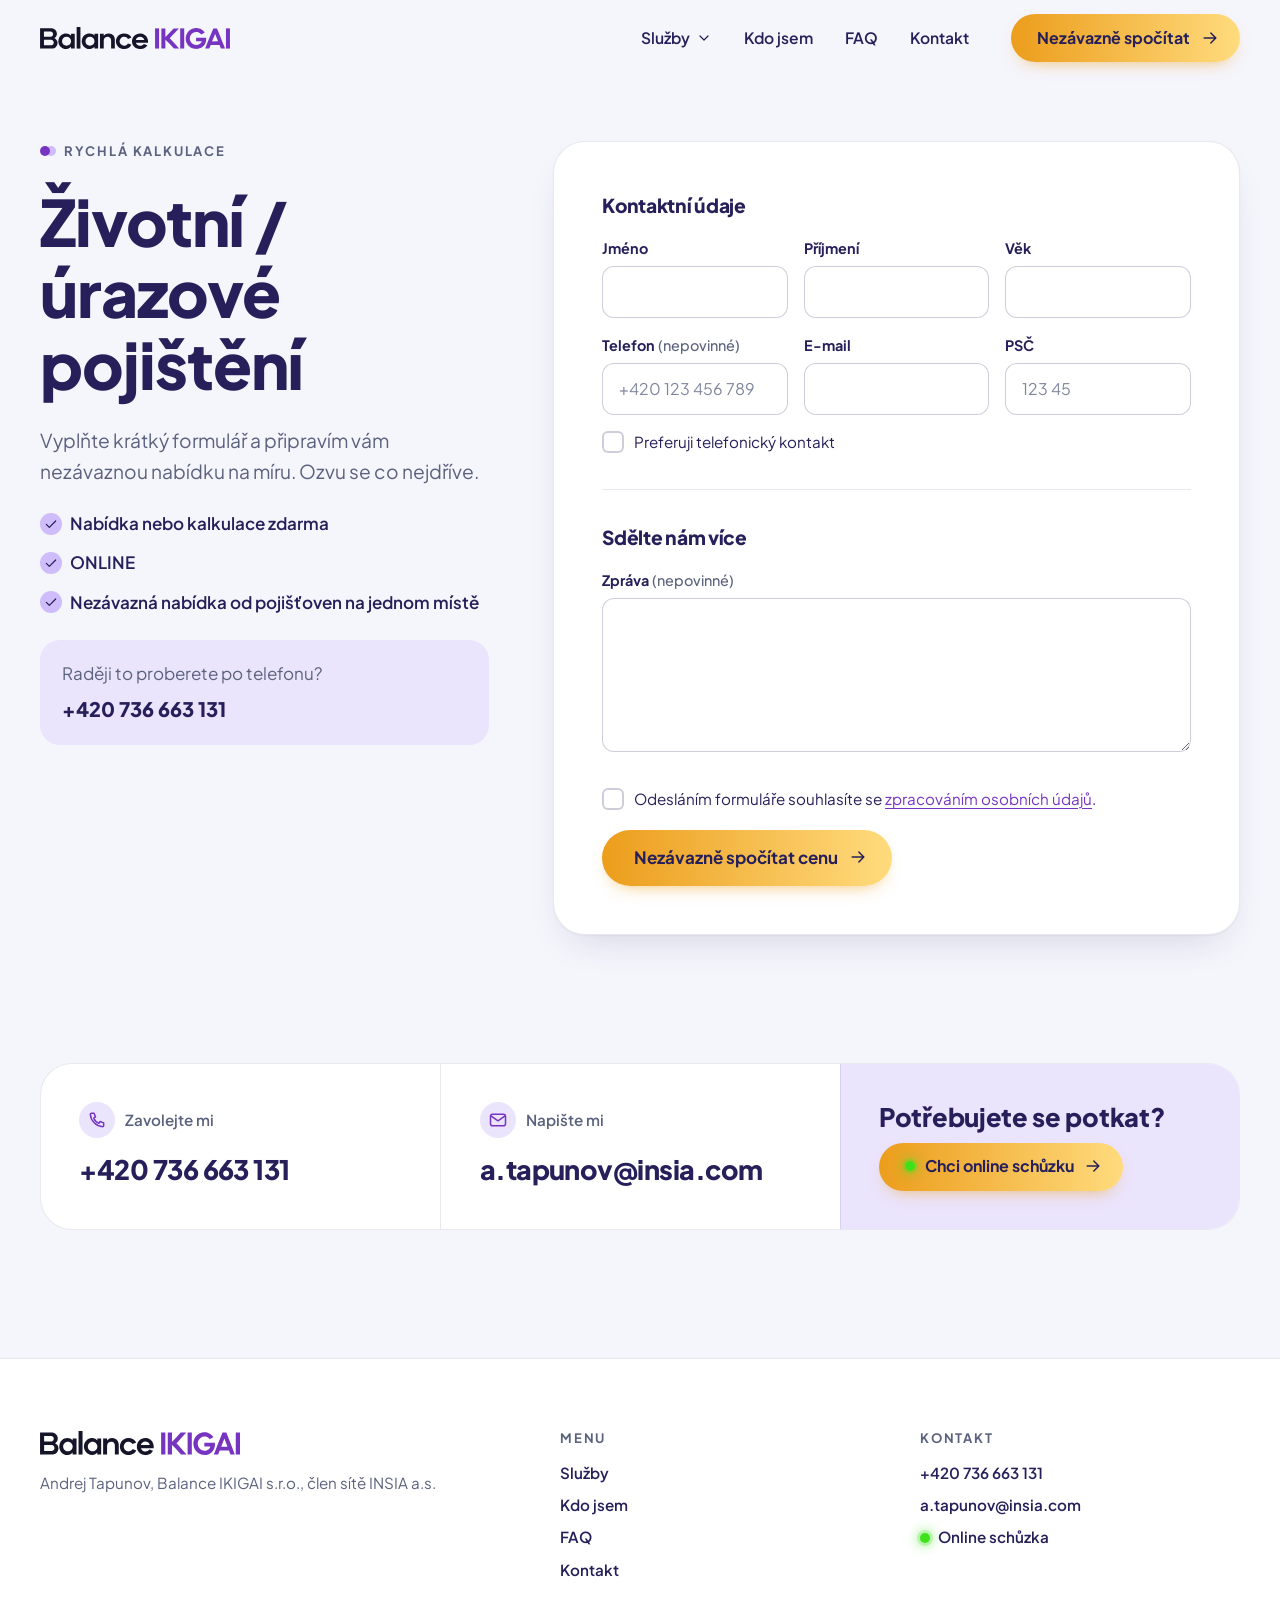
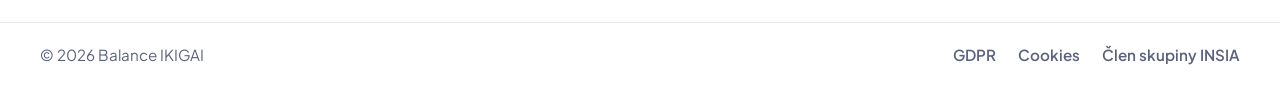
<file: zivotni-urazove-pojisteni.html>
<!doctype html>
<html lang="cs">
<head>
<meta charset="utf-8">
<meta name="viewport" content="width=device-width, initial-scale=1">
<title>Životní a úrazové pojištění – kalkulace | Balance IKIGAI</title>
<meta name="description" content="Nezávazná kalkulace životního a úrazového pojištění i pojištění odpovědnosti. Srovnání nabídek a poradenství zdarma.">
<link rel="canonical" href="https://www.balanceikigai.cz/zivotni-urazove-pojisteni">
<meta property="og:type" content="website">
<meta property="og:locale" content="cs_CZ">
<meta property="og:site_name" content="Balance IKIGAI">
<meta property="og:title" content="Životní a úrazové pojištění – kalkulace | Balance IKIGAI">
<meta property="og:description" content="Nezávazná kalkulace životního a úrazového pojištění i pojištění odpovědnosti. Srovnání nabídek a poradenství zdarma.">
<meta property="og:url" content="https://www.balanceikigai.cz/zivotni-urazove-pojisteni">
<!-- TODO: og:image (1200×630) dodá klient -->
<meta name="theme-color" content="#f5f5fc">
<!-- TODO: favicon je provizorní, finální dodá klient -->
<link rel="icon" href="assets/img/favicon.svg" type="image/svg+xml">
<link rel="preconnect" href="https://fonts.googleapis.com">
<link rel="preconnect" href="https://fonts.gstatic.com" crossorigin>
<link rel="stylesheet" href="https://fonts.googleapis.com/css2?family=Plus+Jakarta+Sans:wght@400;500;600;700;800&amp;display=swap">
<link rel="stylesheet" href="css/style.css">
<script>(function(d){d.className+=' js'+(matchMedia('(prefers-reduced-motion: reduce)').matches?'':' anim');setTimeout(function(){d.classList.remove('anim')},3000)})(document.documentElement)</script>
<script defer src="js/main.js"></script>
<script type="application/ld+json">
{
  "@context": "https://schema.org",
  "@type": "Service",
  "name": "Životní a úrazové pojištění",
  "description": "Nezávazná kalkulace životního a úrazového pojištění i pojištění odpovědnosti. Srovnání nabídek a poradenství zdarma.",
  "url": "https://www.balanceikigai.cz/zivotni-urazove-pojisteni",
  "serviceType": "Životní a úrazové pojištění",
  "areaServed": {
    "@type": "Country",
    "name": "Česká republika"
  },
  "provider": {
    "@type": "InsuranceAgency",
    "@id": "https://www.balanceikigai.cz/#agentura",
    "name": "Balance IKIGAI s.r.o.",
    "url": "https://www.balanceikigai.cz/"
  }
}
</script>
</head>
<body>
<a class="skip-link" href="#obsah">Přeskočit na obsah</a>
<header class="site-header">
  <div class="container header-inner">
    <a class="brand" href="./"><img src="assets/img/balance-ikigai.svg" alt="Balance IKIGAI – úvodní stránka" width="190" height="22"></a>
    <button class="nav-toggle" type="button" aria-expanded="false" aria-controls="site-nav"><span class="sr-only">Otevřít menu</span><span class="nav-toggle-bars" aria-hidden="true"></span></button>
    <nav id="site-nav" class="site-nav" aria-label="Hlavní navigace">
      <ul class="nav-list">
        <li class="has-sub">
          <button class="nav-link nav-sub-toggle" type="button" aria-expanded="false" aria-controls="nav-sluzby">Služby <svg class="i-chevron" viewBox="0 0 24 24" fill="none" stroke="currentColor" stroke-width="1.8" stroke-linecap="round" stroke-linejoin="round" aria-hidden="true" focusable="false"><path d="m6 9 6 6 6-6"/></svg></button>
          <ul id="nav-sluzby" class="nav-sub">
            <li><a href="autopojisteni.html"><svg class="icon" viewBox="0 0 24 24" fill="none" stroke="currentColor" stroke-width="1.8" stroke-linecap="round" stroke-linejoin="round" aria-hidden="true" focusable="false"><path d="M3 16v-3.2a2 2 0 0 1 .4-1.2L5.6 8a2 2 0 0 1 1.6-.8h9.6a2 2 0 0 1 1.6.8l2.2 3.6a2 2 0 0 1 .4 1.2V16a1 1 0 0 1-1 1h-1.5M3 16a1 1 0 0 0 1 1h1.5M8.5 17h7"/><circle cx="7" cy="17" r="1.8"/><circle cx="17" cy="17" r="1.8"/><path d="M4 11.5h16"/></svg>Autopojištění</a></li>
            <li><a href="zivotni-urazove-pojisteni.html" aria-current="page"><svg class="icon" viewBox="0 0 24 24" fill="none" stroke="currentColor" stroke-width="1.8" stroke-linecap="round" stroke-linejoin="round" aria-hidden="true" focusable="false"><path d="M12 20s-7.5-4.6-7.5-10.2A4.3 4.3 0 0 1 12 7a4.3 4.3 0 0 1 7.5 2.8C19.5 15.4 12 20 12 20z"/><path d="M8.5 12h2l1-2 1.5 4 1-2h1.5"/></svg>Životní / úrazové pojištění</a></li>
            <li><a href="pojisteni-majetku.html"><svg class="icon" viewBox="0 0 24 24" fill="none" stroke="currentColor" stroke-width="1.8" stroke-linecap="round" stroke-linejoin="round" aria-hidden="true" focusable="false"><path d="M3.5 10.5 12 4l8.5 6.5"/><path d="M5.5 9v10.5h13V9"/><path d="M10 19.5v-5h4v5"/></svg>Pojištění majetku</a></li>
            <li><a href="hypoteky.html"><svg class="icon" viewBox="0 0 24 24" fill="none" stroke="currentColor" stroke-width="1.8" stroke-linecap="round" stroke-linejoin="round" aria-hidden="true" focusable="false"><path d="M3.5 10.5 12 4l8.5 6.5"/><path d="M5.5 9v10.5h13V9"/><path d="m9.5 16.5 5-5"/><circle cx="10" cy="12" r=".9"/><circle cx="14" cy="16" r=".9"/></svg>Hypotéky a úvěry</a></li>
            <li><a href="cestovni-pojisteni.html"><svg class="icon" viewBox="0 0 24 24" fill="none" stroke="currentColor" stroke-width="1.8" stroke-linecap="round" stroke-linejoin="round" aria-hidden="true" focusable="false"><path d="M21 4 3 11.2l6.8 2.4L21 4z"/><path d="m21 4-4.8 15.5-6.4-5.9"/><path d="M9.8 13.6V19l2.8-3"/></svg>Cestovní pojištění</a></li>
            <li><a href="online-schuzka.html"><span class="icon icon-online" aria-hidden="true"><span class="online-dot"></span></span>Online schůzka</a></li>
          </ul>
        </li>
        <li><a class="nav-link" href="./#kdo-jsem">Kdo jsem</a></li>
        <li><a class="nav-link" href="./#faq">FAQ</a></li>
        <li><a class="nav-link" href="./#kontakt">Kontakt</a></li>
      </ul>
      <a class="btn nav-cta" href="./#spocitat">Nezávazně spočítat <svg class="i-arrow" viewBox="0 0 24 24" fill="none" stroke="currentColor" stroke-width="1.8" stroke-linecap="round" stroke-linejoin="round" aria-hidden="true" focusable="false"><path d="M5 12h14M13 6l6 6-6 6"/></svg></a>
    </nav>
  </div>
</header>
<main id="obsah" class="page">
  <div class="container">
    <div class="calc">
      <div class="calc-aside">
        <p class="eyebrow">Rychlá kalkulace</p>
        <h1>Životní / úrazové pojištění</h1>
        <p class="lead">Vyplňte krátký formulář a připravím vám nezávaznou nabídku na míru. Ozvu se co nejdříve.</p>
        <ul class="perks">
          <li><svg class="icon" viewBox="0 0 24 24" fill="none" stroke="currentColor" stroke-width="1.8" stroke-linecap="round" stroke-linejoin="round" aria-hidden="true" focusable="false"><path d="m5 12.5 4.5 4.5L19 7.5"/></svg>Nabídka nebo kalkulace zdarma</li>
          <li><svg class="icon" viewBox="0 0 24 24" fill="none" stroke="currentColor" stroke-width="1.8" stroke-linecap="round" stroke-linejoin="round" aria-hidden="true" focusable="false"><path d="m5 12.5 4.5 4.5L19 7.5"/></svg>ONLINE</li>
          <li><svg class="icon" viewBox="0 0 24 24" fill="none" stroke="currentColor" stroke-width="1.8" stroke-linecap="round" stroke-linejoin="round" aria-hidden="true" focusable="false"><path d="m5 12.5 4.5 4.5L19 7.5"/></svg>Nezávazná nabídka od pojišťoven na jednom místě</li>
        </ul>
        <p class="calc-help"><span class="muted">Raději to proberete po telefonu?</span><a href="tel:+420736663131">+420&nbsp;736&nbsp;663&nbsp;131</a></p>
      </div>
      <div class="form-card">
        <form class="form" action="https://api.web3forms.com/submit" method="post">
          <!-- TODO: access_key si klient vygeneruje na web3forms.com pro a.tapunov@insia.com -->
          <input type="hidden" name="access_key" value="DOPLNIT_WEB3FORMS_ACCESS_KEY">
          <input type="hidden" name="subject" value="Poptávka z webu: Životní / úrazové pojištění">
          <input type="hidden" name="from_name" value="Balance IKIGAI – web">
          <input type="hidden" name="redirect" value="https://www.balanceikigai.cz/dekujeme">
          <!-- honeypot proti spamu (web3forms) -->
          <input type="checkbox" name="botcheck" class="hp" tabindex="-1" autocomplete="off">
        <fieldset class="fs">
          <legend>Kontaktní údaje</legend>
            <div class="fields three">
              <div class="field"><label for="jmeno">Jméno</label><input id="jmeno" name="Jmeno" type="text" required autocomplete="given-name" maxlength="100"></div>
              <div class="field"><label for="prijmeni">Příjmení</label><input id="prijmeni" name="Prijmeni" type="text" required autocomplete="family-name" maxlength="100"></div>
              <div class="field"><label for="vek">Věk</label><input id="vek" name="Vek" type="number" required min="0" max="120" inputmode="numeric"></div>
            </div>
          <div class="fields three">
            <div class="field"><label for="telefon">Telefon <span class="opt">(nepovinné)</span></label><input id="telefon" name="Telefon" type="tel" autocomplete="tel" inputmode="tel" maxlength="17" placeholder="+420 123 456 789" pattern="\+?[0-9 ]{9,17}" title="Telefon ve tvaru +420 123 456 789" data-format="phone"></div>
            <div class="field"><label for="email">E-mail</label><input id="email" name="E-mail" type="email" required autocomplete="email" maxlength="200"></div>
            <div class="field"><label for="psc">PSČ</label><input id="psc" name="PSC" type="text" required autocomplete="postal-code" inputmode="numeric" maxlength="6" placeholder="123 45" pattern="[0-9]{3} ?[0-9]{2}" title="PSČ ve tvaru 123 45" data-format="psc"></div>
          </div>
          <label class="check"><input type="checkbox" name="Preferuji-telefonicky-kontakt" value="Ano"> Preferuji telefonický kontakt</label>
        </fieldset>
        <fieldset class="fs">
          <legend>Sdělte nám více</legend>
          <div class="field"><label for="zprava">Zpráva <span class="opt">(nepovinné)</span></label><textarea id="zprava" name="Zprava" maxlength="5000" rows="5"></textarea></div>
        </fieldset>
        <div class="form-foot">
          <label class="check"><input type="checkbox" name="GDPR-Souhlas" value="Ano" required> <span>Odesláním formuláře souhlasíte se <a href="gdpr.html" target="_blank" rel="noopener">zpracováním osobních údajů</a>.</span></label>
          <button class="btn btn-lg" type="submit">Nezávazně spočítat cenu <svg class="i-arrow" viewBox="0 0 24 24" fill="none" stroke="currentColor" stroke-width="1.8" stroke-linecap="round" stroke-linejoin="round" aria-hidden="true" focusable="false"><path d="M5 12h14M13 6l6 6-6 6"/></svg></button>
        </div>
        </form>
      </div>
    </div>
  </div>
  <section class="section" aria-label="Kontakt" style="padding-bottom:0">
    <div class="container">
      <div class="contact-band">
        <div class="contact-cell">
          <span class="label"><svg class="icon" viewBox="0 0 24 24" fill="none" stroke="currentColor" stroke-width="1.8" stroke-linecap="round" stroke-linejoin="round" aria-hidden="true" focusable="false"><path d="M5 4h3.5l1.7 4.3-2.2 1.4a11 11 0 0 0 6.3 6.3l1.4-2.2L20 15.5V19a1 1 0 0 1-1.1 1A16 16 0 0 1 4 5.1 1 1 0 0 1 5 4z"/></svg>Zavolejte mi</span>
          <a class="big" href="tel:+420736663131">+420&nbsp;736&nbsp;663&nbsp;131</a>
        </div>
        <div class="contact-cell">
          <span class="label"><svg class="icon" viewBox="0 0 24 24" fill="none" stroke="currentColor" stroke-width="1.8" stroke-linecap="round" stroke-linejoin="round" aria-hidden="true" focusable="false"><rect x="3" y="5" width="18" height="14" rx="2.5"/><path d="m3.5 7 8.5 6 8.5-6"/></svg>Napište mi</span>
          <a class="big" href="mailto:a.tapunov@insia.com?subject=Dotaz">a.tapunov@insia.com</a>
        </div>
        <div class="contact-cell accent">
          <h2>Potřebujete se potkat?</h2>
          <a class="btn" href="online-schuzka.html"><span class="online-dot" aria-hidden="true"></span>Chci online schůzku <svg class="i-arrow" viewBox="0 0 24 24" fill="none" stroke="currentColor" stroke-width="1.8" stroke-linecap="round" stroke-linejoin="round" aria-hidden="true" focusable="false"><path d="M5 12h14M13 6l6 6-6 6"/></svg></a>
        </div>
      </div>
    </div>
  </section>
</main>
<footer class="site-footer">
  <div class="container footer-grid">
    <div class="footer-brand">
      <a href="./"><img src="assets/img/balance-ikigai.svg" alt="Balance IKIGAI – úvodní stránka" width="200" height="24" loading="lazy"></a>
      <p>Andrej Tapunov, Balance IKIGAI s.r.o., člen sítě INSIA a.s.</p>
      <!-- TODO: identifikační údaje (IČ, adresa, registrace ČNB) dodá klient -->
    </div>
    <nav class="footer-col" aria-label="Patička">
      <h2>Menu</h2>
      <ul>
        <li><a href="./#spocitat">Služby</a></li>
        <li><a href="./#kdo-jsem">Kdo jsem</a></li>
        <li><a href="./#faq">FAQ</a></li>
        <li><a href="./#kontakt">Kontakt</a></li>
      </ul>
    </nav>
    <div class="footer-col">
      <h2>Kontakt</h2>
      <ul>
        <li><a href="tel:+420736663131">+420&nbsp;736&nbsp;663&nbsp;131</a></li>
        <li><a href="mailto:a.tapunov@insia.com">a.tapunov@insia.com</a></li>
        <li><a href="online-schuzka.html"><span class="online-dot" aria-hidden="true"></span>Online schůzka</a></li>
      </ul>
    </div>
  </div>
  <div class="container footer-bottom">
    <p>© 2026 Balance IKIGAI</p>
    <ul>
      <li><a href="gdpr.html">GDPR</a></li>
      <li><a href="zasady-pouzivani-cookies.html">Cookies</a></li>
      <li><a href="https://www.insia.cz" target="_blank" rel="noopener">Člen skupiny INSIA</a></li>
    </ul>
  </div>
</footer>
</body>
</html>
</file>
<file: css/style.css>
/* Balance IKIGAI – sdílený styl pro všechny stránky. Čisté CSS, bez frameworku. */

:root {
  /* Barvy ze zadání klienta */
  --c-ink: #261f5a;        /* texty, tmavé plochy – tmavá indigová místo černé (zpětná vazba grafika) */
  --c-violet: #7734c1;     /* akcenty, odkazy */
  --c-lavender: #cebcfb;   /* podklady, dekor */
  --c-yellow: #f7be49;     /* buttony */
  --c-bg: #f5f5fc;         /* pozadí webu */
  --c-slate: #858da9;      /* sekundární – jen dekor/velký text (3:1) */
  --c-logo: #584898;       /* fialová z loga */

  /* Odvozené */
  --c-muted: #5b627e;      /* sekundární text, AA 5.5:1 na --c-bg */
  --c-white: #fff;
  --c-lavender-soft: #ebe4fd;
  --c-line: rgb(38 31 90 / 0.1);
  --c-line-strong: rgb(38 31 90 / 0.22);
  --c-error: #b3261e;
  --c-plate: #003399;

  --font: "Plus Jakarta Sans", system-ui, -apple-system, "Segoe UI", sans-serif;
  --container: 1240px;
  --gutter: clamp(16px, 4vw, 40px);
  --section: clamp(72px, 10vw, 136px);
  --r-s: 12px;
  --r-m: 20px;
  --r-l: 32px;
  --shadow: 0 1px 2px rgb(38 31 90 / 0.04), 0 18px 40px -18px rgb(38 31 90 / 0.18);
  --ease: cubic-bezier(.2, .7, .2, 1);
  --header-h: 76px;
}

/* ---------- Základ ---------- */
*, *::before, *::after { box-sizing: border-box; }
html {
  -webkit-text-size-adjust: 100%;
  scroll-behavior: smooth;
  scroll-padding-top: calc(var(--header-h) + 16px);
}
body {
  margin: 0;
  background: var(--c-bg);
  color: var(--c-ink);
  font-family: var(--font);
  font-size: 1.0625rem;
  line-height: 1.6;
  overflow-x: clip;
  text-rendering: optimizeLegibility;
  -webkit-font-smoothing: antialiased;
}
img, svg, video { display: block; max-width: 100%; }
img { height: auto; }
h1, h2, h3, h4 { margin: 0; line-height: 1.18; letter-spacing: -0.012em; font-weight: 800; text-wrap: balance; }
p { margin: 0; text-wrap: pretty; }
ul, ol { margin: 0; padding: 0; }
a { color: var(--c-violet); text-underline-offset: 0.2em; text-decoration-thickness: 1px; }
a:hover { text-decoration-thickness: 2px; }
strong { font-weight: 700; }
button, input, select, textarea { font: inherit; color: inherit; }
fieldset { margin: 0; padding: 0; border: 0; min-width: 0; }
[hidden] { display: none !important; }

:focus-visible {
  outline: 3px solid var(--c-violet);
  outline-offset: 3px;
  border-radius: 6px;
}

.sr-only {
  position: absolute !important; width: 1px; height: 1px; padding: 0; margin: -1px;
  overflow: hidden; clip: rect(0 0 0 0); white-space: nowrap; border: 0;
}
.skip-link {
  position: absolute; left: 16px; top: -100px; z-index: 100;
  background: var(--c-ink); color: var(--c-white); padding: 12px 18px; border-radius: var(--r-s);
  font-weight: 700; text-decoration: none;
}
.skip-link:focus { top: 12px; }

.container { width: 100%; max-width: calc(var(--container) + 2 * var(--gutter)); margin-inline: auto; padding-inline: var(--gutter); }
.section { padding-block: var(--section); }

/* ---------- Typografie ---------- */
.eyebrow {
  display: inline-flex; align-items: center; gap: 0.6em;
  font-size: 0.8125rem; font-weight: 700; letter-spacing: 0.14em; text-transform: uppercase;
  color: var(--c-muted);
}
.eyebrow::before {
  content: ""; width: 10px; height: 10px; border-radius: 50%;
  background: var(--c-violet); box-shadow: 6px 0 0 var(--c-lavender);
  margin-right: 6px;
}
.h2 { font-size: clamp(2rem, 4.2vw, 3.25rem); }
.h3 { font-size: clamp(1.2rem, 1.8vw, 1.4rem); letter-spacing: -0.015em; line-height: 1.25; }
.lead { font-size: clamp(1.0625rem, 1.5vw, 1.25rem); color: var(--c-muted); max-width: 52ch; }
.muted { color: var(--c-muted); }
.section-head { display: grid; gap: 16px; margin-bottom: clamp(36px, 5vw, 64px); }
.section-head.center { text-align: center; justify-items: center; }
.mark {
  color: var(--c-violet);
  background: linear-gradient(transparent 68%, var(--c-lavender) 68%, var(--c-lavender) 92%, transparent 92%);
  padding-inline: 0.04em;
  -webkit-box-decoration-break: clone; box-decoration-break: clone;
}

/* ---------- Buttony (vždy žluté, tmavý text) ---------- */
.btn {
  --arrow-x: 0;
  display: inline-flex; align-items: center; justify-content: center; gap: 0.6em;
  min-height: 48px; padding: 11.5px 22px 12.5px; /* o 0,5 px výš: Plus Jakarta má vyšší ascender, text jinak opticky padá */
  border: 0; border-radius: 999px; cursor: pointer;
  /* Vodorovný gradient tmavší → světlá žlutá, bez spodní linky; hover jen zesvětlí. */
  background: linear-gradient(90deg, #ec9d1c 0%, #ffdb7d 100%);
  color: var(--c-ink);
  font-weight: 700; font-size: 1rem; line-height: 1.2; text-decoration: none; white-space: nowrap;
  box-shadow: 0 8px 18px -10px rgb(236 157 28 / 0.75);
  transition: filter .25s var(--ease), box-shadow .35s var(--ease), transform .2s var(--ease);
}
.btn:hover { filter: brightness(1.07) saturate(1.05); box-shadow: 0 12px 24px -10px rgb(236 157 28 / 0.9); --arrow-x: 4px; }
.btn:active { transform: translateY(1px); }
.btn svg { width: 20px; height: 20px; flex: none; }
.btn .i-arrow { transform: translateX(var(--arrow-x)); transition: transform .2s var(--ease); }
.btn:has(> svg:last-child) { padding-inline: 26px 20px; } /* ikona vpravo opticky táhne střed doprava */
.btn-lg { min-height: 56px; padding: 15.5px 28px 16.5px; font-size: 1.0625rem; }
.btn-lg:has(> svg:last-child) { padding-inline: 32px 24px; }
.btn-block { width: 100%; }

/* Zelená tečka „online“ u všech odkazů na online schůzku (vzor z wealthstrategy.cz, navíc jemně pulzuje) */
.online-dot {
  display: inline-block; flex: none; width: 10px; height: 10px; margin-right: 0.55em; vertical-align: 0.05em;
  border-radius: 50%; background: #3ee21b;
  box-shadow: 0 0 0 3px rgb(62 226 27 / 0.22), 0 0 12px 3px rgb(62 226 27 / 0.45);
  animation: online-glow 2.4s ease-in-out infinite;
}
.btn .online-dot { margin-right: 0; }
.icon-online { display: inline-grid; place-items: center; }
.icon-online .online-dot { margin: 0; }
@keyframes online-glow {
  50% { box-shadow: 0 0 0 5px rgb(62 226 27 / 0.12), 0 0 16px 5px rgb(62 226 27 / 0.3); }
}

.icon { width: 24px; height: 24px; flex: none; }

/* ---------- Hlavička ---------- */
.site-header {
  position: sticky; top: 0; z-index: 50;
  background: rgb(245 245 252 / 0.86);
  backdrop-filter: saturate(1.4) blur(14px);
  -webkit-backdrop-filter: saturate(1.4) blur(14px);
  border-bottom: 1px solid transparent;
  transition: border-color .2s;
}
.site-header.is-scrolled { border-bottom-color: var(--c-line); }
.header-inner { display: flex; align-items: center; gap: 24px; min-height: var(--header-h); }
.brand { display: block; flex: none; margin-right: auto; padding: 6px 0; }
.brand img { width: clamp(150px, 16vw, 190px); }

.nav-toggle { display: none; }
.site-nav { display: flex; align-items: center; gap: 28px; }
.nav-list { display: flex; align-items: center; gap: 4px; list-style: none; }
.nav-link {
  display: inline-flex; align-items: center; gap: 6px;
  padding: 10px 14px; border: 0; border-radius: 999px; background: none; cursor: pointer;
  color: var(--c-ink); font-weight: 600; font-size: 0.975rem; text-decoration: none;
}
.nav-link:hover { background: var(--c-lavender-soft); }
.nav-link .i-chevron { width: 16px; height: 16px; transition: transform .2s var(--ease); }
.nav-sub-toggle[aria-expanded="true"] .i-chevron { transform: rotate(180deg); }
.has-sub { position: relative; }
.nav-sub {
  position: absolute; top: calc(100% + 10px); left: -8px; min-width: 300px;
  list-style: none; padding: 10px; border-radius: var(--r-m);
  background: var(--c-white); box-shadow: var(--shadow); border: 1px solid var(--c-line);
}
.js .nav-sub-toggle[aria-expanded="false"] + .nav-sub { display: none; }
.nav-sub a {
  display: flex; align-items: center; gap: 12px; padding: 10px 12px; border-radius: var(--r-s);
  color: var(--c-ink); font-weight: 600; text-decoration: none;
}
.nav-sub a:hover, .nav-sub a[aria-current="page"] { background: var(--c-lavender-soft); }
.nav-sub .icon { width: 20px; height: 20px; color: var(--c-violet); }

@media (max-width: 960px) {
  :root { --header-h: 64px; }
  .nav-toggle {
    display: inline-grid; place-items: center; width: 48px; height: 48px; margin-right: -8px;
    border: 0; background: none; cursor: pointer; border-radius: 999px;
  }
  .nav-toggle-bars, .nav-toggle-bars::before, .nav-toggle-bars::after {
    display: block; width: 22px; height: 2px; border-radius: 2px; background: var(--c-ink);
    transition: transform .25s var(--ease), opacity .2s;
  }
  .nav-toggle-bars { position: relative; }
  .nav-toggle-bars::before, .nav-toggle-bars::after { content: ""; position: absolute; left: 0; }
  .nav-toggle-bars::before { top: -7px; }
  .nav-toggle-bars::after { top: 7px; }
  .nav-toggle[aria-expanded="true"] .nav-toggle-bars { background: transparent; }
  .nav-toggle[aria-expanded="true"] .nav-toggle-bars::before { transform: translateY(7px) rotate(45deg); }
  .nav-toggle[aria-expanded="true"] .nav-toggle-bars::after { transform: translateY(-7px) rotate(-45deg); }

  .header-inner { flex-wrap: wrap; gap: 0; }
  .site-nav {
    flex-basis: 100%; flex-direction: column; align-items: stretch; gap: 16px;
    padding: 8px 0 24px; max-height: calc(100dvh - var(--header-h)); overflow-y: auto;
  }
  .js .nav-toggle[aria-expanded="false"] ~ .site-nav { display: none; }
  .nav-list { flex-direction: column; align-items: stretch; gap: 2px; }
  .nav-link { width: 100%; justify-content: space-between; padding: 14px 12px; font-size: 1.0625rem; border-radius: var(--r-s); }
  .nav-sub { position: static; min-width: 0; box-shadow: none; border: 0; padding: 0 0 8px 8px; background: none; }
  .nav-cta { width: 100%; }
}

/* ---------- Hero ---------- */
.hero { position: relative; overflow-x: clip; padding-top: clamp(24px, 4vw, 56px); padding-bottom: var(--section); }
.hero-grid {
  display: grid; grid-template-columns: minmax(0, 1.35fr) minmax(0, 1fr);
  gap: clamp(32px, 5vw, 72px); align-items: center;
}
.hero-copy { display: grid; gap: 28px; align-content: center; }
.hero-title {
  font-size: clamp(2.5rem, 6.4vw, 5.25rem);
  line-height: 1.14; letter-spacing: -0.015em;
}
.hero-title .mark { white-space: nowrap; }
.hero-copy .perks { margin-top: 20px; }
.perks { display: flex; flex-wrap: wrap; gap: 10px 22px; list-style: none; font-weight: 600; }
.perks li { display: inline-flex; align-items: center; gap: 8px; }
.perks .icon { width: 22px; height: 22px; padding: 3px; border-radius: 50%; background: var(--c-lavender); color: var(--c-ink); }

.hero-media { position: relative; justify-self: end; width: min(100%, 460px); }
.hero-video {
  position: relative; aspect-ratio: 4 / 5; overflow: hidden;
  border-radius: var(--r-l);
  background: var(--c-lavender-soft);
  box-shadow: 0 40px 80px -40px rgb(88 72 152 / 0.45);
}
/* Video 9:16 v obdélníku 4:5: ořez shora/zdola, hlava i notebook zůstávají v záběru. */
.hero-video video {
  position: absolute; inset: 0; width: 100%; height: 100%;
  object-fit: cover; object-position: 50% 40%;
}
.hero-badge {
  position: absolute; z-index: 2; left: -28px; bottom: 36px;
  display: grid; gap: 2px; padding: 14px 18px; border-radius: var(--r-m);
  background: rgb(255 255 255 / 0.9); box-shadow: var(--shadow); max-width: 240px; text-align: center;
}
@supports (backdrop-filter: blur(1px)) or (-webkit-backdrop-filter: blur(1px)) {
  .hero-badge { background: rgb(255 255 255 / 0.62); -webkit-backdrop-filter: blur(14px); backdrop-filter: blur(14px); }
}
.hero-badge strong { font-size: 1.05rem; }
.hero-badge span { font-size: 0.875rem; color: var(--c-muted); line-height: 1.4; }

/* ---------- Výběr pojištění (picker) ---------- */
.picker-wrap { margin-top: clamp(64px, 8vw, 112px); }
.picker-label { font-size: clamp(1.75rem, 3vw, 2.5rem); text-align: center; margin-bottom: clamp(28px, 3.5vw, 44px); }
.picker {
  display: grid; gap: 16px;
  grid-template-columns: minmax(0, 1.25fr) repeat(2, minmax(0, 1fr));
  grid-template-rows: auto auto;
}
.picker-car {
  grid-row: span 2;
  display: grid; gap: 18px; align-content: start;
  padding: clamp(24px, 3vw, 36px); border-radius: var(--r-l);
  background: var(--c-ink); color: var(--c-white);
  position: relative; overflow: hidden; isolation: isolate;
}
.picker-car .picker-head { display: flex; align-items: center; gap: 12px; }
.picker-car .picker-head .icon { width: 44px; height: 44px; padding: 10px; border-radius: 50%; background: var(--c-yellow); color: var(--c-ink); }
.picker-car h3 { font-size: 1.6rem; }
.picker-car p { color: #c9cbe0; font-size: 0.95rem; }

.plate {
  display: flex; align-items: stretch; height: 64px; overflow: hidden;
  border-radius: 10px; background: var(--c-white);
  border: 2px solid var(--c-white); box-shadow: 0 0 0 1px rgb(255 255 255 / 0.1);
}
.plate:focus-within { outline: 3px solid var(--c-yellow); outline-offset: 3px; }
.plate-eu {
  display: grid; align-content: center; justify-items: center; gap: 2px; width: 40px; flex: none;
  background: var(--c-plate); color: var(--c-white); font-size: 0.8rem; font-weight: 800;
}
.plate-eu svg { width: 22px; height: 22px; }
.plate input {
  flex: 1; min-width: 0; border: 0; outline: 0; padding: 0 16px; background: transparent;
  color: var(--c-ink); font-size: 1.6rem; font-weight: 800; letter-spacing: 0.1em; text-transform: uppercase;
}
.plate input::placeholder { color: #8b90a6; font-weight: 600; letter-spacing: 0.02em; text-transform: none; font-size: 1.15rem; }

.picker-cards { display: contents; list-style: none; }
.picker-card {
  position: relative; display: grid; grid-template-rows: auto auto 1fr auto; gap: 10px;
  padding: 24px; border-radius: var(--r-l);
  background: var(--c-white); border: 1px solid var(--c-line);
  color: var(--c-ink); text-decoration: none;
  transition: transform .25s var(--ease), box-shadow .25s var(--ease), border-color .25s;
}
.picker-card:hover { transform: translateY(-3px); box-shadow: var(--shadow); border-color: var(--c-lavender); }
.picker-card .icon { width: 44px; height: 44px; padding: 10px; border-radius: 50%; background: var(--c-lavender-soft); color: var(--c-violet); }
.picker-card h3 { font-size: 1.15rem; letter-spacing: -0.015em; line-height: 1.25; }
.picker-card p { font-size: 0.875rem; color: var(--c-muted); line-height: 1.5; }
.picker-go { display: inline-flex; align-items: center; gap: 6px; justify-self: start; padding: 6px 12px; border-radius: 999px; font-weight: 700; color: var(--c-violet); background: var(--c-lavender-soft); font-size: 0.95rem; transition: background-color .2s var(--ease), color .2s var(--ease); }
.picker-card:hover .picker-go, .picker-card:focus-within .picker-go { background: var(--c-violet); color: #fff; }
.picker-go svg { width: 18px; height: 18px; transition: transform .2s var(--ease); }
.picker-card:hover .picker-go svg { transform: translateX(4px); }
.picker-card a::after { content: ""; position: absolute; inset: 0; border-radius: inherit; }
.picker-card a { color: inherit; text-decoration: none; }
.picker-card:focus-within { outline: 3px solid var(--c-violet); outline-offset: 3px; }
.picker-card a:focus-visible { outline: 0; }

/* ---------- Checkbox / rádio ---------- */
.check { display: inline-flex; align-items: flex-start; gap: 10px; cursor: pointer; font-size: 0.95rem; line-height: 1.45; }
.check input {
  appearance: none; -webkit-appearance: none; flex: none; width: 22px; height: 22px; margin: 0;
  border-radius: 6px; border: 2px solid var(--c-line-strong); background: var(--c-white);
  display: grid; place-items: center; cursor: pointer;
  transition: background-color .15s, border-color .15s;
}
.check input::after {
  content: ""; width: 10px; height: 6px; margin-top: -3px;
  border: solid var(--c-white); border-width: 0 0 2.5px 2.5px; transform: rotate(-45deg) scale(0);
  transition: transform .15s var(--ease);
}
.check input:checked { background: var(--c-violet); border-color: var(--c-violet); }
.check input:checked::after { transform: rotate(-45deg) scale(1); }
.check input:focus-visible { outline: 3px solid var(--c-violet); outline-offset: 2px; }
.check input:user-invalid { border-color: var(--c-error); }
.picker-car .check input { border-color: rgb(255 255 255 / 0.5); background: transparent; }
.picker-car .check input:checked { background: var(--c-yellow); border-color: var(--c-yellow); }
.picker-car .check input:checked::after { border-color: var(--c-ink); }
.picker-car .check input:focus-visible { outline-color: var(--c-yellow); }

/* ---------- Partneři (marquee) ---------- */
.partners { padding-block: clamp(56px, 7vw, 96px); border-block: 1px solid var(--c-line); background: var(--c-white); }
.partners h2 { text-align: center; font-size: 1rem; font-weight: 700; letter-spacing: 0.14em; text-transform: uppercase; color: var(--c-muted); margin-bottom: 36px; }
.marquee {
  overflow: hidden;
  -webkit-mask-image: linear-gradient(90deg, transparent, #000 10%, #000 90%, transparent);
          mask-image: linear-gradient(90deg, transparent, #000 10%, #000 90%, transparent);
}
.marquee-track { display: flex; width: max-content; animation: marquee 38s linear infinite; }
.marquee:hover .marquee-track { animation-play-state: paused; }
.marquee ul { display: flex; align-items: center; gap: clamp(48px, 6vw, 88px); padding-right: clamp(48px, 6vw, 88px); list-style: none; }
.marquee img { height: clamp(40px, 4.5vw, 56px); width: auto; }
@keyframes marquee { to { transform: translateX(-50%); } }

/* ---------- Kontaktní pás ---------- */
.contact-band {
  display: grid; grid-template-columns: repeat(3, minmax(0, 1fr));
  border-radius: var(--r-l); background: var(--c-white); border: 1px solid var(--c-line);
  overflow: hidden;
}
.contact-cell { display: grid; gap: 10px; align-content: center; padding: clamp(24px, 3vw, 40px); }
.contact-cell + .contact-cell { border-left: 1px solid var(--c-line); }
.contact-cell .label { display: inline-flex; align-items: center; gap: 10px; color: var(--c-muted); font-weight: 600; font-size: 0.95rem; }
.contact-cell .label .icon { width: 36px; height: 36px; padding: 8px; border-radius: 50%; background: var(--c-lavender-soft); color: var(--c-violet); }
.contact-cell .big {
  font-size: clamp(1.25rem, 2.1vw, 1.75rem); font-weight: 800; letter-spacing: -0.02em;
  color: var(--c-ink); text-decoration: none; overflow-wrap: anywhere;
}
.contact-cell .big:hover { color: var(--c-violet); }
.contact-cell h3 { font-size: clamp(1.25rem, 2.1vw, 1.75rem); }
.contact-cell .btn { justify-self: start; }
.contact-cell.accent { background: var(--c-lavender-soft); }
.contact-band:has(> :nth-child(2):last-child) { grid-template-columns: repeat(2, minmax(0, 1fr)); }

/* ---------- Kdo jsem ---------- */
.about { display: grid; grid-template-columns: minmax(0, 0.9fr) minmax(0, 1.1fr); gap: clamp(40px, 6vw, 96px); align-items: center; }
.about-media { position: relative; }
.about-photo {
  aspect-ratio: 1000 / 1277; width: 100%; object-fit: cover; object-position: 50% 30%;
  border-radius: var(--r-l);
}
.about-copy { display: grid; gap: 22px; }
.about-copy > p { color: var(--c-muted); font-size: 1.125rem; }
.insia { display: flex; align-items: center; gap: 14px; font-weight: 600; color: var(--c-muted); font-size: 0.95rem; }
.insia img { width: 110px; }
.can-do { padding: 24px; border-radius: var(--r-m); background: var(--c-white); border: 1px solid var(--c-line); display: grid; gap: 14px; }
.can-do h3 { font-size: 1.15rem; }
.ticks { list-style: none; display: grid; gap: 10px; }
.ticks li { display: grid; grid-template-columns: 26px 1fr; gap: 12px; align-items: start; }
.ticks .icon { width: 26px; height: 26px; padding: 5px; border-radius: 50%; background: var(--c-lavender); color: var(--c-ink); margin-top: 1px; }

/* ---------- Co mám za sebou + Proč ---------- */
.why { background: var(--c-white); border-block: 1px solid var(--c-line); }
.stats-row { display: grid; grid-template-columns: minmax(0, 1fr) minmax(0, 1.4fr); gap: 40px; align-items: center; margin-bottom: clamp(48px, 6vw, 80px); }
.stats { display: grid; grid-template-columns: repeat(2, minmax(0, 1fr)); gap: 24px; list-style: none; }
.stat { display: grid; gap: 6px; padding: clamp(20px, 2.5vw, 32px); border-radius: var(--r-m); background: var(--c-lavender-soft); }
.stat-num {
  font-size: clamp(2.75rem, 5vw, 4.5rem); white-space: nowrap; font-weight: 800; letter-spacing: -0.02em; line-height: 1;
  color: var(--c-violet); font-variant-numeric: tabular-nums;
}
.stat-label { font-weight: 600; color: var(--c-muted); font-size: 1.0625rem; }
.reasons { display: grid; grid-template-columns: repeat(3, minmax(0, 1fr)); gap: clamp(24px, 3vw, 40px); list-style: none; counter-reset: r; }
.reason { display: grid; gap: 14px; align-content: start; padding: clamp(24px, 2.5vw, 32px); border-radius: var(--r-m); background: rgb(235 228 253 / 0.5); counter-increment: r; }
.reason::before { content: counter(r, decimal-leading-zero); font-weight: 800; color: var(--c-violet); font-size: 0.95rem; letter-spacing: 0.08em; }
.reason p { color: var(--c-muted); }

/* ---------- CTA pás ---------- */
.cta {
  position: relative; overflow: hidden; isolation: isolate;
  display: flex; flex-wrap: wrap; align-items: center; justify-content: space-between; gap: 28px;
  padding: clamp(36px, 6vw, 80px); border-radius: var(--r-l);
  background: var(--c-ink);
}
.cta h2 { font-size: clamp(2rem, 4.6vw, 3.6rem); max-width: 16ch; color: var(--c-white); }

/* ---------- Jak to funguje ---------- */
.steps { display: grid; grid-template-columns: repeat(3, minmax(0, 1fr)); gap: clamp(24px, 3vw, 40px); list-style: none; position: relative; }
.steps::before {
  content: ""; position: absolute; left: 32px; right: 32px; top: 31px; z-index: 0;
  border-top: 2px dashed var(--c-lavender);
}
.step { position: relative; z-index: 1; display: grid; gap: 14px; align-content: start; }
.step-num {
  display: grid; place-items: center; width: 64px; height: 64px; border-radius: 50%;
  background: var(--c-lavender-soft); color: var(--c-violet); font-weight: 800; font-size: 1.25rem;
  box-shadow: 0 0 0 8px var(--c-bg);
}
.step p { color: var(--c-muted); }

/* ---------- FAQ ---------- */
.faq { display: grid; grid-template-columns: minmax(0, 0.8fr) minmax(0, 1.2fr); gap: clamp(32px, 6vw, 96px); align-items: start; }
.faq-aside { display: grid; gap: 18px; position: sticky; top: calc(var(--header-h) + 32px); }
.faq-contact { display: grid; gap: 4px; justify-items: start; font-size: clamp(1.5rem, 2.1vw, 2.5rem); }
.faq-contact a:first-child { white-space: nowrap; }
.faq-list { display: grid; gap: 12px; }
.faq-item { border-radius: var(--r-m); background: var(--c-white); border: 1px solid var(--c-line); }
.faq-item summary {
  display: flex; align-items: center; justify-content: space-between; gap: 16px;
  padding: 22px 24px; cursor: pointer; list-style: none; border-radius: var(--r-m);
}
.faq-item summary::-webkit-details-marker { display: none; }
.faq-item summary h3 { font-size: 1.1rem; letter-spacing: -0.01em; line-height: 1.35; }
.faq-plus { position: relative; flex: none; width: 32px; height: 32px; border-radius: 50%; background: var(--c-lavender-soft); }
.faq-plus::before, .faq-plus::after { content: ""; position: absolute; left: 50%; top: 50%; width: 12px; height: 2px; margin: -1px 0 0 -6px; background: var(--c-violet); border-radius: 2px; transition: transform .25s var(--ease); }
.faq-plus::after { transform: rotate(90deg); }
.faq-item[open] .faq-plus::after { transform: rotate(0); }
.faq-item[open] { border-color: var(--c-lavender); }
.faq-body { padding: 0 24px 24px; color: var(--c-muted); max-width: 62ch; }

/* ---------- Pojďme na to ---------- */
.final .section-head { margin-bottom: 32px; }
.final .contact-band { margin-top: clamp(48px, 6vw, 88px); }

/* ---------- Patička ---------- */
.site-footer { background: var(--c-white); border-top: 1px solid var(--c-line); padding-top: clamp(48px, 6vw, 72px); font-size: 0.95rem; }
.footer-grid { display: grid; grid-template-columns: minmax(0, 1.5fr) repeat(2, minmax(0, 1fr)); gap: 40px; padding-bottom: 40px; }
.footer-brand { display: grid; gap: 16px; align-content: start; }
.footer-brand img { width: 200px; }
.footer-brand p { color: var(--c-muted); max-width: 36ch; }
.footer-col h2 { font-size: 0.8125rem; font-weight: 700; letter-spacing: 0.14em; text-transform: uppercase; color: var(--c-muted); margin-bottom: 14px; }
.footer-col ul { list-style: none; display: grid; gap: 8px; }
.footer-col a { color: var(--c-ink); text-decoration: none; font-weight: 600; }
.footer-col a:hover { color: var(--c-violet); text-decoration: underline; }
.footer-bottom { display: flex; flex-wrap: wrap; justify-content: space-between; gap: 12px 24px; padding-block: 20px 28px; border-top: 1px solid var(--c-line); color: var(--c-muted); }
.footer-bottom ul { display: flex; flex-wrap: wrap; gap: 8px 22px; list-style: none; }
.footer-bottom a { color: var(--c-muted); font-weight: 600; text-decoration: none; }
.footer-bottom a:hover, .footer-bottom a[aria-current="page"] { color: var(--c-violet); text-decoration: underline; }

/* ---------- Podstránky s formulářem ---------- */
.page { padding-block: clamp(32px, 5vw, 72px) var(--section); }
.calc { display: grid; grid-template-columns: minmax(0, 0.85fr) minmax(0, 1.3fr); gap: clamp(32px, 5vw, 80px); align-items: start; }
.calc-aside { display: grid; gap: 24px; position: sticky; top: calc(var(--header-h) + 32px); }
.calc-aside h1 { font-size: clamp(2.4rem, 5vw, 4rem); letter-spacing: -0.015em; line-height: 1.12; }
.calc-aside .perks { flex-direction: column; gap: 12px; }
.calc-help { display: grid; gap: 6px; padding: 20px 22px; border-radius: var(--r-m); background: var(--c-lavender-soft); }
.calc-help a { font-weight: 800; font-size: 1.25rem; color: var(--c-ink); text-decoration: none; }
.calc-help a:hover { color: var(--c-violet); }

.form-card { padding: clamp(24px, 4vw, 48px); border-radius: var(--r-l); background: var(--c-white); border: 1px solid var(--c-line); box-shadow: var(--shadow); }
.form { display: grid; gap: 36px; }
.fs { display: grid; gap: 16px; }
.fs + .fs { padding-top: 32px; border-top: 1px solid var(--c-line); }
.fs-title, .fs > legend { float: left; width: 100%; padding: 0; margin: 0; font-size: 1.2rem; font-weight: 800; letter-spacing: -0.015em; }
.fs > legend + * { clear: left; }
.fs-note { font-size: 0.9rem; color: var(--c-muted); }
.subset { display: grid; gap: 16px; }

.fields { display: grid; gap: 16px; grid-template-columns: repeat(2, minmax(0, 1fr)); }
.fields.three { grid-template-columns: repeat(3, minmax(0, 1fr)); }
.fields .full { grid-column: 1 / -1; }
.field { display: grid; gap: 6px; align-content: start; }
.field > label, .field-label { font-size: 0.9rem; font-weight: 700; }
.field .opt { font-weight: 500; color: var(--c-muted); }
.input, .field input:not([type="checkbox"], [type="radio"], [type="range"]), .field select, .field textarea {
  width: 100%; min-height: 52px; padding: 12px 16px;
  border: 1.5px solid var(--c-line-strong); border-radius: var(--r-s); background: var(--c-white);
  font-size: 1rem; color: var(--c-ink);
  transition: border-color .15s, box-shadow .15s;
}
.field textarea { min-height: 128px; resize: vertical; }
.field select {
  appearance: none; -webkit-appearance: none; padding-right: 44px; cursor: pointer;
  background-image: url("data:image/svg+xml,%3Csvg xmlns='http://www.w3.org/2000/svg' viewBox='0 0 24 24' fill='none' stroke='%23261f5a' stroke-width='2' stroke-linecap='round' stroke-linejoin='round'%3E%3Cpath d='m6 9 6 6 6-6'/%3E%3C/svg%3E");
  background-repeat: no-repeat; background-position: right 14px center; background-size: 18px;
}
.field input::placeholder, .field textarea::placeholder { color: #80869e; }
.field input:hover, .field select:hover, .field textarea:hover { border-color: var(--c-slate); }
.field input:focus, .field select:focus, .field textarea:focus { outline: 0; border-color: var(--c-violet); box-shadow: 0 0 0 4px rgb(119 52 193 / 0.18); }
.field input:user-invalid, .field select:user-invalid, .field textarea:user-invalid { border-color: var(--c-error); }
.with-unit { position: relative; }
.with-unit input { padding-right: 52px !important; }
.with-unit .unit { position: absolute; right: 16px; top: 50%; transform: translateY(-50%); color: var(--c-muted); font-weight: 600; pointer-events: none; }

.pills { display: flex; flex-wrap: wrap; gap: 10px; }
.pill { position: relative; cursor: pointer; }
.pill input { position: absolute; opacity: 0; width: 1px; height: 1px; }
.pill span {
  display: inline-flex; align-items: center; min-height: 46px; padding: 10px 18px;
  border-radius: 999px; border: 1.5px solid var(--c-line-strong); background: var(--c-white);
  font-weight: 600; font-size: 0.95rem; transition: background-color .15s, border-color .15s, color .15s;
}
.pill:hover span { border-color: var(--c-violet); }
.pill input:checked + span { background: var(--c-ink); border-color: var(--c-ink); color: var(--c-white); }
.pill input:focus-visible + span { outline: 3px solid var(--c-violet); outline-offset: 2px; }

.option-cards { display: grid; gap: 12px; grid-template-columns: repeat(2, minmax(0, 1fr)); }
.option-card { display: grid; grid-template-columns: 22px 1fr; gap: 4px 12px; padding: 18px; border-radius: var(--r-m); border: 1.5px solid var(--c-line-strong); cursor: pointer; }
.option-card:has(input:checked) { border-color: var(--c-violet); background: var(--c-lavender-soft); }
.option-card input { grid-row: span 2; width: 20px; height: 20px; margin: 2px 0 0; accent-color: var(--c-violet); }
.option-card strong { font-size: 1rem; }
.option-card span { grid-column: 2; font-size: 0.875rem; color: var(--c-muted); }

.range { display: grid; gap: 10px; }
.range-top { display: flex; justify-content: space-between; align-items: baseline; }
.range output { font-size: 1.6rem; font-weight: 800; letter-spacing: -0.02em; color: var(--c-violet); }
.range input[type="range"] { width: 100%; accent-color: var(--c-violet); height: 28px; cursor: pointer; }
.range-scale { display: flex; justify-content: space-between; font-size: 0.85rem; color: var(--c-muted); }

.form-foot { display: grid; gap: 20px; }
fieldset:has(> .check) + .form-foot { margin-top: -20px; }
.form-foot .btn { justify-self: start; }
.hp { display: none !important; }

/* ---------- Textové stránky (GDPR, cookies) ---------- */
.prose { max-width: 760px; }
.prose h1 { font-size: clamp(2.2rem, 5vw, 3.5rem); letter-spacing: -0.015em; margin-bottom: 32px; }
.prose h2 { font-size: 1.4rem; margin: 40px 0 12px; letter-spacing: -0.015em; }
.prose p, .prose ul { margin-bottom: 16px; color: #33374f; }
.prose ul { padding-left: 1.25em; }
.prose li { margin-bottom: 6px; }
.prose a { overflow-wrap: anywhere; }

/* ---------- Děkujeme / 404 ---------- */
.notice { display: grid; justify-items: center; text-align: center; gap: 20px; max-width: 720px; margin-inline: auto; padding-block: clamp(24px, 5vw, 64px) clamp(48px, 6vw, 80px); }
.notice-icon { display: grid; place-items: center; width: 88px; height: 88px; border-radius: 50%; background: var(--c-lavender); color: var(--c-ink); }
.notice-icon svg { width: 40px; height: 40px; }
.notice h1 { font-size: clamp(2.6rem, 7vw, 4.5rem); letter-spacing: -0.015em; }
.notice .lead { margin-inline: auto; }
.notice-links { display: flex; flex-wrap: wrap; justify-content: center; gap: 10px 20px; list-style: none; font-weight: 600; }

/* ---------- Responzivita ---------- */
@media (max-width: 1080px) {
  .picker { grid-template-columns: repeat(2, minmax(0, 1fr)); }
  .picker-car { grid-row: auto; grid-column: 1 / -1; }
}
@media (max-width: 960px) {
  .hero-grid, .about, .faq, .calc, .stats-row { grid-template-columns: minmax(0, 1fr); }
  .hero-media { justify-self: center; width: min(100%, 400px); }
  .about-media { max-width: 520px; }
  .faq-aside, .calc-aside { position: static; }
  .reasons, .steps { grid-template-columns: minmax(0, 1fr); }
  .steps::before { left: 31px; right: auto; top: 32px; bottom: 32px; border-top: 0; border-left: 2px dashed var(--c-lavender); }
  .step { grid-template-columns: 64px 1fr; column-gap: 20px; }
  .step-num { grid-row: span 2; }
  .contact-band, .contact-band:has(> :nth-child(2):last-child) { grid-template-columns: minmax(0, 1fr); }
  .contact-cell + .contact-cell { border-left: 0; border-top: 1px solid var(--c-line); }
  .footer-grid { grid-template-columns: repeat(2, minmax(0, 1fr)); }
  .footer-brand { grid-column: 1 / -1; }
}
@media (max-width: 640px) {
  body { font-size: 1rem; }
  .picker { grid-template-columns: minmax(0, 1fr); }
  .picker-card { grid-template-columns: 44px 1fr; grid-template-rows: auto; align-items: center; gap: 4px 14px; padding: 18px; }
  .picker-card .icon { grid-row: span 3; align-self: start; }
  .hero-badge { left: 12px; bottom: 16px; }
  .fields, .fields.three, .option-cards { grid-template-columns: minmax(0, 1fr); }
  .form-foot .btn { justify-self: stretch; }
  .btn { white-space: normal; text-align: center; }
  .hero-title .mark { white-space: normal; }
}

/* ---------- Pohyb ---------- */
/* Hero se před nástupem GSAP schová jen když JS běží a uživatel nepreferuje omezení pohybu (viz třída .anim v <head>). */
.anim [data-hero-in] { opacity: 0; }

@media (prefers-reduced-motion: reduce) {
  html { scroll-behavior: auto; }
  *, *::before, *::after { animation-duration: 0.01ms !important; animation-iteration-count: 1 !important; transition-duration: 0.01ms !important; }
  .marquee { -webkit-mask-image: none; mask-image: none; }
  .marquee-track { animation: none; width: auto; justify-content: center; }
  .marquee ul { flex-wrap: wrap; justify-content: center; padding-right: 0; row-gap: 32px; }
  .marquee ul[aria-hidden="true"] { display: none; }
}
</file>
